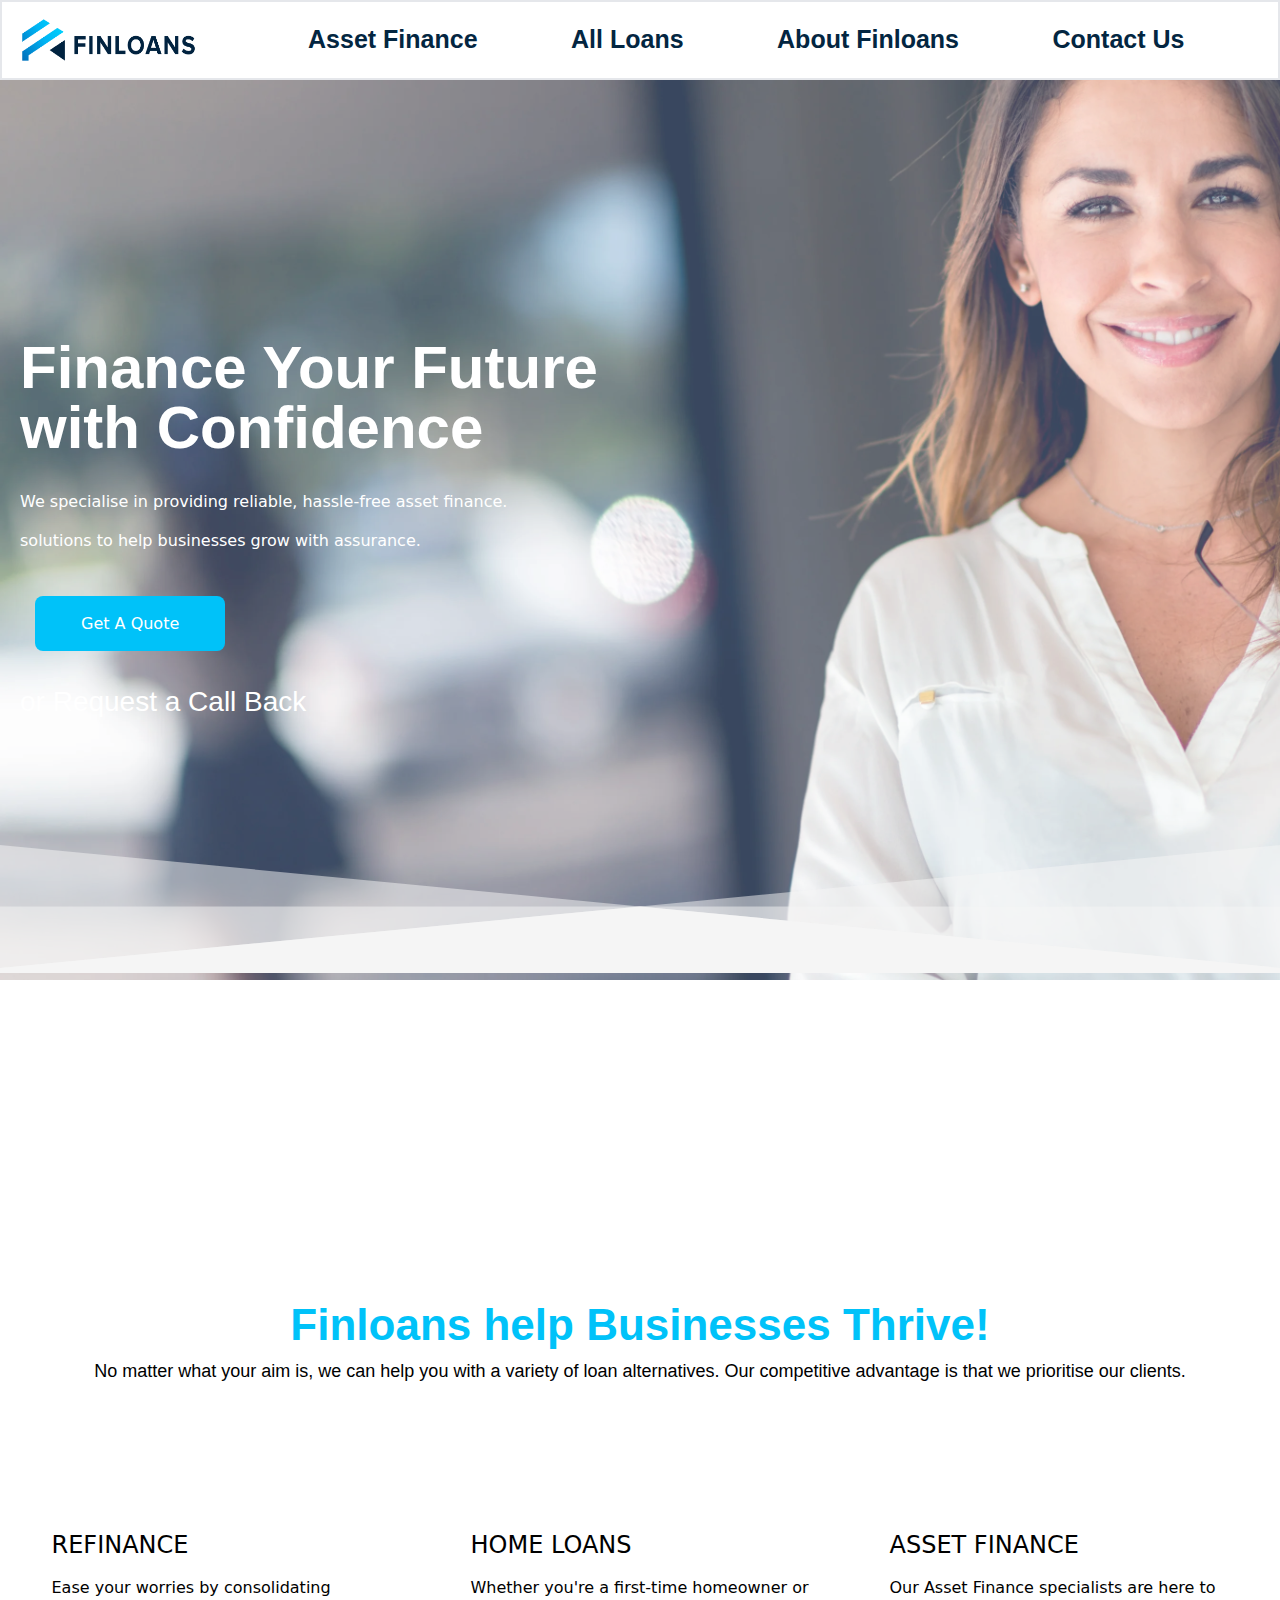
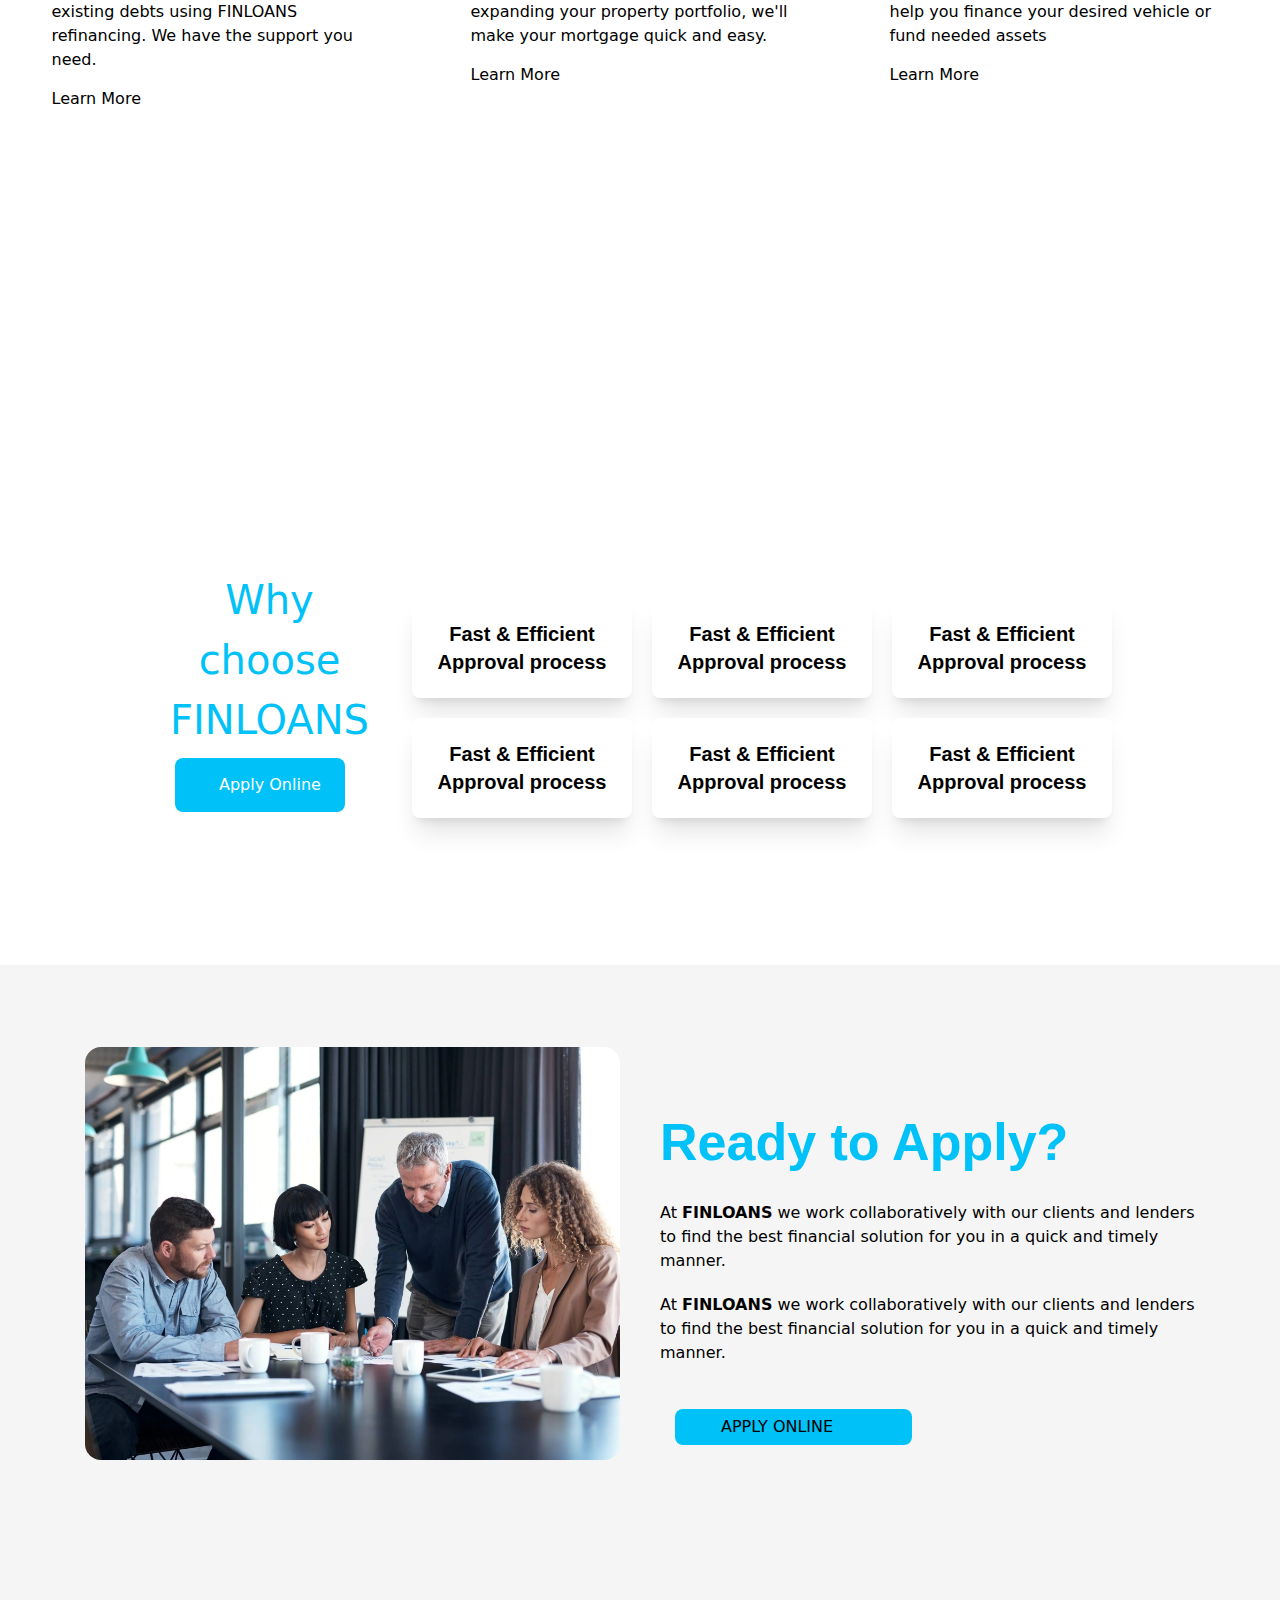
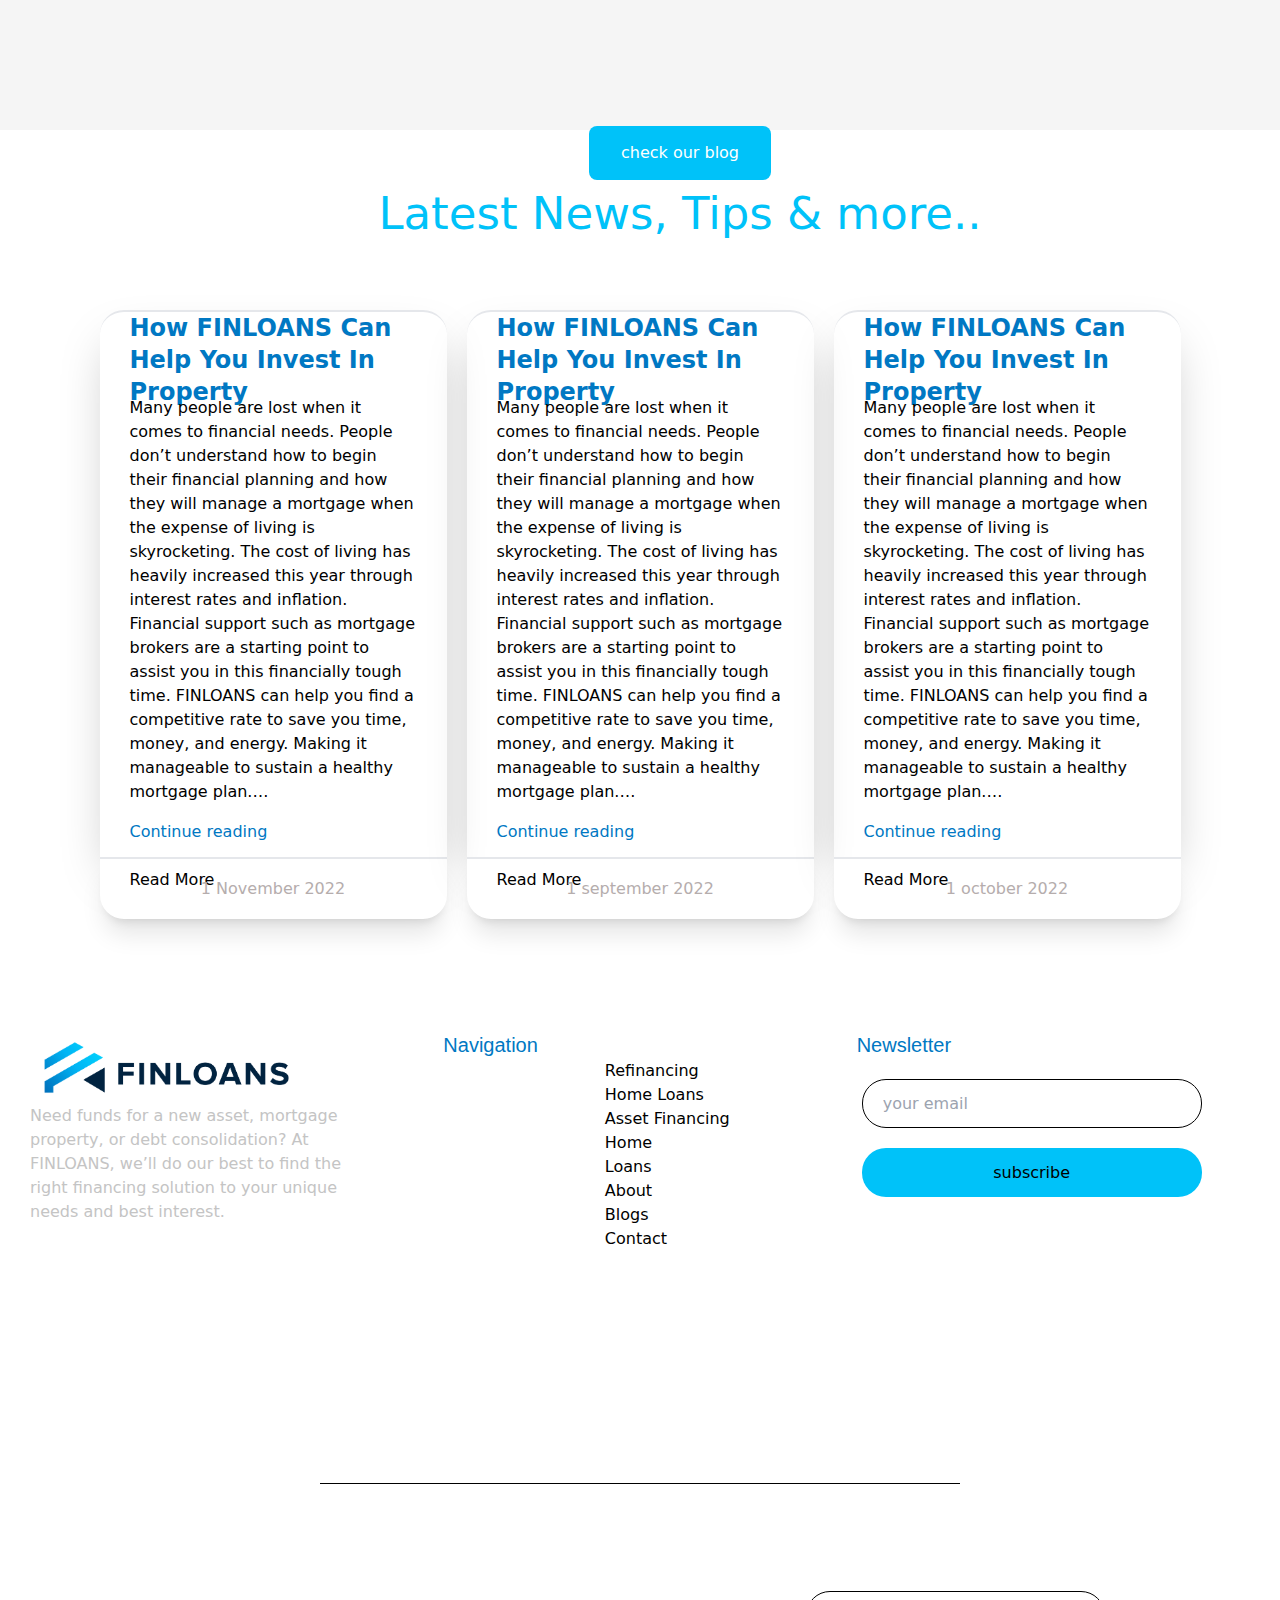
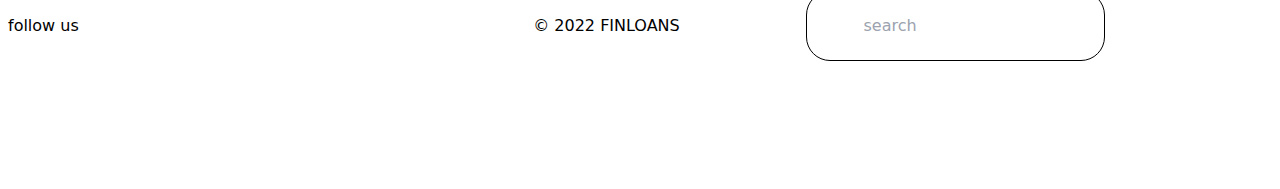
<file: index.html>
<!doctype html>
<html lang="en">
<head>
  <meta charset="UTF-8">
  <meta name="viewport" content="width=device-width, initial-scale=1.0">
  <link href="./style.css" rel="stylesheet">
  <link rel="stylesheet" href="https://cdnjs.cloudflare.com/ajax/libs/font-awesome/6.6.0/css/all.min.css" integrity="sha512-Kc323vGBEqzTmouAECnVceyQqyqdsSiqLQISBL29aUW4U/M7pSPA/gEUZQqv1cwx4OnYxTxve5UMg5GT6L4JJg==" crossorigin="anonymous" referrerpolicy="no-referrer" />
  <title>Finloans</title>
  <style>
    /* General styles */
    .menu-list {
      display: flex;
      flex-direction: row;
      align-items: center;
      height: 100%;
      width: 100%;
    }
    ul li a {
      color: #032641;
      font-size: 25px;
      font-family: 'Lato', sans-serif;
      font-weight: 900;
      padding-top: 12px;
      padding-bottom: 12px;
    }
    li a:hover {
      color: #00C2F9;
      transition: color 0.2s ease-in-out;
    }
    nav svg {
      fill: #032641;
    }
    /* Checkbox hidden by default */
    #side-bar-active {
      display: none;
    }
    /* Open and close buttons hidden on desktop */
    .open-button,
    .close-button {
      display: none;
    }

    /* Mobile styles */
    @media (max-width: 768px) {
      /* Menu list hidden by default */
      .menu-list {
        display: none;
        flex-direction: column;
        align-items: center;
        position: fixed;
        top: 100px;
        background: white;
        width: 100%;
        height: 40%;
        z-index: 10;
      }
      .menu-list li{
        width: 100%;
        border-bottom: .080rem solid black;
        text-align: center;
        height: 25%;
        display: flex;
        align-items: center;
        justify-content: center;
      }

      /* Show open and close buttons on mobile */
      .open-button, .close-button {
        display: block;
        position: absolute;
        top: 20px;
        right: 20px;
        cursor: pointer;
      }

      /* Show menu list when checkbox is checked */
      #side-bar-active:checked ~ .menu-list {
        display: flex;
      }

      /* Hide open button when menu is active */
      #side-bar-active:checked ~ .open-button {
        display: none;
      }

      /* Close button only appears when menu is active */
      #side-bar-active:checked ~ .close-button {
        display: block;
        
      }
    }
  </style>
</head>
<body >
    <!-- Navbar -->
    <header class="bg-white w-full h-20 shadow-lg border-[2px] flex items-center md:justify-between">
      <nav class="container mx-auto w-full h-20 md:flex ">
        <!-- Logo -->
        <div class="h-full w-[255px]">
          <a href="index.html"><img class="h-full w-[219px] p-[10px]" src="img/asset 0.webp" alt="Logo"></a>
        </div>
    
        <!-- Menu List -->
        <input type="checkbox" id="side-bar-active">
        <ul class="menu-list md:w-full md:justify-evenly md:static absolute container mx-auto z-10">
          <li class="inline-block group"><a class="relative" href="asset.html">Asset Finance
            <i class="fa-solid fa-caret-down"></i>
            <ul class="absolute hidden group-hover:block origin-top-right bg-white shadow-lg">
              <li class="block border-black border-b"><a class="font-lato text-base font-normal" href="about.html">industries
                <i class="fa-solid fa-chevron-right"></i>
              </a></li>
              <li class="block "><a class="font-lato text-base font-normal" href="all-loans.html">equipment type
                <i class="fa-solid fa-chevron-right"></i>
              </a></li>
            </ul>
          </a></li>
          <li class="group inline-block"><a class="relative" href="all-loans.html">All Loans
            <i class="fa-solid fa-caret-down"></i>
            <ul class="absolute hidden group-hover:block origin-top-right bg-white shadow-lg">
              <li class="block border-black border-b "><a class="font-lato text-base font-normal" href="about.html">all Loans</a></li>
              <li class="block border-black border-b "><a class="font-lato text-base font-normal" href="all-loans.html">Home Loans</a></li>
              <li class="block border-black border-b "><a class="font-lato text-base font-normal" href="asset.html">Refinancing</a></li>
              <li class="block "><a class="font-lato text-base font-normal" href="asset.html">Investment Loans</a></li>
            </ul>
          </a></li>
          <li><a href="about.html">About Finloans</a></li>
          <li><a href="contact.html">Contact Us</a></li>
        </ul>
    
        <!-- Open Button -->
        <label for="side-bar-active" class="open-button ">
          <svg xmlns="http://www.w3.org/2000/svg" height="40px" viewBox="0 -960 960 960" width="40px">
            <path d="M120-240v-80h720v80H120Zm0-200v-80h720v80H120Zm0-200v-80h720v80H120Z"/>
          </svg>
        </label> 
    
        <!-- Close Button -->
        <label for="side-bar-active" class="close-button">
          <svg class="fill-black " xmlns="http://www.w3.org/2000/svg" height="40px" viewBox="0 -960 960 960" width="40px">
            <path d="m256-200-56-56 224-224-224-224 56-56 224 224 224-224 56 56-224 224 224 224-56 56-224-224-224 224Z"/>
          </svg>
        </label>
      </nav>
    </header>
    <!-- main section -->
<section class="md:h-[100vh] h-[70vh] md:w-full w-auto bg-no-repeat bg-cover relative bg-blend-overlay bg-gray-400" style="background-image: url('img/asset\ 7.webp');">
    <div class="container mx-auto h-full w-full flex items-center justify-center ">
        <div class=" px-5 md:h-full h-auto md:w-full w-auto flex flex-col items-start justify-center text-white md:p-5 md:mr-4 ">
        <h1 class="md:h-[132px] h-auto md:w-fit text-wrap w-auto font-lato font-extrabold md:text-6xl text-3xl mb-5 text-left">
            Finance Your Future <br>
            with Confidence</h1>
        <p class="mb-[15px] md:w-full w-auto">We specialise in providing reliable, hassle-free asset finance.</p>
        <p class="mb-[15px] md:w-full w-auto">solutions to help businesses grow with assurance.</p>
        <div class="md:w-full w-auto md:h-[113px] h-auto pt-[44px] px-[15px] pb-[15px]">
            <a class="capitalize text-white py-[18px] px-[46px] rounded-lg bg-color1 hover:bg-color2 transition-all ease-in duration-200 transform hover:scale-95" href="#">Get a Quote</a>
        </div>
        <div><h2><a class=" font-lato text-[28px] md:w-full w-auto" href="#">or Request a Call Back</a></h2></div>
        </div>
    </div>
    <div class="w-full absolute xl:top-[85vh] lg:top-[89vh] md:top-[92vh] top-[65vh]">
        <svg class=" rotate-180 " xmlns='http://www.w3.org/2000/svg' viewBox='0 0 1000 100' fill='#F5F5F5'><path d='M0 0v100l500-48 500 48V0H0z' opacity='.5'></path><path d='M0 0h1000v52H0z' opacity='.5'></path><path d='M0 0v4l500 48 500-48V0H0z' opacity='.5'></path><path d='M0 0v4l500 48 500-48V0H0z'></path></svg>
    </div>
    </section>
    <!-- section -->
      <!-- what can we do -->
   <section class=" md:my-[95px] md:px[131px] md:h-screen md:w-full h-auto w-auto flex items-center justify-center">
    <div class="container mx-auto md:h-full md:w-full h-auto w-auto flex items-center justify-center">
      <div class="md:h-full md:w-full h-auto w-auto flex items-center justify-center flex-col mx-5 ">
        <h2 class="text-center font-lato text-[44px] text-color1 font-extrabold">Finloans help Businesses Thrive!</h2>
        <h2 class="text-center font-lato text-[18px]">No matter what your aim is, we can help you with a variety of loan alternatives. Our competitive advantage is that we prioritise our clients.</h2>
        <div class=" md:mt[66px] flex md:flex-row flex-col md:mt-16 md:h-[310px] h-auto md:w-full w-auto">
          <div class="md:h-[310px] md:w-[379px] h-auto w-auto mx-5 px-5  flex items-center flex-col">
            <div class="h-20 flex justify-start items-center w-full">
              <i class="h-10 w-10  fa-solid fa-circle-dollar-to-slot"></i>
            </div>
            <div class="mb-[15px]"><h3 class=" text-left w-full mb-[15px] text-2xl">REFINANCE</h3>
              <p>Ease your worries by consolidating existing debts using FINLOANS refinancing. We have the support you need.</p></div>
            <div class="w-full text-left"><span>Learn More</span></div>
          </div>
          <div class="md:h-[310px] md:w-[379px] h-auto w-auto mx-5 px-5 flex items-center flex-col">
            <div class="h-20 flex justify-start items-center w-full">
              <i class="h-10 w-10 fa-solid fa-house-user"></i>
            </div>
            <div class="mb-[15px]"><h3 class=" text-left w-full mb-[15px] text-2xl">HOME LOANS</h3>
              <p>Whether you're a first-time homeowner or expanding your property portfolio, we'll make your mortgage quick and easy.</p></div>
            <div class="w-full text-left"><span>Learn More</span></div>
          </div>
          <div class="md:h-[310px] md:w-[379px] h-auto w-auto mx-5 px-5 flex items-center flex-col">
            <div class="h-20 flex justify-start items-center w-full">
              <i class="h-10 w-10 fa-solid fa-hand-holding-dollar"></i>
            </div>
            <div class="mb-[15px]"><h3 class=" text-left w-full mb-[15px] text-2xl">ASSET FINANCE</h3>
              <p>Our Asset Finance specialists are here to help you finance your desired vehicle or fund needed assets</p></div>
            <div class="w-full text-left"><span>Learn More</span></div>
          </div>
        </div>
      </div>
    </div>
   </section>
   <!-- why choose finloans -->
    <section class="md:h-[495px] h-auto md:w-full w-auto flex content-center items-center md:mt-0 mt-10">
        <div class="container mx-auto md:h-full h-auto md:w-full w-full lg:flex items-center justify-center grid md:grid-cols-2 place-items-center">
            <div class=" md:h-[295px] md:w-[240px] w-full grid-cols-subgrid md:col-span-2 ">
                <div class="md:w-[219px] md:h-[144px] mb-5">
                    <div class="">
                        <h2 class="text-[40px] md:w-[219px] md:h-[144px] text-center text-color1 text-wrap">
                        Why choose FINLOANS
                        </h2>
                    </div>
                        <div class="md:w-full w-auto md:h-[113px] h-auto pt-[44px] px-[15px] pb-[15px] flex">
                            <a class="capitalize text-white py-[15px] pl-[44px] text-left rounded-lg bg-color1 hover:bg-color2 transition-all ease-in duration-200 transform hover:scale-95 flex" href="#">apply online<span class="px-3"><i class="fa-solid fa-arrow-right"></i></span></a>
                        </div>
                </div>
            </div>
            <div class=" md:w-[240px] w-full md:h-[295px] h-[280px] ">
                <div class="md:w-[240px] w-auto md:h-[295px] h-[280px] p-3 flex flex-col justify-center">
                    <div class=" mb-5 md:h-[100px] h-[100px] md:w-[220px] w-full bg-white rounded-lg shadow-xl content-center">
                        <h2 class="text-xl font-bold font-lato text-center">
                            Fast & Efficient Approval process
                        </h2>
                    </div>
                    <div class=" mb-5 md:h-[100px] h-[100px] md:w-[220px] w-full bg-white rounded-lg shadow-xl  content-center">
                        <h2 class="text-xl font-bold font-lato text-center">
                            Fast & Efficient Approval process
                        </h2>
                    </div>
                </div>
            </div>
            <div class=" md:w-[240px] w-full md:h-[295px] h-[280px] ">
                <div class="md:w-[240px] w-auto md:h-[295px] h-[280px] p-3 flex flex-col justify-center">
                    <div class=" mb-5 md:h-[100px] h-[100px] md:w-[220px] w-full bg-white rounded-lg shadow-xl  content-center">
                        <h2 class="text-xl font-bold font-lato text-center">
                            Fast & Efficient Approval process
                        </h2>
                    </div>
                    <div class=" mb-5 md:h-[100px] h-[100px] md:w-[220px] w-full bg-white rounded-lg shadow-xl  content-center">
                        <h2 class="text-xl font-bold font-lato text-center">
                            Fast & Efficient Approval process
                        </h2>
                    </div>
                </div>
            </div>
            <div class=" md:w-[240px] w-full md:h-[295px] h-[280px] ">
                <div class="md:w-[240px] w-auto md:h-[295px] h-[280px] p-3 flex flex-col justify-center">
                    <div class=" mb-5 md:h-[100px] h-[100px] md:w-[220px] w-full bg-white rounded-lg shadow-xl  content-center">
                        <h2 class="text-xl font-bold font-lato text-center ">
                            Fast & Efficient Approval process
                        </h2>
                    </div>
                    <div class=" mb-5 md:h-[100px] h-[100px] md:w-[220px] w-full bg-white rounded-lg shadow-xl  content-center">
                        <h2 class="text-xl font-bold font-lato text-center ">
                            Fast & Efficient Approval process
                        </h2>
                    </div>
                </div>
            </div>
            </div>
        </div>
    </section>
      <!-- finance future -->
  <section class="bg-[#F5F5F5] md:h-[85vh] h-auto w-full md:p-[75px]">
    <div class="container mx-auto md:h-[447px] h-auto w-full">
  <div class="h-full w-full flex md:flex-row flex-col gap-5 items-center justify-center">
    <div class="2nd h-[453px] md:w-[600px] w-full md:p-[10px] px-5 ">
        <div class="h-full w-full flex md:items-start items-end"><img class="rounded-2xl" src="img/asset 8.webp" alt=""></div>
      </div>
    <div class="1st h-[453px] md:w-[600px] w-full md:p-[10px] px-5 flex items-center flex-col justify-center ">
      <div class="md:w-full"><h4 class="font-lato text-[52px] text-color1 font-bold mb-5 text-left ">Ready to Apply?</h4></div>
      <h2 class=" mb-5">At <strong>FINLOANS</strong> we work collaboratively with our clients and lenders to find the best financial solution for you in a quick and timely manner.</h2>
      <h2>At <strong>FINLOANS</strong> we work collaboratively with our clients and lenders to find the best financial solution for you in a quick and timely manner.</h2>
      <div class="h-[54px] w-full px-[15px] pt-11 pb-[15px]">
        <a href="#" class="md:h-full md:w-[237px] w-fit h-fit rounded-lg flex items-center bg-color1 py-[18px] px-[46px]">
          <span>APPLY ONLINE</span>
          <i class="fa-solid fa-arrow-right"></i>
        </a>
      </div>
    </div>
  </div>
    </div>
  </section>
  <!-- Latest News, -->
   <section class="md:w-full md:h-full h-auto bg-white ">
    <div class="container mx-auto md:w-full md:h-full h-auto">
        <div class="md:w-full md:h-full h-auto">
            <div class="md:h-[46px] md:w-full flex md:items-center items-start md:justify-center mx-10 md:mb-5 ">
                <a href="#" class="py-[15px] px-8 bg-color1 hover:bg-color2 text-white rounded-lg">
                    <span>check our blog</span>
                    <span><i class="fa-solid fa-arrow-right"></i></span>
                </a>
            </div>
            <!-- 2nd -->
             <div class="md:h-[54px] h-[88px] md:w-full w-auto md:mb-5 mt-5 mx-10">
                <h3 class="md:text-[45px] text-3xl text-left md:text-center text-color1">Latest News, Tips & more..</h3>
             </div>
             <!-- 3rd -->
              <div class="md:p-5 md:my-[5px] md:h-[681px] md:w-ful md:px-0 px-4">
                <div class="md:h-[614px] w-full flex justify-center gap-5 md:flex-row flex-col">
                    <div class="md:h-full md:w-[347px]">
                        <div class="px-[30px] mt-5 md:h-[547px] w-full rounded-t-3xl shadow-2xl border-t-2 bg-white">
                          <h3 class="md:h-[60px] md:w-full mb-6 "><a class="font-bold text-2xl text-[#0078C3]" href="#">How FINLOANS Can Help You Invest In Property</a></h3>
                          <div class="mb-6">      
                            <p>Many people are lost when it comes to financial needs. People don’t understand how to begin their financial planning and how they will manage a mortgage when the expense of living is skyrocketing. The cost of living has heavily increased this year through interest rates and inflation. Financial support such as mortgage brokers are a starting point to assist you in this financially tough time. FINLOANS can help you find a competitive rate to save you time, money, and energy. Making it manageable to sustain a healthy mortgage plan.…</p>
                            <a href="#" class="mt-4 text-[#0078C3] flex items-center hover:text-black transition-all ease-in duration-200">
                              <span>Continue reading</span>
                            <span class="p-2 content-center "><i class="fa-solid fa-arrow-right"></i></span>
                          </a>
                          </div>
                          <div class=" w-full"><a href="#" class="mb-5 capitalize">read more</a></div>
                        </div>
                        <div class="md:h-[46px] w-full px-[15px] py-[30px] bg-white text-[#B5ADAD] rounded-b-3xl shadow-xl flex items-center justify-center border-t-2">1 November 2022 </div>
                    </div>
                    <!-- 22 -->
                    <div class="md:h-full md:w-[347px]">
                      <div class="px-[30px] mt-5 md:h-[547px] w-full rounded-t-3xl shadow-2xl border-t-2">
                        <h3 class="md:h-[60px] md:w-full mb-6 "><a class="font-bold text-2xl text-[#0078C3]" href="#">How FINLOANS Can Help You Invest In Property</a></h3>
                        <div class="mb-6">      
                          <p>Many people are lost when it comes to financial needs. People don’t understand how to begin their financial planning and how they will manage a mortgage when the expense of living is skyrocketing. The cost of living has heavily increased this year through interest rates and inflation. Financial support such as mortgage brokers are a starting point to assist you in this financially tough time. FINLOANS can help you find a competitive rate to save you time, money, and energy. Making it manageable to sustain a healthy mortgage plan.…</p>
                          <a href="#" class="mt-4 text-[#0078C3] flex items-center hover:text-black transition-all ease-in duration-200">
                            <span>Continue reading</span>
                          <span class="p-2 content-center "><i class="fa-solid fa-arrow-right"></i></span>
                        </a>
                        </div>
                        <div class=" w-full"><a href="#" class="mb-5 capitalize">read more</a></div>
                      </div>
                      <div class="md:h-[46px] w-full px-[15px] py-[30px] text-[#B5ADAD] rounded-b-3xl shadow-xl flex items-center justify-center border-t-2 bg-white">1 september 2022 </div>
                    </div>
                    <!-- 33 -->
                    <div class="md:h-full md:w-[347px]">
                      <div class="px-[30px] mt-5 md:h-[547px] w-full rounded-t-3xl shadow-2xl border-t-2">
                        <h3 class="md:h-[60px] md:w-full mb-6 "><a class="font-bold text-2xl text-[#0078C3]" href="#">How FINLOANS Can Help You Invest In Property</a></h3>
                        <div class="mb-6">      
                          <p>Many people are lost when it comes to financial needs. People don’t understand how to begin their financial planning and how they will manage a mortgage when the expense of living is skyrocketing. The cost of living has heavily increased this year through interest rates and inflation. Financial support such as mortgage brokers are a starting point to assist you in this financially tough time. FINLOANS can help you find a competitive rate to save you time, money, and energy. Making it manageable to sustain a healthy mortgage plan.…</p>
                          <a href="#" class="mt-4 text-[#0078C3] flex items-center hover:text-black transition-all ease-in duration-200">
                            <span>Continue reading</span>
                          <span class="p-2 content-center "><i class="fa-solid fa-arrow-right"></i></span>
                        </a>
                        </div>
                        <div class=" w-full"><a href="#" class="mb-5 capitalize">read more</a></div>
                      </div>
                      <div class="md:h-[46px] w-full px-[15px] py-[30px] text-[#B5ADAD] rounded-b-3xl shadow-xl flex items-center justify-center border-t-2 bg-white">1 october 2022 </div>
                    </div>
                </div>
              </div>
        </div>
    </div>
   </section>
<!-- footer -->
<section class=" md:h-[600px] h-auto md:w-full w-auto mt-5 ">
  <div class=" md:pt-[50px] md:pb-[5px] py-[30px] px-5 md:h-[485px] h-auto md:w-full w-auto">
    <div class="container mx-auto md:h-full h-auto md:w-full w-auto md:grid md:grid-cols-3 grid-rows-3">
      <div class=" md:h-[370px] h-auto md:w-[415px] w-full"> 
        <div class="md:mr-[83.17px] p-[10px]">
          <div class="w-full h-[73px]"><img class="h-full w-[273px]" src="img/asset 0.webp" alt=""></div>
          <p class="mb-[15px] text-[#C4C4C4]">Need funds for a new asset, mortgage property, or debt consolidation? At FINLOANS, we’ll do our best to find the right financing solution to your unique needs and best interest.</p>

        </div>
      </div>
      <div class=" md:h-[370px] h-auto md:w-[343px] w-full p-[10px]">
        <h4 class="capitalize font-lato text-xl text-[#0078C3]">navigation</h4>
        <div class="grid grid-cols-2">
          <div></div>
          <div>
            
            <ul>
              <li><i class=" text-[#C4C4C4] fa-solid fa-caret-right"></i><span>Refinancing</span></li>
              <li><i class=" text-[#C4C4C4] fa-solid fa-caret-right"></i><span>Home Loans</span></li>
              <li><i class=" text-[#C4C4C4] fa-solid fa-caret-right"></i><span>Asset Financing</span></li>
              <li><i class=" text-[#C4C4C4] fa-solid fa-caret-right"></i><span>Home</span></li>
              <li><i class=" text-[#C4C4C4] fa-solid fa-caret-right"></i><span>Loans</span></li>
              <li><i class=" text-[#C4C4C4] fa-solid fa-caret-right"></i><span>About</span></li>
              <li><i class=" text-[#C4C4C4] fa-solid fa-caret-right"></i><span>Blogs</span></li>
              <li><i class=" text-[#C4C4C4] fa-solid fa-caret-right"></i><span>Contact</span></li>
              <li></li>
            </ul>
          </div>
        </div>
      </div>
      <div class=" md:h-[379px] h-auto md:w-[370px] w-full p-[10px]">
        <h4 class="capitalize font-lato text-xl text-[#0078C3] mb-5">newsletter</h4>
        <div class="h-[49px] w-full mb-[10px] px-[5px]">
          <input class="border-black border-[1px] rounded-3xl py-[15px] px-5 h-full w-full" type="text" placeholder="your email">
        </div>
        <div class="mb-[10px] px-[5px]">
          <button class="mt-[10px] px-6 bg-color1 h-[49px] w-full rounded-3xl"> subscribe</button>
        </div>
      </div>
    </div>
  </div>
  <!-- line divider -->
  <div class="h-[60px] py-[27px]  flex justify-center">
    <hr class="border-black border[6px] w-[50vw]">
  </div>
              </div>
            </div>
          </section>
        </div>
      </div>
    </div>
  </div>
 </section>
 <!-- !-- lower -->
  <div class=" md:h[151px] h-auto md:w-full w-auto mb-[31.78px] md:mt-0 mt-28">
    <div class="container mx-auto md:h-full md:w-full h-auto w-auto">
      <div>
        <div>
          <section class="flex justify-center md:h-full md:w-full h-auto w-auto">
            <div class="flex items-center md:flex-row flex-col mt-5 px-2 pb-24 h-auto w-full">
              <div class="md:h-[70px] md:w-[399px] w-full flex items-center md:flex-row flex-col">
                <h2 class="text-center mr-5">follow us</h2>
                <div><span><i class=" h-[30px] w-[30px] hover:text-color1 transition-all ease-in fa-brands fa-facebook"></i></span>
                  <span><i class=" h-[30px] w-[30px] hover:text-color1 transition-all ease-in fa-brands fa-instagram"></i></span>
                  <span><i class=" h-[30px] w-[30px] hover:text-color1 transition-all ease-in fa-brands fa-linkedin"></i></span></div>
              </div>
              <div class="h-[70px] md:w-[399px] w-full flex items-center justify-center md:flex-row">
                <h2>© 2022 FINLOANS</h2>
              </div>
              <div class="h-[70px] md:w-[399px] w-full">
                <div class="">
                  <div class="h-[70px] md:w-[299px] w-auto bg-white flex items-center justify-center md:flex-row border-black border-[1px] rounded-3xl py-[15px] px-5 gap-4 ">
                    <i class=" text-[#8D7C81] fa-solid fa-magnifying-glass"></i>
                    <input class="bg-white" type="text" placeholder="search">
                  </div>
                </div>
</body>
</html>
</file>
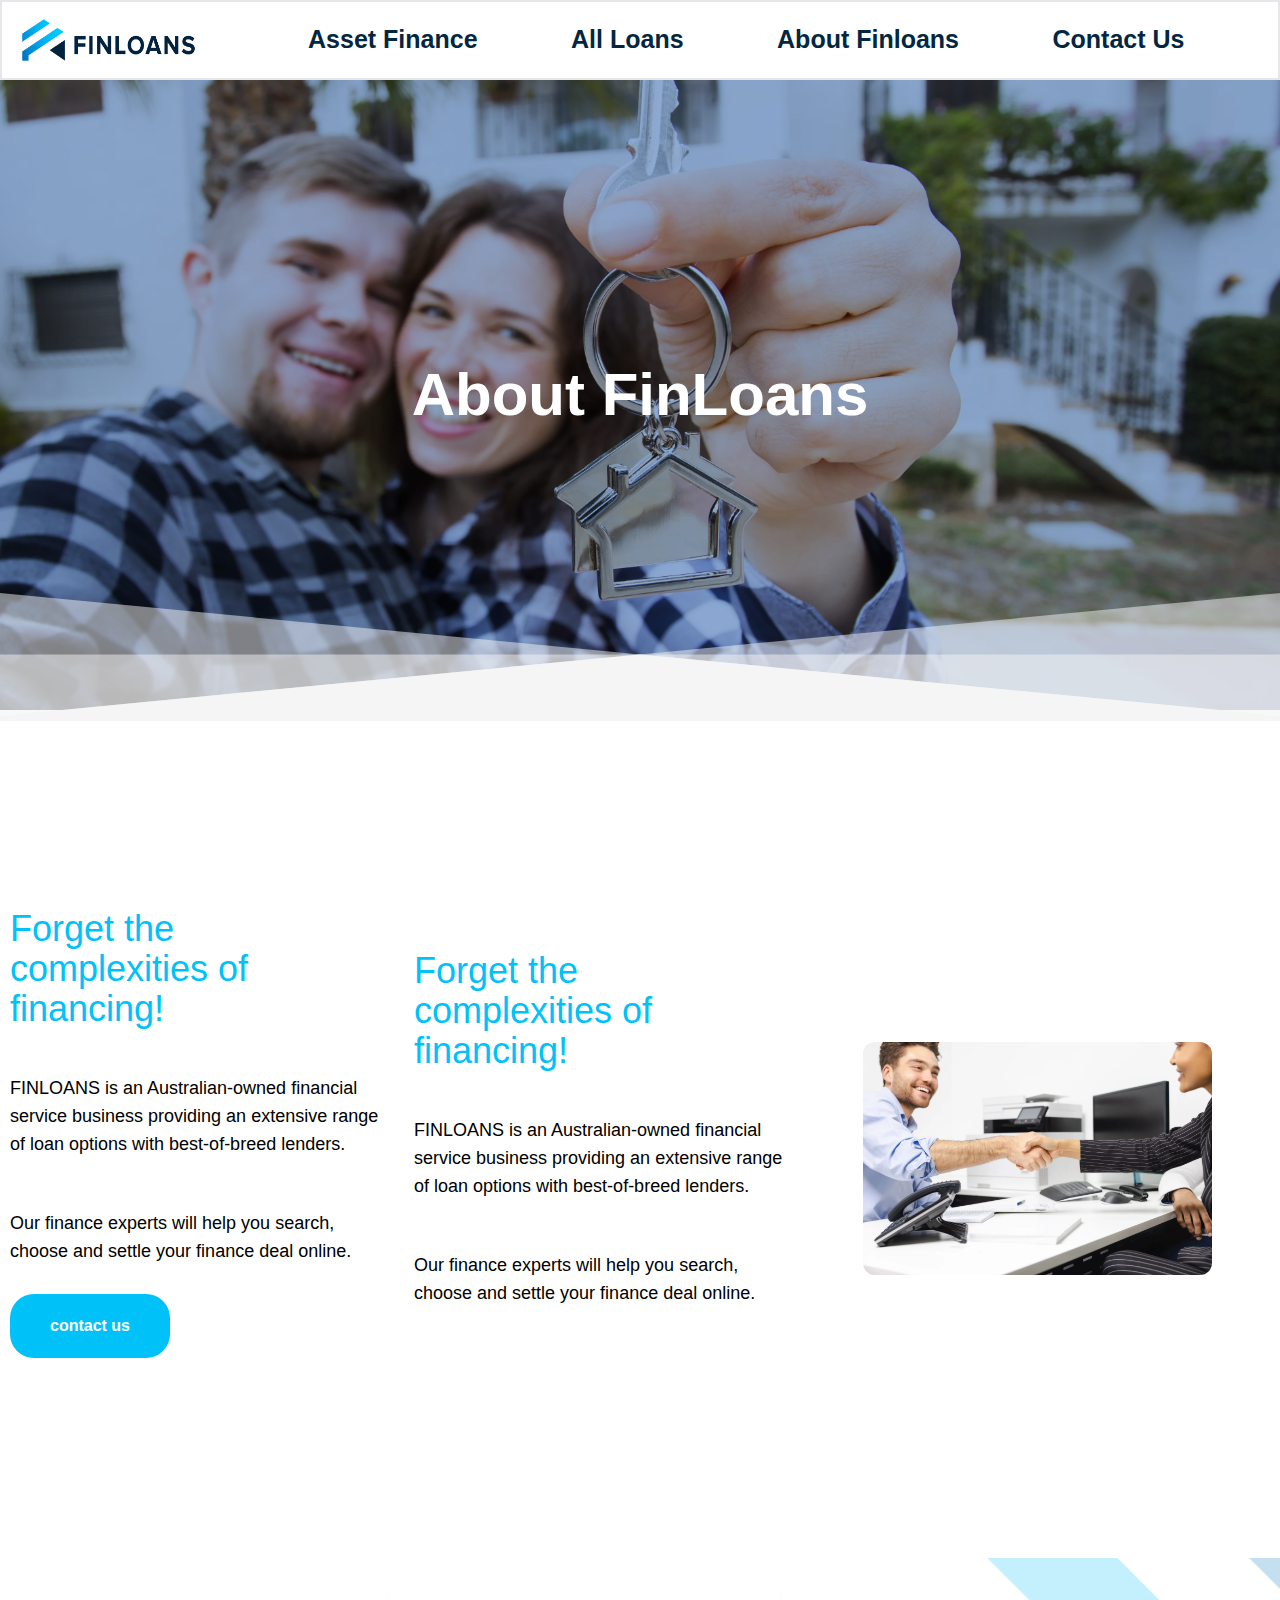
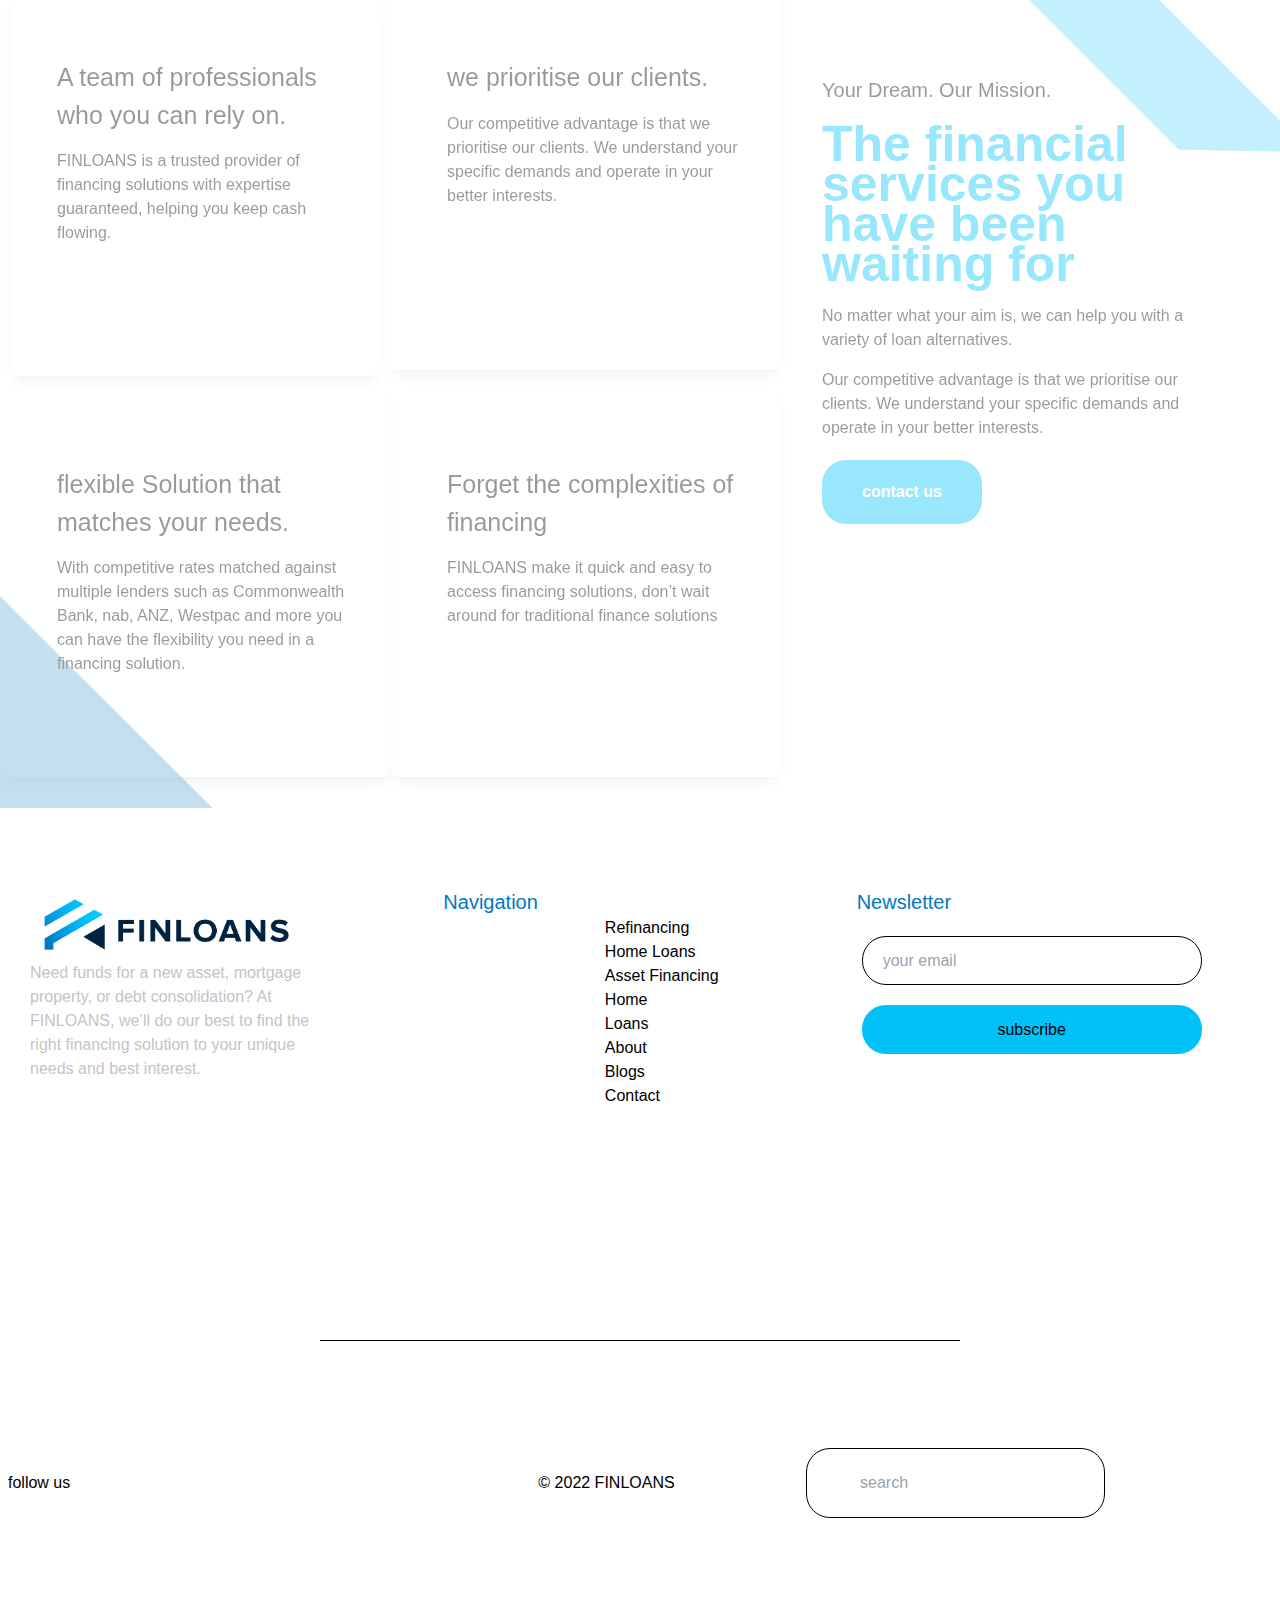
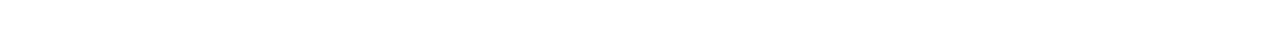
<file: about.html>
<!doctype html>
<html lang="en">
<head>
  <meta charset="UTF-8">
  <meta name="viewport" content="width=device-width, initial-scale=1.0">
  <link href="style.css" rel="stylesheet">
  <link rel="stylesheet" href="https://cdnjs.cloudflare.com/ajax/libs/font-awesome/6.6.0/css/all.min.css" integrity="sha512-Kc323vGBEqzTmouAECnVceyQqyqdsSiqLQISBL29aUW4U/M7pSPA/gEUZQqv1cwx4OnYxTxve5UMg5GT6L4JJg==" crossorigin="anonymous" referrerpolicy="no-referrer" />
  <title>Finloans</title>
  <style>
    /* General styles */
    .menu-list {
      display: flex;
      flex-direction: row;
      align-items: center;
      height: 100%;
      width: 100%;
    }
    ul li a {
      color: #032641;
      font-size: 25px;
      font-family: 'Lato', sans-serif;
      font-weight: 900;
      padding-top: 12px;
      padding-bottom: 12px;
    }
    li a:hover {
      color: #00C2F9;
      transition: color 0.2s ease-in-out;
    }
    nav svg {
      fill: #032641;
    }
    /* Checkbox hidden by default */
    #side-bar-active {
      display: none;
    }
    /* Open and close buttons hidden on desktop */
    .open-button,
    .close-button {
      display: none;
    }

    /* Mobile styles */
    @media (max-width: 768px) {
      /* Menu list hidden by default */
      .menu-list {
        display: none;
        flex-direction: column;
        align-items: center;
        position: fixed;
        top: 100px;
        background: white;
        width: 100%;
        height: 40%;
        z-index: 10;
      }
      .menu-list li{
        width: 100%;
        border-bottom: .080rem solid black;
        text-align: center;
        height: 25%;
        display: flex;
        align-items: center;
        justify-content: center;
      }

      /* Show open and close buttons on mobile */
      .open-button, .close-button {
        display: block;
        position: absolute;
        top: 20px;
        right: 20px;
        cursor: pointer;
      }

      /* Show menu list when checkbox is checked */
      #side-bar-active:checked ~ .menu-list {
        display: flex;
      }

      /* Hide open button when menu is active */
      #side-bar-active:checked ~ .open-button {
        display: none;
      }

      /* Close button only appears when menu is active */
      #side-bar-active:checked ~ .close-button {
        display: block;
        
      }
    }
  </style>
</head>
<body class="font-lato">
    <!-- Navbar -->
    <header class="bg-white w-full h-20 shadow-lg border-[2px] flex items-center md:justify-between">
      <nav class="container mx-auto w-full h-20 md:flex ">
        <!-- Logo -->
        <div class="h-full w-[255px]">
          <a href="index.html"><img class="h-full w-[219px] p-[10px]" src="img/asset 0.webp" alt="Logo"></a>
        </div>
    
        <!-- Menu List -->
        <input type="checkbox" id="side-bar-active">
        <ul class="menu-list md:w-full md:justify-evenly md:static absolute container mx-auto z-10">
          <li class="inline-block group"><a class="relative" href="asset.html">Asset Finance
            <i class="fa-solid fa-caret-down"></i>
            <ul class="absolute hidden group-hover:block origin-top-right bg-white shadow-lg">
              <li class="block border-black border-b"><a class="font-lato text-base font-normal" href="about.html">industries
                <i class="fa-solid fa-chevron-right"></i>
              </a></li>
              <li class="block "><a class="font-lato text-base font-normal" href="all-loans.html">equipment type
                <i class="fa-solid fa-chevron-right"></i>
              </a></li>
            </ul>
          </a></li>
          <li class="group inline-block"><a class="relative" href="all-loans.html">All Loans
            <i class="fa-solid fa-caret-down"></i>
            <ul class="absolute hidden group-hover:block origin-top-right bg-white shadow-lg">
              <li class="block border-black border-b "><a class="font-lato text-base font-normal" href="about.html">all Loans</a></li>
              <li class="block border-black border-b "><a class="font-lato text-base font-normal" href="all-loans.html">Home Loans</a></li>
              <li class="block border-black border-b "><a class="font-lato text-base font-normal" href="asset.html">Refinancing</a></li>
              <li class="block "><a class="font-lato text-base font-normal" href="asset.html">Investment Loans</a></li>
            </ul>
          </a></li>
          <li><a href="about.html">About Finloans</a></li>
          <li><a href="contact.html">Contact Us</a></li>
        </ul>
    
        <!-- Open Button -->
        <label for="side-bar-active" class="open-button ">
          <svg xmlns="http://www.w3.org/2000/svg" height="40px" viewBox="0 -960 960 960" width="40px">
            <path d="M120-240v-80h720v80H120Zm0-200v-80h720v80H120Zm0-200v-80h720v80H120Z"/>
          </svg>
        </label> 
    
        <!-- Close Button -->
        <label for="side-bar-active" class="close-button">
          <svg class="fill-black " xmlns="http://www.w3.org/2000/svg" height="40px" viewBox="0 -960 960 960" width="40px">
            <path d="m256-200-56-56 224-224-224-224 56-56 224 224 224-224 56 56-224 224 224 224-56 56-224-224-224 224Z"/>
          </svg>
        </label>
      </nav>
    </header>
<!-- main section -->
<section class="md:h-[70vh] h-[50vh] md:w-full w-auto bg-no-repeat bg-cover relative bg-blend-overlay bg-slate-600" style="background-image: url('img/asset\ 2.webp');">
<div class="container mx-auto h-full w-full flex items-center justify-center">
  <div class="md:p-3 p-9 flex items-center justify-center md:w-full md:h-fit min-h-full min-w-full">
    <h1 class=" md:text-6xl text-2xl font-lato font-extrabold capitalize text-white text-center text-shadow-lg">About FinLoans</h1>
  </div>
</div>
<div class="w-full absolute xl:lg:top-[57vh] lg:top-[57vh] md:top-[59vh] top-[45vh]">
  <svg class=" rotate-180 " xmlns='http://www.w3.org/2000/svg' viewBox='0 0 1000 100' fill='#F5F5F5'><path d='M0 0v100l500-48 500 48V0H0z' opacity='.5'></path><path d='M0 0h1000v52H0z' opacity='.5'></path><path d='M0 0v4l500 48 500-48V0H0z' opacity='.5'></path><path d='M0 0v4l500 48 500-48V0H0z'></path></svg>
</div>
</section>
<!-- Quick Easy Loans -->
<section class="md:h-[800px] h-auto md:w-full w-auto mt-12 ">
    <div class="container mx-auto md:h-full h-auto md:w-full w-auto flex md:flex-row flex-col items-center justify-center gap-3">
        <div class=" md:h-[518px] h-auto md:w-[399px] w-full">
            <div class="md:h-full h-auto md:w-[379px] w-auto p-[10px]">
                <div class="w-full h-[145px] mb-5">
                    <h2 class="font-lato text-4xl text-color1">Forget the complexities of financing!</h2>
                </div>
                <div class="md:w-[379px]  w-auto md:h-[115px] h-auto mb-5">
                    <p class="mb-[15px]">
                        <span class="text-lg">FINLOANS is an Australian-owned financial service business providing an extensive range of loan options with best-of-breed lenders.</span></p></div>
                <div class="md:w-[379px] w-auto  md:h-[65px] h-auto mb-5">
                    <p class="mb-[15px]">
                        <span class="text-lg">Our finance experts will help you search, choose and settle your finance deal online.</span></p>
                    </div>
                    <div><button class="py-5 px-10 bg-color1 hover:bg-color2 transition-all duration-200 ease-in transform hover:scale-95 rounded-3xl text-white font-lato font-bold"><a href="#">contact us<span><i class="fa-solid fa-arrow-right"></i></span></a></button></div>
            </div>
        </div>
        <!-- above 1st div -->
        <div class=" md:h-[435px] h-auto md:w-[399px] w-full">
            <div class="md:h-full h-auto md:w-[379px] w-auto p-[10px]">
                <div class="w-full h-[145px] mb-5">
                    <h2 class="font-lato text-4xl text-color1">Forget the complexities of financing!</h2>
                </div>
                <div class="md:w-[379px]  w-auto md:h-[115px] h-auto mb-5">
                    <p class="mb-[15px]">
                        <span class="text-lg">FINLOANS is an Australian-owned financial service business providing an extensive range of loan options with best-of-breed lenders.</span></p></div>
                <div class="md:w-[379px] w-auto  md:h-[65px] h-auto mb-5">
                    <p class="mb-[15px]">
                        <span class="text-lg">Our finance experts will help you search, choose and settle your finance deal online.</span></p>
                    </div>
            </div>
        </div>
        <div class=" md:h-[253px] h-auto md:w-[399px] w-full md:mx-10" >
            <div class=" md:h-full h-auto md:w-[379px] w-auto p-[10px] flex justify-center">
                <img class="rounded-xl" src="img/asset 4.webp" alt="">
            </div>
        </div>
    </div>
</section>
<!-- financial services -->
 <section class="md:h-[850px] h-auto md:w-[100vw] w-auto bg-blend-overlay bg-cover bg-no-repeat opacity-40" style="background-image: url('img/asset\ 6.webp');">
<div class="container mx-auto md:h-full h-auto md:w-full w-auto  flex md:flex-row flex-col items-center">
    <div class=" md:h-[814px] md:w-[780px] flex flex-wrap  ">
        <div class="md:w-[390px] w-full md:h-[389px] flex md:flex-row">
            <div class="md:h-full md:w-full m-[11px] py-[72px] px-[46px] rounded-lg shadow-lg">
                <div class="mb-[15px] w-full">
                    <h4 class="font-lato text-[25px]">A team of professionals who you can rely on. </h4>
                </div>
                <p class="mb-[15px] w-full">
                    <span>FINLOANS is a trusted provider of financing solutions with expertise guaranteed, helping you keep cash flowing.</span>
                </p>
            </div>

        </div>
        <div class="md:w-[390px] w-full md:h-[394px] h-auto rounded-lg shadow-lg">
            <div class="md:h-full md:w-full m-[11px] py-[72px] px-[46px]">
                <div class="mb-[15px] w-full">
                    <h4 class="font-lato text-[25px]">we prioritise our clients.</h4>
                </div>
                <p class="mb-[15px] w-full">
                    <span>Our competitive advantage is that we prioritise our clients. We understand your specific demands and operate in your better interests.</span>
                </p>
            </div>

        </div>
        <div class="md:w-[390px] w-full md:h-[394px] h-auto rounded-lg shadow-lg">
            <div class="md:h-full md:w-full m-[11px] py-[72px] px-[46px]">
                <div class="mb-[15px] w-full">
                    <h4 class="font-lato text-[25px]">flexible Solution that matches your needs. </h4>
                </div>
                <p class="mb-[15px] w-full">
                    <span>With competitive rates matched against multiple lenders such as Commonwealth Bank, nab, ANZ, Westpac and more you can have the flexibility you need in a financing solution.</span>
                </p>
            </div>

        </div>
        <div class="md:w-[390px] w-full md:h-[394px] h-auto rounded-lg shadow-lg">
            <div class="md:h-full md:w-full m-[11px] py-[72px] px-[46px]">
                <div class="mb-[15px] w-full">
                    <h4 class="font-lato text-[25px]">Forget the complexities of financing </h4>
                </div>
                <p class="mb-[15px] w-full">
                    <span>FINLOANS make it quick and easy to access financing solutions, don’t wait around for traditional finance solutions</span>
                </p>
            </div>

        </div>
    </div>
    <div class=" md:h-[614px] h-auto md:w-[420px] w-auto">
        <div class="md:h-full h-auto md:w-full w-auto pl-[42px]">
            <div class=" md:w-full w-auto h-auto mb-5"><h3 class="font-lato text-xl">Your Dream. Our Mission.</h3></div>
            <div class="w-full mb-5"><h2 class=" font-lato font-bold md:text-[50px] text-3xl text-color1 leading-10">The financial services you have been waiting for</h2></div>
            <div class="w-full mb-5">
                <p class="mb-4">No matter what your aim is, we can help you with a variety of loan alternatives.</p>
                <p class="mb-4">Our competitive advantage is that we prioritise our clients. We understand your specific demands and operate in your better interests.</p>
            </div>
            <div><button class="py-5 px-10 bg-color1 hover:bg-color2 transition-all duration-200 ease-in transform hover:scale-95 rounded-3xl text-white font-lato font-bold"><a href="#">contact us<span><i class="fa-solid fa-arrow-right"></i></span></a></button></div>

        </div>
    </div>
</div>
 </section>
<!-- footer -->
<section class=" md:h-[600px] h-auto md:w-full w-auto mt-5 ">
    <div class=" md:pt-[50px] md:pb-[5px] py-[30px] px-5 md:h-[485px] h-auto md:w-full w-auto">
      <div class="container mx-auto md:h-full h-auto md:w-full w-auto md:grid md:grid-cols-3 grid-rows-3">
        <div class=" md:h-[370px] h-auto md:w-[415px] w-full"> 
          <div class="md:mr-[83.17px] p-[10px]">
            <div class="w-full h-[73px]"><img class="h-full w-[273px]" src="img/asset 0.webp" alt=""></div>
            <p class="mb-[15px] text-[#C4C4C4]">Need funds for a new asset, mortgage property, or debt consolidation? At FINLOANS, we’ll do our best to find the right financing solution to your unique needs and best interest.</p>
  
          </div>
        </div>
        <div class=" md:h-[370px] h-auto md:w-[343px] w-full p-[10px]">
          <h4 class="capitalize font-lato text-xl text-[#0078C3]">navigation</h4>
          <div class="grid grid-cols-2">
            <div></div>
            <div>
              
              <ul>
                <li><i class=" text-[#C4C4C4] fa-solid fa-caret-right"></i><span>Refinancing</span></li>
                <li><i class=" text-[#C4C4C4] fa-solid fa-caret-right"></i><span>Home Loans</span></li>
                <li><i class=" text-[#C4C4C4] fa-solid fa-caret-right"></i><span>Asset Financing</span></li>
                <li><i class=" text-[#C4C4C4] fa-solid fa-caret-right"></i><span>Home</span></li>
                <li><i class=" text-[#C4C4C4] fa-solid fa-caret-right"></i><span>Loans</span></li>
                <li><i class=" text-[#C4C4C4] fa-solid fa-caret-right"></i><span>About</span></li>
                <li><i class=" text-[#C4C4C4] fa-solid fa-caret-right"></i><span>Blogs</span></li>
                <li><i class=" text-[#C4C4C4] fa-solid fa-caret-right"></i><span>Contact</span></li>
                <li></li>
              </ul>
            </div>
          </div>
        </div>
        <div class=" md:h-[379px] h-auto md:w-[370px] w-full p-[10px]">
          <h4 class="capitalize font-lato text-xl text-[#0078C3] mb-5">newsletter</h4>
          <div class="h-[49px] w-full mb-[10px] px-[5px]">
            <input class="border-black border-[1px] rounded-3xl py-[15px] px-5 h-full w-full" type="text" placeholder="your email">
          </div>
          <div class="mb-[10px] px-[5px]">
            <button class="mt-[10px] px-6 bg-color1 h-[49px] w-full rounded-3xl"> subscribe</button>
          </div>
        </div>
      </div>
    </div>
    <!-- line divider -->
    <div class="h-[60px] py-[27px]  flex justify-center">
      <hr class="border-black border[6px] w-[50vw]">
    </div>
                </div>
              </div>
            </section>
          </div>
        </div>
      </div>
    </div>
   </section>
   <!-- !-- lower -->
    <div class=" md:h[151px] h-auto md:w-full w-auto mb-[31.78px] md:mt-0 mt-28">
      <div class="container mx-auto md:h-full md:w-full h-auto w-auto">
        <div>
          <div>
            <section class="flex justify-center md:h-full md:w-full h-auto w-auto">
              <div class="flex items-center md:flex-row flex-col mt-5 px-2 pb-24 h-auto w-full">
                <div class="md:h-[70px] md:w-[399px] w-full flex items-center md:flex-row flex-col">
                  <h2 class="text-center mr-5">follow us</h2>
                  <div><span><i class=" h-[30px] w-[30px] hover:text-color1 transition-all ease-in fa-brands fa-facebook"></i></span>
                    <span><i class=" h-[30px] w-[30px] hover:text-color1 transition-all ease-in fa-brands fa-instagram"></i></span>
                    <span><i class=" h-[30px] w-[30px] hover:text-color1 transition-all ease-in fa-brands fa-linkedin"></i></span></div>
                </div>
                <div class="h-[70px] md:w-[399px] w-full flex items-center justify-center md:flex-row">
                  <h2>© 2022 FINLOANS</h2>
                </div>
                <div class="h-[70px] md:w-[399px] w-full">
                  <div class="">
                    <div class="h-[70px] md:w-[299px] w-auto bg-white flex items-center justify-center md:flex-row border-black border-[1px] rounded-3xl py-[15px] px-5 gap-4 ">
                      <i class=" text-[#8D7C81] fa-solid fa-magnifying-glass"></i>
                      <input class="bg-white" type="text" placeholder="search">
                    </div>
                  </div>
</body>
</html>
</file>
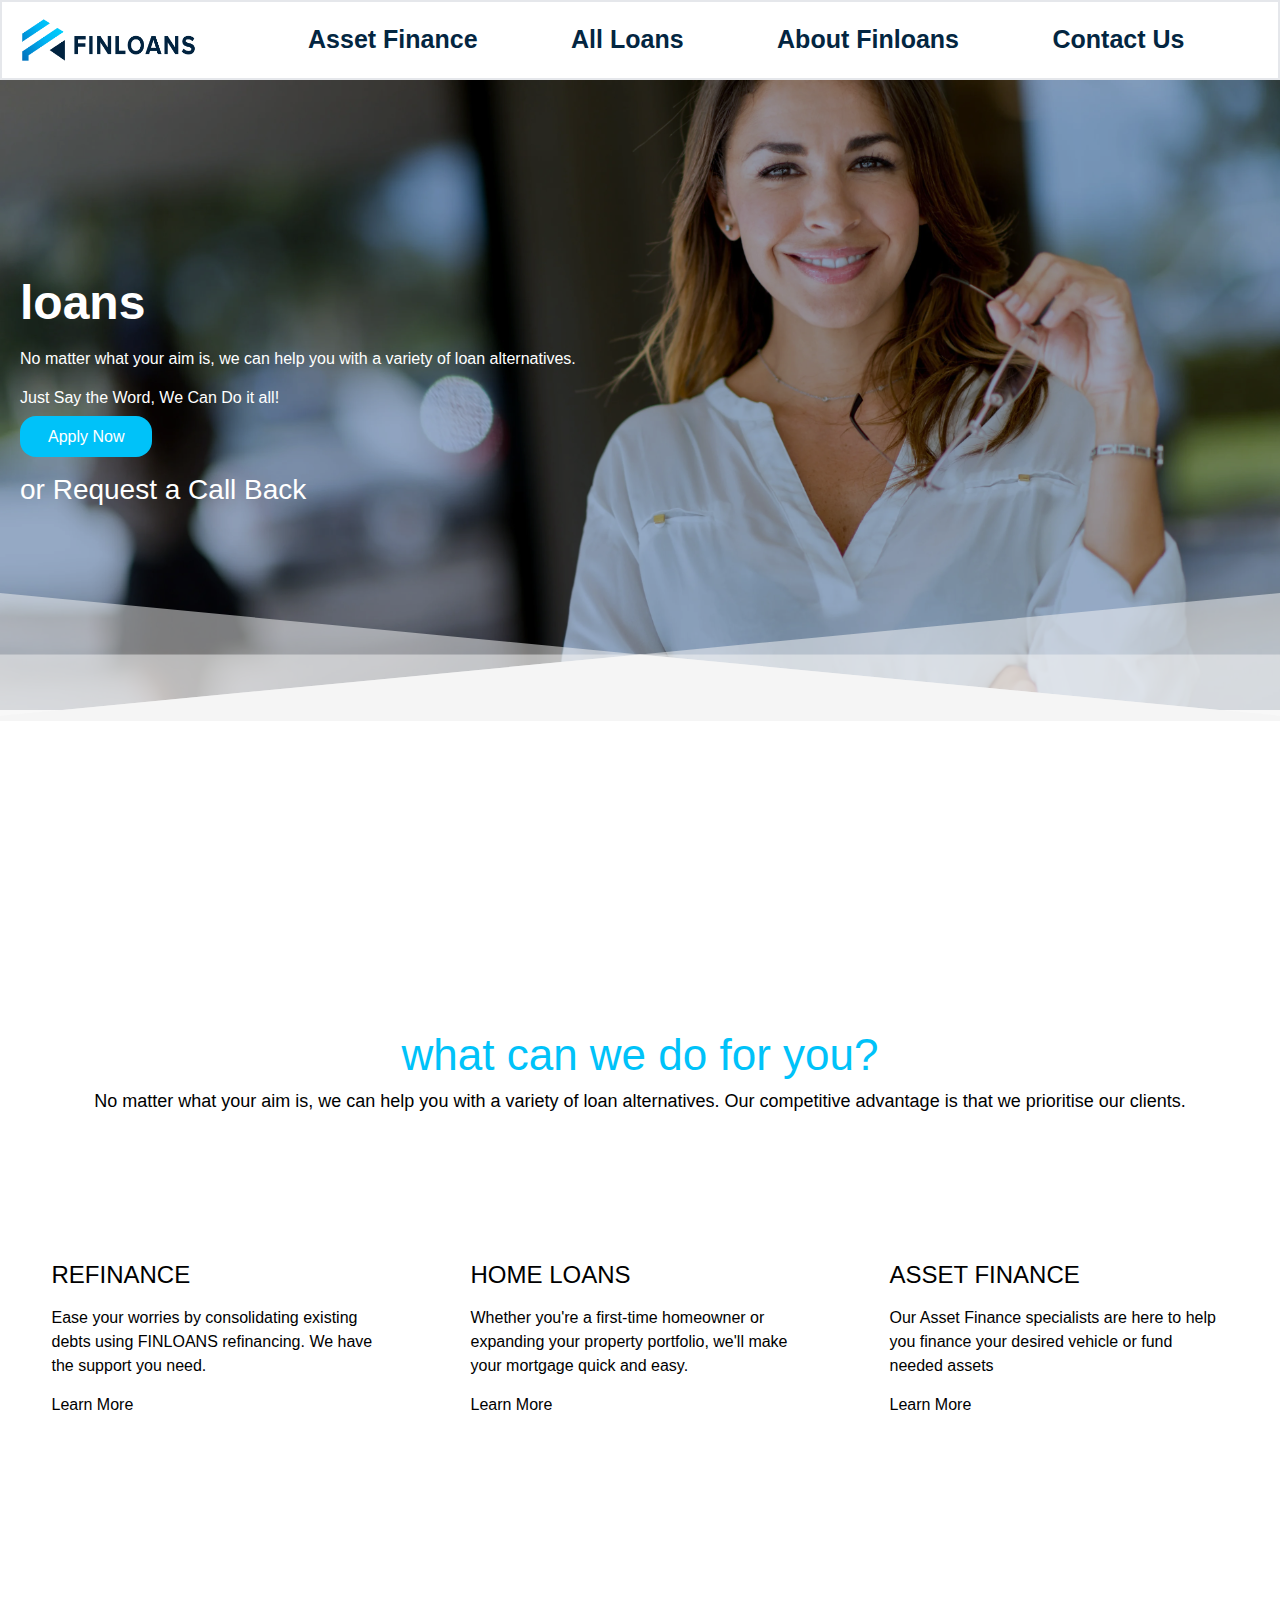
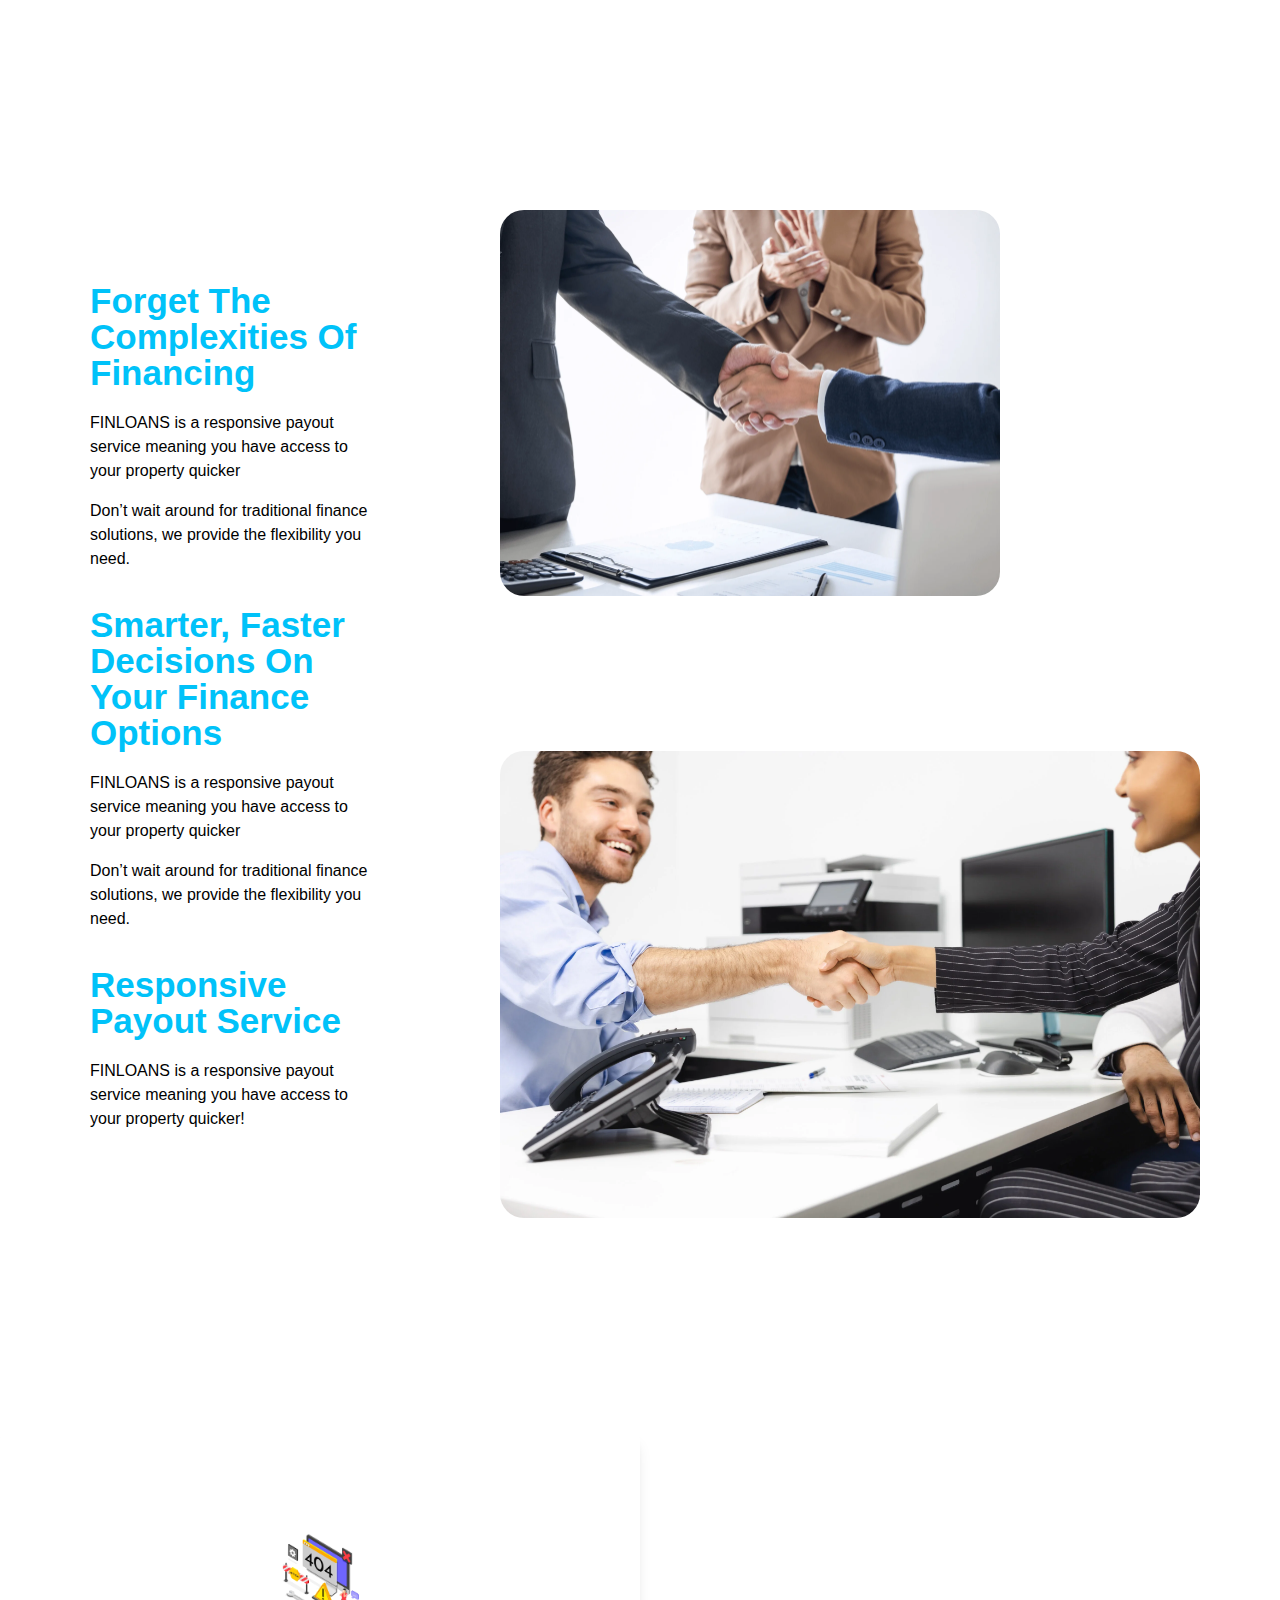
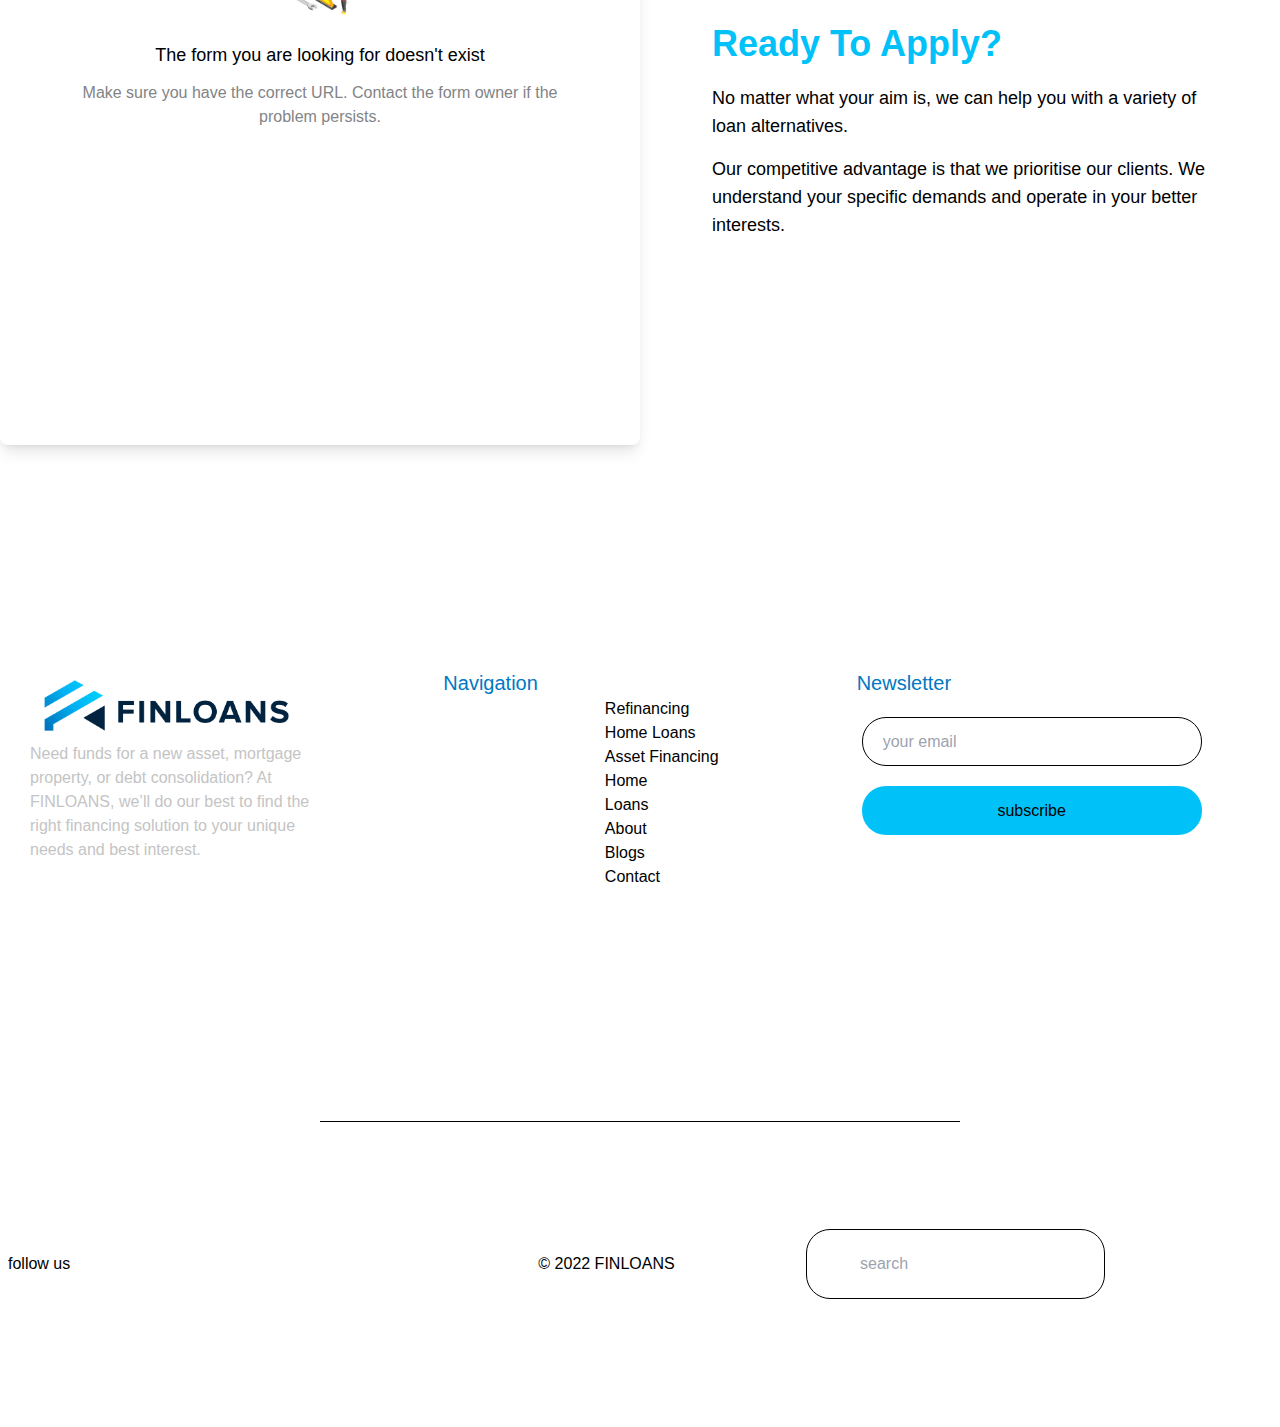
<file: all-loans.html>
<!doctype html>
<html lang="en">
<head>
  <meta charset="UTF-8">
  <meta name="viewport" content="width=device-width, initial-scale=1.0">
  <link href="style.css" rel="stylesheet">
  <link rel="stylesheet" href="https://cdnjs.cloudflare.com/ajax/libs/font-awesome/6.6.0/css/all.min.css" integrity="sha512-Kc323vGBEqzTmouAECnVceyQqyqdsSiqLQISBL29aUW4U/M7pSPA/gEUZQqv1cwx4OnYxTxve5UMg5GT6L4JJg==" crossorigin="anonymous" referrerpolicy="no-referrer" />
  <title>Finloans</title>
  <style>
    /* General styles */
    .menu-list {
      display: flex;
      flex-direction: row;
      align-items: center;
      height: 100%;
      width: 100%;
    }
    ul li a {
      color: #032641;
      font-size: 25px;
      font-family: 'Lato', sans-serif;
      font-weight: 900;
      padding-top: 12px;
      padding-bottom: 12px;
    }
    li a:hover {
      color: #00C2F9;
      transition: color 0.2s ease-in-out;
    }
    nav svg {
      fill: #032641;
    }
    /* Checkbox hidden by default */
    #side-bar-active {
      display: none;
    }
    /* Open and close buttons hidden on desktop */
    .open-button,
    .close-button {
      display: none;
    }

    /* Mobile styles */
    @media (max-width: 768px) {
      /* Menu list hidden by default */
      .menu-list {
        display: none;
        flex-direction: column;
        align-items: center;
        position: fixed;
        top: 100px;
        background: white;
        width: 100%;
        height: 40%;
        z-index: 10;
      }
      .menu-list li{
        width: 100%;
        border-bottom: .080rem solid black;
        text-align: center;
        height: 25%;
        display: flex;
        align-items: center;
        justify-content: center;
      }

      /* Show open and close buttons on mobile */
      .open-button, .close-button {
        display: block;
        position: absolute;
        top: 20px;
        right: 20px;
        cursor: pointer;
      }

      /* Show menu list when checkbox is checked */
      #side-bar-active:checked ~ .menu-list {
        display: flex;
      }

      /* Hide open button when menu is active */
      #side-bar-active:checked ~ .open-button {
        display: none;
      }

      /* Close button only appears when menu is active */
      #side-bar-active:checked ~ .close-button {
        display: block;
        
      }
    }
  </style>
</head>
<body class="font-lato">
  <!-- Navbar -->
   <header class="bg-white w-full h-20 shadow-lg border-[2px] flex items-center md:justify-between">
  <nav class="container mx-auto w-full h-20 md:flex ">
    <!-- Logo -->
    <div class="h-full w-[255px]">
      <a href="index.html"><img class="h-full w-[219px] p-[10px]" src="img/asset 0.webp" alt="Logo"></a>
    </div>

    <!-- Menu List -->
    <input type="checkbox" id="side-bar-active">
    <ul class="menu-list md:w-full md:justify-evenly md:static absolute container mx-auto z-10">
      <li class="inline-block group"><a class="relative" href="asset.html">Asset Finance
        <i class="fa-solid fa-caret-down"></i>
        <ul class="absolute hidden group-hover:block origin-top-right bg-white shadow-lg">
          <li class="block border-black border-b"><a class="font-lato text-base font-normal" href="about.html">industries
            <i class="fa-solid fa-chevron-right"></i>
          </a></li>
          <li class="block "><a class="font-lato text-base font-normal" href="all-loans.html">equipment type
            <i class="fa-solid fa-chevron-right"></i>
          </a></li>
        </ul>
      </a></li>
      <li class="group inline-block"><a class="relative" href="all-loans.html">All Loans
        <i class="fa-solid fa-caret-down"></i>
        <ul class="absolute hidden group-hover:block origin-top-right bg-white shadow-lg">
          <li class="block border-black border-b "><a class="font-lato text-base font-normal" href="about.html">all Loans</a></li>
          <li class="block border-black border-b "><a class="font-lato text-base font-normal" href="all-loans.html">Home Loans</a></li>
          <li class="block border-black border-b "><a class="font-lato text-base font-normal" href="asset.html">Refinancing</a></li>
          <li class="block "><a class="font-lato text-base font-normal" href="contact.html">Investment Loans</a></li>
        </ul>
      </a></li>
      <li><a href="about.html">About Finloans</a></li>
      <li><a href="contact.html">Contact Us</a></li>
    </ul>

    <!-- Open Button -->
    <label for="side-bar-active" class="open-button ">
      <svg xmlns="http://www.w3.org/2000/svg" height="40px" viewBox="0 -960 960 960" width="40px">
        <path d="M120-240v-80h720v80H120Zm0-200v-80h720v80H120Zm0-200v-80h720v80H120Z"/>
      </svg>
    </label> 

    <!-- Close Button -->
    <label for="side-bar-active" class="close-button">
      <svg class="fill-black " xmlns="http://www.w3.org/2000/svg" height="40px" viewBox="0 -960 960 960" width="40px">
        <path d="m256-200-56-56 224-224-224-224 56-56 224 224 224-224 56 56-224 224 224 224-56 56-224-224-224 224Z"/>
      </svg>
    </label>
  </nav>
</header>
<!-- main section -->
<section class="md:h-[70vh] h-[50vh] md:w-full w-auto bg-no-repeat bg-cover relative bg-blend-overlay bg-gray-600" style="background-image: url('img/asset\ 7.webp');">
  <div class="container mx-auto h-full w-full flex items-center justify-center ">
    <div class=" px-5 md:h-full h-auto md:w-full w-auto flex flex-col items-start justify-center text-white md:p-5 md:mr-4 ">
      <h1 class="font-lato font-extrabold md:text-5xl text-3xl mb-5 md:w-full w-auto">loans</h1>
    <p class="mb-[15px] md:w-full w-auto">No matter what your aim is, we can help you with a variety of loan alternatives.</p>
    <p class="mb-[15px] md:w-full w-auto">Just Say the Word, We Can Do it all!</p>
    <div class="mb-5  md:w-full w-auto"><a class="capitalize text-white py-3 px-7 rounded-2xl bg-color1 hover:bg-[#F4F317] transition-all ease-in duration-200 transform hover:scale-95 " href="#">apply now</a></div>
    <div><h2><a class=" font-lato text-[28px] md:w-full w-auto" href="#">or Request a Call Back</a></h2></div>
    </div>
  </div>
  <div class="w-full absolute xl:top-[57vh] lg:top-[59vh] md:top-[62vh] top-[45vh]">
    <svg class=" rotate-180 " xmlns='http://www.w3.org/2000/svg' viewBox='0 0 1000 100' fill='#F5F5F5'><path d='M0 0v100l500-48 500 48V0H0z' opacity='.5'></path><path d='M0 0h1000v52H0z' opacity='.5'></path><path d='M0 0v4l500 48 500-48V0H0z' opacity='.5'></path><path d='M0 0v4l500 48 500-48V0H0z'></path></svg>
  </div>
  </section>
  <!-- what can we do -->
   <section class=" md:my-[95px] md:px[131px] md:h-screen md:w-full h-auto w-auto flex items-center justify-center">
    <div class="container mx-auto md:h-full md:w-full h-auto w-auto flex items-center justify-center">
      <div class="md:h-full md:w-full h-auto w-auto flex items-center justify-center flex-col mx-5 ">
        <h2 class="text-center font-lato text-[44px] text-color1">what can we do for you?</h2>
        <h2 class="text-center font-lato text-[18px]">No matter what your aim is, we can help you with a variety of loan alternatives. Our competitive advantage is that we prioritise our clients.</h2>
        <div class=" md:mt[66px] flex md:flex-row flex-col md:mt-16 md:h-[310px] h-auto md:w-full w-auto">
          <div class="md:h-[310px] md:w-[379px] h-auto w-auto mx-5 px-5  flex items-center flex-col">
            <div class="h-20 flex justify-start items-center w-full">
              <i class="h-10 w-10  fa-solid fa-circle-dollar-to-slot"></i>
            </div>
            <div class="mb-[15px]"><h3 class=" text-left w-full mb-[15px] text-2xl">REFINANCE</h3>
              <p>Ease your worries by consolidating existing debts using FINLOANS refinancing. We have the support you need.</p></div>
            <div class="w-full text-left"><span>Learn More</span></div>
          </div>
          <div class="md:h-[310px] md:w-[379px] h-auto w-auto mx-5 px-5 flex items-center flex-col">
            <div class="h-20 flex justify-start items-center w-full">
              <i class="h-10 w-10 fa-solid fa-house-user"></i>
            </div>
            <div class="mb-[15px]"><h3 class=" text-left w-full mb-[15px] text-2xl">HOME LOANS</h3>
              <p>Whether you're a first-time homeowner or expanding your property portfolio, we'll make your mortgage quick and easy.</p></div>
            <div class="w-full text-left"><span>Learn More</span></div>
          </div>
          <div class="md:h-[310px] md:w-[379px] h-auto w-auto mx-5 px-5 flex items-center flex-col">
            <div class="h-20 flex justify-start items-center w-full">
              <i class="h-10 w-10 fa-solid fa-hand-holding-dollar"></i>
            </div>
            <div class="mb-[15px]"><h3 class=" text-left w-full mb-[15px] text-2xl">ASSET FINANCE</h3>
              <p>Our Asset Finance specialists are here to help you finance your desired vehicle or fund needed assets</p></div>
            <div class="w-full text-left"><span>Learn More</span></div>
          </div>
        </div>
      </div>
    </div>
   </section>
   <!-- Forget the complexities -->
    <section class="md:h-[1049px] h-auto md:w-full w-auto py-[150px]">
      <div class="container mx-auto md:h-full md:w-full w-auto flex md:flex-row flex-col items-center justify-center md:mt-0 mt-10 ">
        <!-- left col -->
        <div class="md:w-[420px] w-auto md:h-[1049px] h-auto flex md:flex-col flex-row">
          <div class="md:h-full h-auto md:w-full w-auto md:pr-[120px] flex justify-center flex-col px-5">
            <!-- 1st heading -->
            <div class="mb-5 md:h-fit md:w-full w-auto h-auto ">
              <h2 class="font-lato font-semibold text-color1 md:text-[35px] text-3xl capitalize">
                Forget the complexities of financing</h2>
            </div>
            <div class="mb-5 md:h-fit md:w-full w-auto h-auto ">
              <p class="mb-4 md:h-fit md:w-full w-auto h-auto"> <span>FINLOANS is a responsive payout service meaning you have access to your property quicker</span></p>
              <p class="mb-4 md:h-fit md:w-full w-auto h-auto"> <span>Don’t wait around for traditional finance solutions, we provide the flexibility you need.</span></p>
            </div>
            <!-- 2nd heading -->
            <div class="mb-5 md:h-fit md:w-full w-auto h-auto ">
              <h2 class="font-lato font-semibold text-color1 md:text-[35px] text-3xl capitalize">
                smarter, faster decisions on your finance options</h2>
            </div>
            <div class="mb-5 md:h-fit md:w-full w-auto h-auto ">
              <p class="mb-4 md:h-fit md:w-full w-auto h-auto"> <span>FINLOANS is a responsive payout service meaning you have access to your property quicker</span></p>
              <p class="mb-4 md:h-fit md:w-full w-auto h-auto"> <span>Don’t wait around for traditional finance solutions, we provide the flexibility you need.</span></p>
            </div>
            <!-- 3rd -->
            <div class="mb-5 md:h-fit md:w-full w-auto h-auto ">
              <h2 class="font-lato font-semibold text-color1 md:text-[35px] text-3xl capitalize">
                responsive payout service</h2>
            </div>
            <div class="mb-5 md:h-fit md:w-full w-auto h-auto ">
              <p class="mb-4 md:h-fit md:w-full w-auto h-auto"><span>FINLOANS is a responsive payout service meaning you have access to your property quicker!</span></p>
            </div>
          </div>
        </div>
        <!-- right col -->
        <div class="md:w-[720px] w-auto md:h-[1049px] h-auto flex md:flex-col flex-row ">
          <div class="md:h-full h-auto md:w-full w-auto p-[10px] flex flex-col justify-between">
            <div class="md:h-[188px] h-auto md:w-[500px] w-auto relative">
              <img class="rounded-3xl absolute hover:translate-x-[190px] transition-all ease-in-out" src="img/asset 1.webp" alt="">
            </div>
            <div class="md:h-[488px] h-auto md:w-[700px] w-auto md:mt-20">
              <img class="rounded-3xl" src="img/asset 4.webp" alt="">
            </div>
          </div>
        </div>
      </div>
    </section>
    <!-- smart decision -->
   <section class=" md:h-screen h-auto md:w-full w-auto md:mt-10 md:py-36 py-14 mx-auto">
    <div class="container mx-auto md:h-full w-full flex md:flex-row flex-col gap-y-4 ">
      <div class="left-side bg-white shadow-lg rounded-lg md:h-full md:w-1/2 w-full p-[72px] text-center">
        <div class="flex justify-center pt-5"><img class="h-24 w-24" src="img/asset 12.webp" alt=""></div>
        <h1 class="text-lg font-lato mt-5">The form you are looking for doesn't exist</h1>
        <p class="text-[#828486] mt-3">Make sure you have the correct URL. Contact the form owner if the problem persists.</p>
      </div>
      <div class="rightt-side md:h-full md:w-1/2 w-full md:px-[72px] p-3 flex justify-center flex-col ">
        <h1 class="md:text-2xl lg:text-4xl font-lato text-left font-bold text-[#00C2F9] capitalize mb-5 ">Ready To Apply?</h1>
        <p class="mb-[15px] text-left text-lg max-h-full"><span>No matter what your aim is, we can help you with a variety of loan alternatives.</span></p>
        <p class="mb-[15px] text-left text-lg max-h-full"><span>Our competitive advantage is that we prioritise our clients. We understand your specific demands and operate in your better interests.</span></p>
      </div>
    </div>
   </section>
   <!-- footer -->
   <section class=" md:h-[600px] h-auto md:w-full w-auto mt-5 ">
    <div class=" md:pt-[50px] md:pb-[5px] py-[30px] px-5 md:h-[485px] h-auto md:w-full w-auto">
      <div class="container mx-auto md:h-full h-auto md:w-full w-auto md:grid md:grid-cols-3 grid-rows-3">
        <div class=" md:h-[370px] h-auto md:w-[415px] w-full"> 
          <div class="md:mr-[83.17px] p-[10px]">
            <div class="w-full h-[73px]"><img class="h-full w-[273px]" src="img/asset 0.webp" alt=""></div>
            <p class="mb-[15px] text-[#C4C4C4]">Need funds for a new asset, mortgage property, or debt consolidation? At FINLOANS, we’ll do our best to find the right financing solution to your unique needs and best interest.</p>
  
          </div>
        </div>
        <div class=" md:h-[370px] h-auto md:w-[343px] w-full p-[10px]">
          <h4 class="capitalize font-lato text-xl text-[#0078C3]">navigation</h4>
          <div class="grid grid-cols-2">
            <div></div>
            <div>
              
              <ul>
                <li><i class=" text-[#C4C4C4] fa-solid fa-caret-right"></i><span>Refinancing</span></li>
                <li><i class=" text-[#C4C4C4] fa-solid fa-caret-right"></i><span>Home Loans</span></li>
                <li><i class=" text-[#C4C4C4] fa-solid fa-caret-right"></i><span>Asset Financing</span></li>
                <li><i class=" text-[#C4C4C4] fa-solid fa-caret-right"></i><span>Home</span></li>
                <li><i class=" text-[#C4C4C4] fa-solid fa-caret-right"></i><span>Loans</span></li>
                <li><i class=" text-[#C4C4C4] fa-solid fa-caret-right"></i><span>About</span></li>
                <li><i class=" text-[#C4C4C4] fa-solid fa-caret-right"></i><span>Blogs</span></li>
                <li><i class=" text-[#C4C4C4] fa-solid fa-caret-right"></i><span>Contact</span></li>
                <li></li>
              </ul>
            </div>
          </div>
        </div>
        <div class=" md:h-[379px] h-auto md:w-[370px] w-full p-[10px]">
          <h4 class="capitalize font-lato text-xl text-[#0078C3] mb-5">newsletter</h4>
          <div class="h-[49px] w-full mb-[10px] px-[5px]">
            <input class="border-black border-[1px] rounded-3xl py-[15px] px-5 h-full w-full" type="text" placeholder="your email">
          </div>
          <div class="mb-[10px] px-[5px]">
            <button class="mt-[10px] px-6 bg-color1 h-[49px] w-full rounded-3xl"> subscribe</button>
          </div>
        </div>
      </div>
    </div>
    <!-- line divider -->
    <div class="h-[60px] py-[27px]  flex justify-center">
      <hr class="border-black border[6px] w-[50vw]">
    </div>
                </div>
              </div>
            </section>
          </div>
        </div>
      </div>
    </div>
   </section>
   <!-- !-- lower -->
    <div class=" md:h[151px] h-auto md:w-full w-auto mb-[31.78px] md:mt-0 mt-28">
      <div class="container mx-auto md:h-full md:w-full h-auto w-auto">
        <div>
          <div>
            <section class="flex justify-center md:h-full md:w-full h-auto w-auto">
              <div class="flex items-center md:flex-row flex-col mt-5 px-2 pb-24 h-auto w-full">
                <div class="md:h-[70px] md:w-[399px] w-full flex items-center md:flex-row flex-col">
                  <h2 class="text-center mr-5">follow us</h2>
                  <div><span><i class=" h-[30px] w-[30px] hover:text-color1 transition-all ease-in fa-brands fa-facebook"></i></span>
                    <span><i class=" h-[30px] w-[30px] hover:text-color1 transition-all ease-in fa-brands fa-instagram"></i></span>
                    <span><i class=" h-[30px] w-[30px] hover:text-color1 transition-all ease-in fa-brands fa-linkedin"></i></span></div>
                </div>
                <div class="h-[70px] md:w-[399px] w-full flex items-center justify-center md:flex-row">
                  <h2>© 2022 FINLOANS</h2>
                </div>
                <div class="h-[70px] md:w-[399px] w-full">
                  <div class="">
                    <div class="h-[70px] md:w-[299px] w-auto bg-white flex items-center justify-center md:flex-row border-black border-[1px] rounded-3xl py-[15px] px-5 gap-4 ">
                      <i class=" text-[#8D7C81] fa-solid fa-magnifying-glass"></i>
                      <input class="bg-white" type="text" placeholder="search">
                    </div>
                  </div>
</body>
</html>
</file>
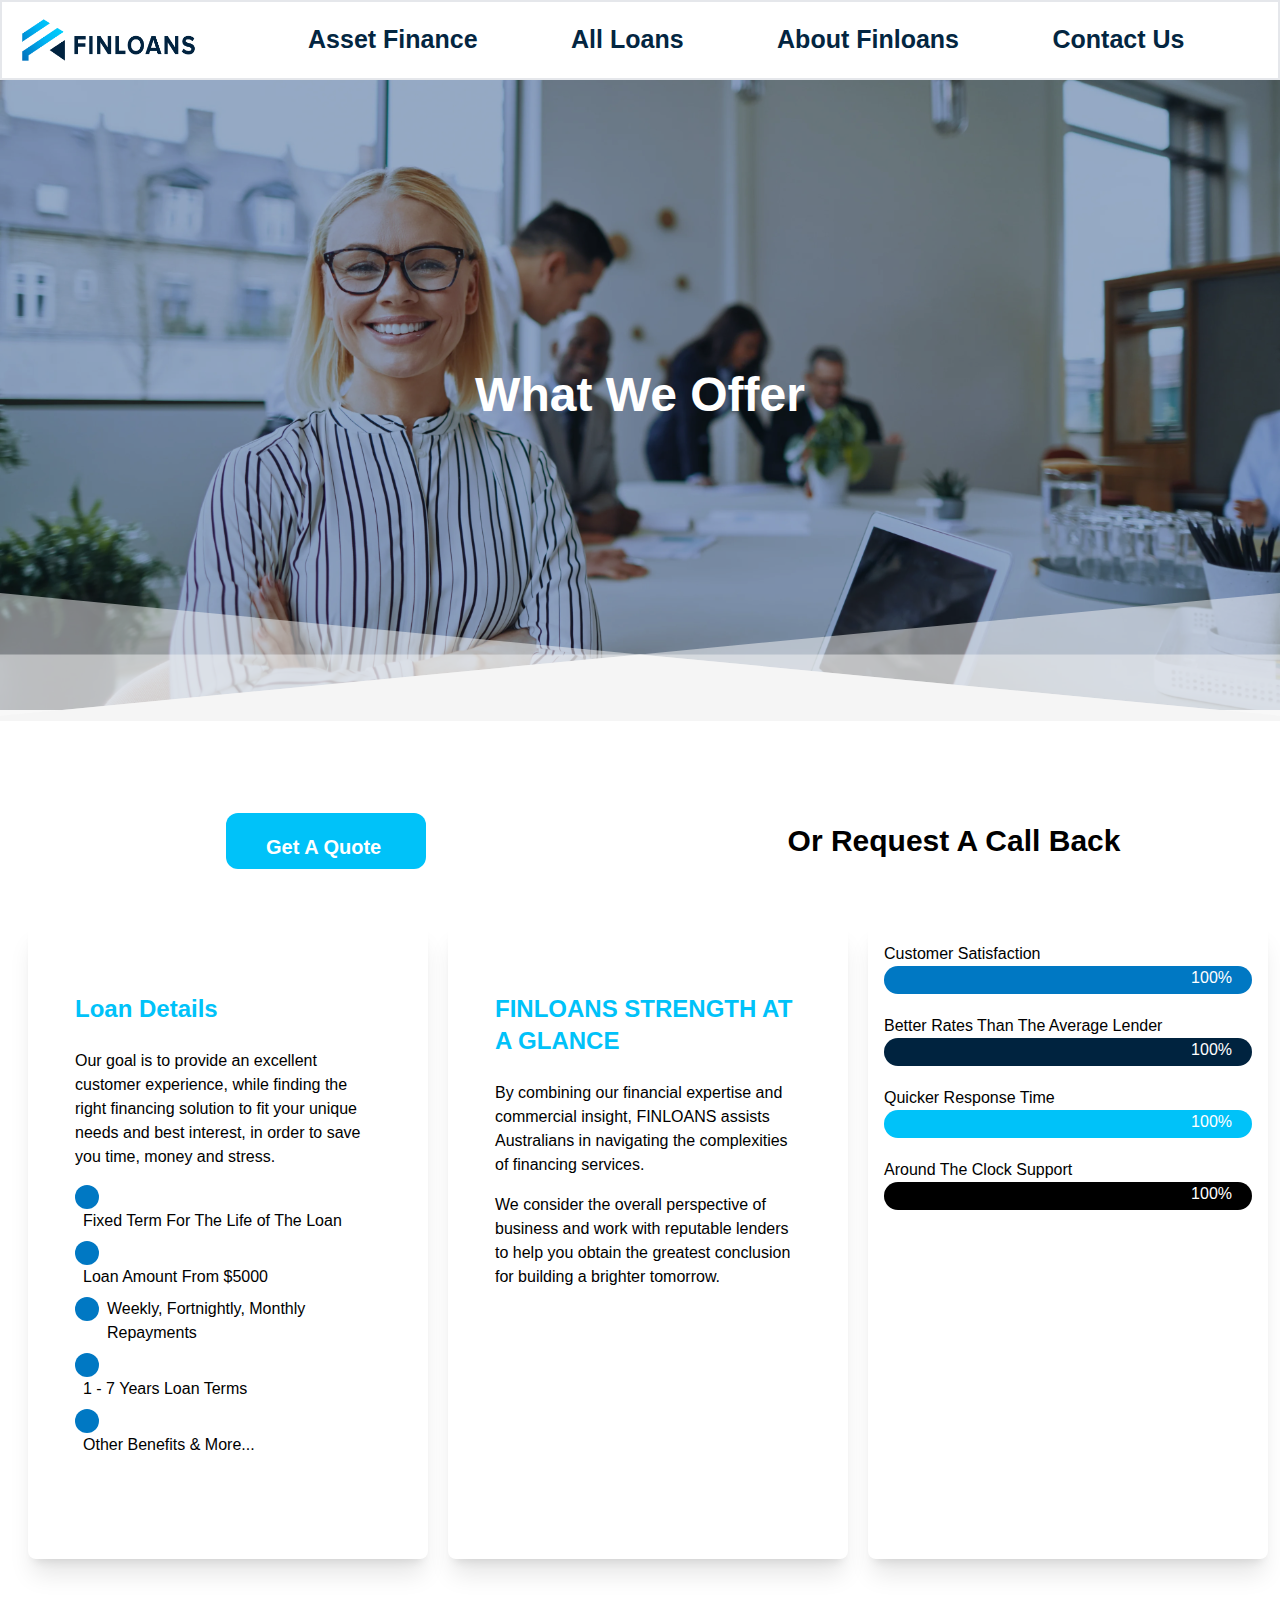
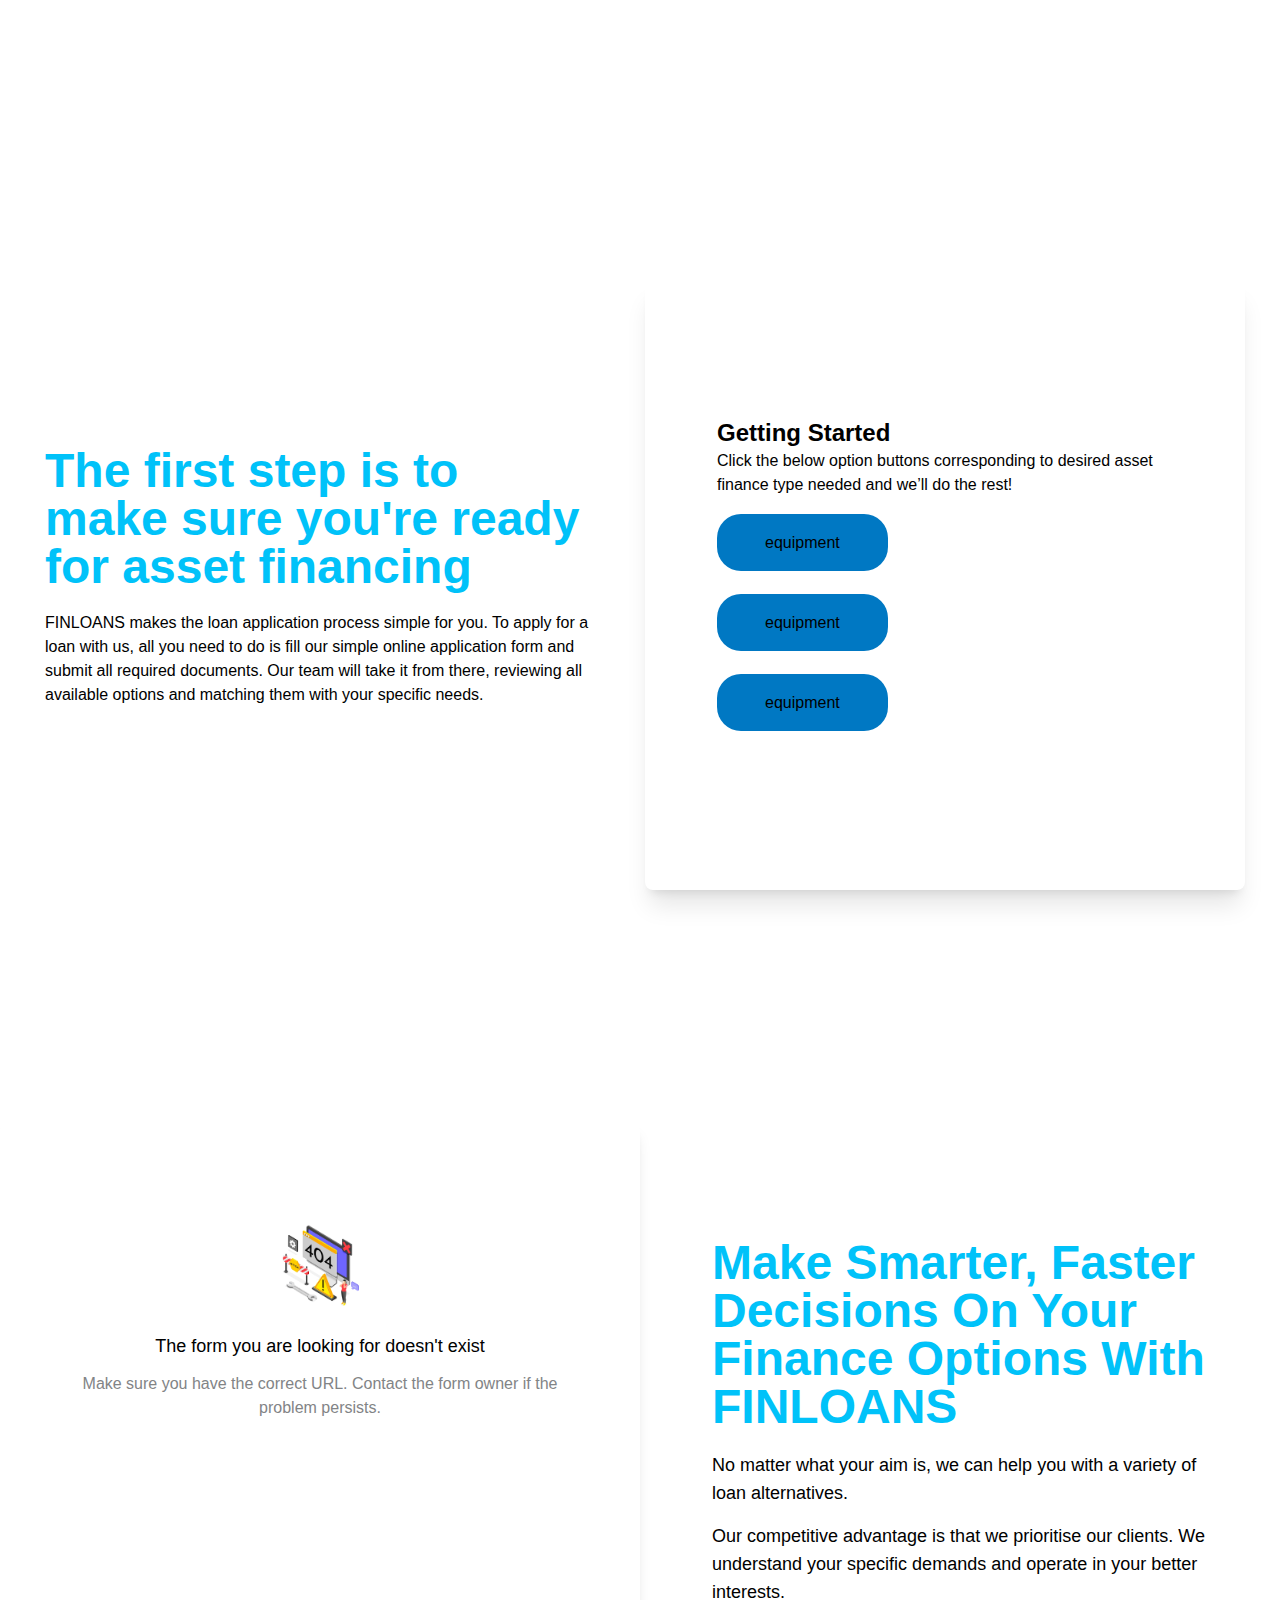
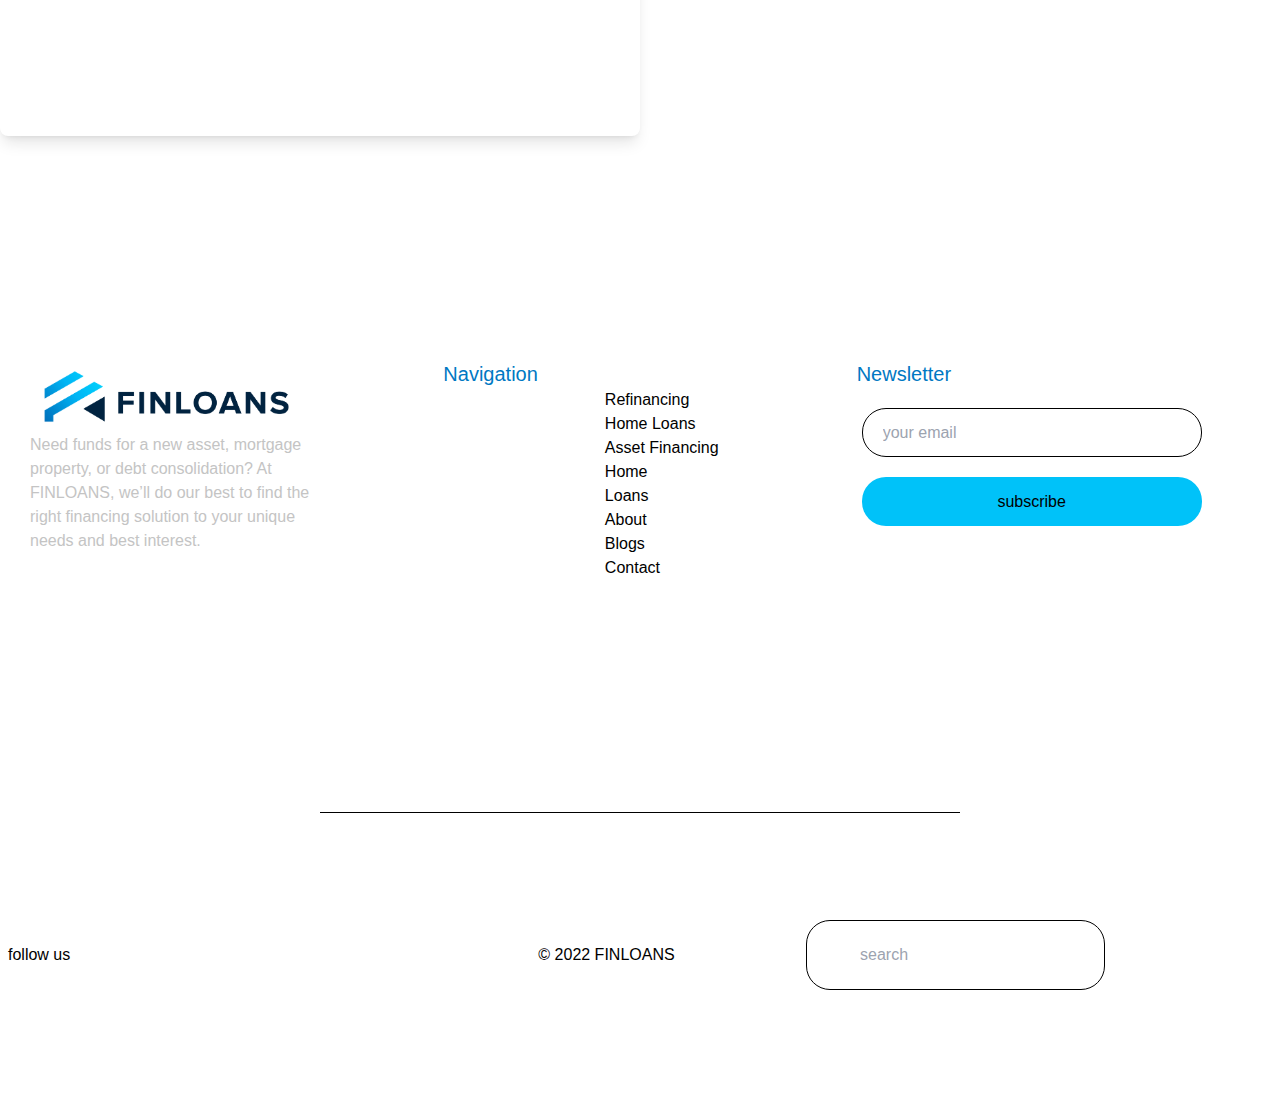
<file: asset.html>
<!doctype html>
<html lang="en">
<head>
  <meta charset="UTF-8">
  <meta name="viewport" content="width=device-width, initial-scale=1.0">
  <link href="style.css" rel="stylesheet">
  <link rel="stylesheet" href="https://cdnjs.cloudflare.com/ajax/libs/font-awesome/6.6.0/css/all.min.css" integrity="sha512-Kc323vGBEqzTmouAECnVceyQqyqdsSiqLQISBL29aUW4U/M7pSPA/gEUZQqv1cwx4OnYxTxve5UMg5GT6L4JJg==" crossorigin="anonymous" referrerpolicy="no-referrer" />
  <title>Finloans</title>
  <style>
    /* General styles */
    .menu-list {
      display: flex;
      flex-direction: row;
      align-items: center;
      height: 100%;
      width: 100%;
    }
    ul li a {
      color: #032641;
      font-size: 25px;
      font-family: 'Lato', sans-serif;
      font-weight: 900;
      padding-top: 12px;
      padding-bottom: 12px;
    }
    li a:hover {
      color: #00C2F9;
      transition: color 0.2s ease-in-out;
    }
    nav svg {
      fill: #032641;
    }
    /* Checkbox hidden by default */
    #side-bar-active {
      display: none;
    }
    /* Open and close buttons hidden on desktop */
    .open-button,
    .close-button {
      display: none;
    }

    /* Mobile styles */
    @media (max-width: 768px) {
      /* Menu list hidden by default */
      .menu-list {
        display: none;
        flex-direction: column;
        align-items: center;
        position: fixed;
        top: 100px;
        background: white;
        width: 100%;
        height: 40%;
        z-index: 10;
      }
      .menu-list li{
        width: 100%;
        border-bottom: .080rem solid black;
        text-align: center;
        height: 25%;
        display: flex;
        align-items: center;
        justify-content: center;
      }

      /* Show open and close buttons on mobile */
      .open-button, .close-button {
        display: block;
        position: absolute;
        top: 20px;
        right: 20px;
        cursor: pointer;
      }

      /* Show menu list when checkbox is checked */
      #side-bar-active:checked ~ .menu-list {
        display: flex;
      }

      /* Hide open button when menu is active */
      #side-bar-active:checked ~ .open-button {
        display: none;
      }

      /* Close button only appears when menu is active */
      #side-bar-active:checked ~ .close-button {
        display: block;
        
      }
    }
  </style>
</head>
<body class="font-lato">
   <!-- Navbar -->
   <header class="bg-white w-full h-20 shadow-lg border-[2px] flex items-center md:justify-between">
    <nav class="container mx-auto w-full h-20 md:flex ">
      <!-- Logo -->
      <div class="h-full w-[255px]">
        <a href="index.html"><img class="h-full w-[219px] p-[10px]" src="img/asset 0.webp" alt="Logo"></a>
      </div>
  
      <!-- Menu List -->
      <input type="checkbox" id="side-bar-active">
      <ul class="menu-list md:w-full md:justify-evenly md:static absolute container mx-auto z-10">
        <li class="inline-block group"><a class="relative" href="asset.html">Asset Finance
          <i class="fa-solid fa-caret-down"></i>
          <ul class="absolute hidden group-hover:block origin-top-right bg-white shadow-lg">
            <li class="block border-black border-b"><a class="font-lato text-base font-normal" href="about.html">industries
              <i class="fa-solid fa-chevron-right"></i>
            </a></li>
            <li class="block "><a class="font-lato text-base font-normal" href="asset.html">equipment type
              <i class="fa-solid fa-chevron-right"></i>
            </a></li>
          </ul>
        </a></li>
        <li class="group inline-block"><a class="relative" href="all-loans.html">All Loans
          <i class="fa-solid fa-caret-down"></i>
          <ul class="absolute hidden group-hover:block origin-top-right bg-white shadow-lg">
            <li class="block border-black border-b "><a class="font-lato text-base font-normal" href="about.html">all Loans</a></li>
            <li class="block border-black border-b "><a class="font-lato text-base font-normal" href="contact.html">Home Loans</a></li>
            <li class="block border-black border-b "><a class="font-lato text-base font-normal" href="asset.html">Refinancing</a></li>
            <li class="block "><a class="font-lato text-base font-normal" href="all-loans.html">Investment Loans</a></li>
          </ul>
        </a></li>
        <li><a href="about.html">About Finloans</a></li>
        <li><a href="contact.html">Contact Us</a></li>
      </ul>
  
      <!-- Open Button -->
      <label for="side-bar-active" class="open-button ">
        <svg xmlns="http://www.w3.org/2000/svg" height="40px" viewBox="0 -960 960 960" width="40px">
          <path d="M120-240v-80h720v80H120Zm0-200v-80h720v80H120Zm0-200v-80h720v80H120Z"/>
        </svg>
      </label> 
  
      <!-- Close Button -->
      <label for="side-bar-active" class="close-button">
        <svg class="fill-black " xmlns="http://www.w3.org/2000/svg" height="40px" viewBox="0 -960 960 960" width="40px">
          <path d="m256-200-56-56 224-224-224-224 56-56 224 224 224-224 56 56-224 224 224 224-56 56-224-224-224 224Z"/>
        </svg>
      </label>
    </nav>
  </header>
<!-- main section -->
<section class="md:h-[70vh] h-[50vh] md:w-full min-w-max bg-no-repeat bg-cover relative  bg-blend-overlay bg-gray-600" style="background-image: url('img/asset\ 5.webp');">
  <div class="container mx-auto h-full w-full flex items-center justify-center">
    <div class="md:p-3 p-9 flex items-center justify-center md:w-full md:h-fit min-h-full min-w-full">
      <h1 class="text-5xl font-lato font-semibold capitalize text-white text-center text-shadow-lg ">what we offer</h1>
    </div>
  </div>
  <div class="w-full absolute xl:top-[57vh] lg:top-[59vh] md:top-[62vh] top-[47vh]">
    <svg class=" rotate-180 " xmlns='http://www.w3.org/2000/svg' viewBox='0 0 1000 100' fill='#F5F5F5'><path d='M0 0v100l500-48 500 48V0H0z' opacity='.5'></path><path d='M0 0h1000v52H0z' opacity='.5'></path><path d='M0 0v4l500 48 500-48V0H0z' opacity='.5'></path><path d='M0 0v4l500 48 500-48V0H0z'></path></svg>
  </div>
  </section>
  <!-- Request A Call Back -->
   <section class="h-20 w-full"></section>
<section class="md:h-[100px] h-auto md:w-full w-auto md:mt[34px] ">
    <div class="container mx-auto md:h-full md:w-full h-auto w-auto ">
        <div class="md:h-full md:w-full h-auto p-3 grid md:grid-cols-2 grid-rows-2 ">
            <div class="md:w-560px md:h-[78px] p-[10px] flex justify-center items-center">
                <a href="#" class="py-5 px-10 bg-color1 rounded-xl w-[200px] h-14 text-white text-xl font-lato font-bold "><span class="text-center">Get A Quote </span></a>
            </div>
            <div class="md:w-560px md:h-[78px] p-[10px] flex justify-center items-center">
                <h2><a href="#" class="text-3xl font-lato font-semibold">Or Request A Call Back</a></h2>
            </div>
        </div>
    </div>
</section>
<!-- Loan Details -->
 <section class="py-3 md:h-screen h-auto md:w-full w-auto ">
    <div class="container mx-auto md:h-full h-auto md:w-full w-auto flex md:flex-row flex-col justify-center gap-5 ">
        <div class="md:w-[400px] w-auto md:h-[637px] h-auto ">
            <div class="md:h-full h-auto md:w-full w-auto my-5 mx-2 py-[71px] px-[47px] bg-white shadow-xl rounded-lg">
                <div class="mb-6">
                    <h4 class="text-2xl font-lato font-bold text-color1">Loan Details</h4>
                </div>
                <p class="mb-4">Our goal is to provide an excellent customer experience, while finding the right financing solution to fit your unique needs and best interest, in order to save you time, money and stress.</p>
                <ul>
                    <li class="pb-2"><span><i class="bg-[#0078C3] rounded-full h-6 w-6 text-center flex content-center fa-solid fa-check"></i></span> 
                        <span class="pl-2">
                        Fixed Term For The Life of The Loan
                        </span>
                    </li>
                    <li class="pb-2"><span><i class="bg-[#0078C3] rounded-full h-6 w-6 text-center flex content-center fa-solid fa-check"></i></span> 
                        <span class="pl-2">
                            Loan Amount From $5000
                        </span>
                    </li>
                    <li class="pb-2 flex"><span><i class="bg-[#0078C3] rounded-full h-6 w-6 text-center flex content-center fa-solid fa-check"></i></span> 
                        <span class="pl-2">
                            Weekly, Fortnightly, Monthly Repayments
                        </span>
                    </li>
                    <li class="pb-2"><span><i class="bg-[#0078C3] rounded-full h-6 w-6 text-center flex content-center fa-solid fa-check"></i></span> 
                        <span class="pl-2">
                            1 - 7 Years Loan Terms
                        </span>
                    </li>
                    <li class="pb-2"><span><i class="bg-[#0078C3] rounded-full h-6 w-6 text-center flex content-center fa-solid fa-check"></i></span> 
                        <span class="pl-2">
                            Other Benefits & More...
                        </span>
                    </li>
                </ul>
            </div>
        </div>
        <div class="md:w-[400px] w-auto md:h-[637px] h-auto ">
            <div class="md:h-full h-auto md:w-full w-auto my-5 mx-2 py-[71px] px-[47px] bg-white shadow-xl rounded-lg">
                <div class="mb-6">
                    <h4 class="text-2xl font-lato font-bold text-color1">FINLOANS STRENGTH AT A GLANCE</h4>
                </div>
                <p class="mb-4">By combining our financial expertise and commercial insight, FINLOANS assists Australians in navigating the complexities of financing services.</p>
                <p class="mb-4">We consider the overall perspective of business and work with reputable lenders to help you obtain the greatest conclusion for building a brighter tomorrow.</p>
                </div>
        </div>
        <div class="md:w-[400px] w-auto md:h-[637px] h-auto ">
            <div class="md:w-[400px] w-auto md:h-full h-auto py-5 mt-5 mx-2 px-4 shadow-xl rounded-lg bg-white">
                <div class="mb-4 h-14 md:w-full w-auto">
                    <span >Customer Satisfaction</span>
                    <div class=" h-7 bg-[#0078C3] w-full flex justify-end rounded-2xl pr-5 text-white" ><span class="text-right"> 100% </span></div>
                </div>
                <div class="mb-4 h-14 md:w-full w-auto">
                    <span >Better Rates Than The Average Lender</span>
                    <div class=" h-7 bg-[#00233F] w-full flex justify-end rounded-2xl pr-5 text-white" ><span class="text-right"> 100% </span></div>
                </div>
                <div class="mb-4 h-14 md:w-full w-auto">
                    <span >Quicker Response Time</span>
                    <div class=" h-7 bg-[#00C2F9] w-full flex justify-end rounded-2xl pr-5 text-white" ><span class="text-right"> 100% </span></div>
                </div>
                <div class="mb-4 h-14 md:w-full w-auto">
                    <span >Around The Clock Support</span>
                    <div class=" h-7 bg-[#000000] w-full flex justify-end rounded-2xl pr-5 text-white" ><span class="text-right"> 100% </span></div>
                </div>
            </div>
        </div>
    </div>
 </section>
 <!-- Getting Started -->
  <section class="md:h-[710px] h-auto md:w-full w-auto mt-10">
    <div class="container mx-auto md:h-full h-auto md:w-full w-auto">
        <div class="md:h-full h-auto md:w-full w-auto flex md:flex-row flex-col items-center justify-center">
            <div class="md:w-[600px] md:h-[610px] w-auto h-auto py-[10px] pr-[45px] pl-[10px] flex items-center flex-col justify-center">
                <h2 class="font-bold font-lato text-5xl text-color1 mb-5">The first step is to make sure you're ready for asset financing</h2>
                <p class="mb-4">FINLOANS makes the loan application process simple for you. To apply for a loan with us, all you need to do is fill our simple online application form and submit all required documents. Our team will take it from there, reviewing all available options and matching them with your specific needs.</p>
            </div>
            <div class="md:w-[600px] md:h-[610px] w-auto h-auto bg-white shadow-xl rounded-lg my-4 mr-0 ml-[10px] py-[108px] px-[72px] flex flex-col justify-center ">
                <h4 class="font-bold text-2xl">Getting Started</h4>
                <p class="mb-4">Click the below option buttons corresponding to desired asset finance type needed and we’ll do the rest!</p>
                <div class="flex flex-col mb-5 h-[60px] w-full items-start justify-center">
                    <a href="#" ><span class="py-5 px-12 bg-[#0078C3] rounded-3xl">equipment</span></a>
                </div>
                <div class="flex flex-col mb-5 h-[60px] w-full items-start justify-center">
                    <a href="#" ><span class="py-5 px-12 bg-[#0078C3] rounded-3xl">equipment</span></a>
                </div>
                <div class="flex flex-col mb-5 h-[60px] w-full items-start justify-center">
                    <a href="#" ><span class="py-5 px-12 bg-[#0078C3] rounded-3xl">equipment</span></a>
                </div>
                
            </div>
        </div>
    </div>
  </section>
  <!-- smart decision -->
  <section class=" md:h-screen h-auto md:w-full w-auto md:mt-10 md:py-36 py-14 mx-auto">
    <div class="container mx-auto md:h-full w-full flex md:flex-row flex-col gap-y-4 ">
      <div class="left-side bg-white shadow-lg rounded-lg md:h-full md:w-1/2 w-full p-[72px] text-center">
        <div class="flex justify-center pt-5"><img class="h-24 w-24" src="img/asset 12.webp" alt=""></div>
        <h1 class="text-lg font-lato mt-5">The form you are looking for doesn't exist</h1>
        <p class="text-[#828486] mt-3">Make sure you have the correct URL. Contact the form owner if the problem persists.</p>
      </div>
      <div class="rightt-side md:h-full md:w-1/2 w-full md:px-[72px] p-3 flex justify-center flex-col ">
        <h1 class="md:text-4xl lg:text-5xl text-3xl font-lato text-left font-bold text-[#00C2F9] capitalize mb-5 ">Make smarter, faster decisions on your finance options with FINLOANS</h1>
        <p class="mb-[15px] text-left text-lg max-h-full"><span>No matter what your aim is, we can help you with a variety of loan alternatives.</span></p>
        <p class="mb-[15px] text-left text-lg max-h-full"><span>Our competitive advantage is that we prioritise our clients. We understand your specific demands and operate in your better interests.</span></p>
      </div>
    </div>
   </section>
   <!-- footer -->
   <section class=" md:h-[600px] h-auto md:w-full w-auto mt-5 ">
    <div class=" md:pt-[50px] md:pb-[5px] py-[30px] px-5 md:h-[485px] h-auto md:w-full w-auto">
      <div class="container mx-auto md:h-full h-auto md:w-full w-auto md:grid md:grid-cols-3 grid-rows-3">
        <div class=" md:h-[370px] h-auto md:w-[415px] w-full"> 
          <div class="md:mr-[83.17px] p-[10px]">
            <div class="w-full h-[73px]"><img class="h-full w-[273px]" src="img/asset 0.webp" alt=""></div>
            <p class="mb-[15px] text-[#C4C4C4]">Need funds for a new asset, mortgage property, or debt consolidation? At FINLOANS, we’ll do our best to find the right financing solution to your unique needs and best interest.</p>
  
          </div>
        </div>
        <div class=" md:h-[370px] h-auto md:w-[343px] w-full p-[10px]">
          <h4 class="capitalize font-lato text-xl text-[#0078C3]">navigation</h4>
          <div class="grid grid-cols-2">
            <div></div>
            <div>
              
              <ul>
                <li><i class=" text-[#C4C4C4] fa-solid fa-caret-right"></i><span>Refinancing</span></li>
                <li><i class=" text-[#C4C4C4] fa-solid fa-caret-right"></i><span>Home Loans</span></li>
                <li><i class=" text-[#C4C4C4] fa-solid fa-caret-right"></i><span>Asset Financing</span></li>
                <li><i class=" text-[#C4C4C4] fa-solid fa-caret-right"></i><span>Home</span></li>
                <li><i class=" text-[#C4C4C4] fa-solid fa-caret-right"></i><span>Loans</span></li>
                <li><i class=" text-[#C4C4C4] fa-solid fa-caret-right"></i><span>About</span></li>
                <li><i class=" text-[#C4C4C4] fa-solid fa-caret-right"></i><span>Blogs</span></li>
                <li><i class=" text-[#C4C4C4] fa-solid fa-caret-right"></i><span>Contact</span></li>
                <li></li>
              </ul>
            </div>
          </div>
        </div>
        <div class=" md:h-[379px] h-auto md:w-[370px] w-full p-[10px]">
          <h4 class="capitalize font-lato text-xl text-[#0078C3] mb-5">newsletter</h4>
          <div class="h-[49px] w-full mb-[10px] px-[5px]">
            <input class="border-black border-[1px] rounded-3xl py-[15px] px-5 h-full w-full" type="text" placeholder="your email">
          </div>
          <div class="mb-[10px] px-[5px]">
            <button class="mt-[10px] px-6 bg-color1 h-[49px] w-full rounded-3xl"> subscribe</button>
          </div>
        </div>
      </div>
    </div>
    <!-- line divider -->
    <div class="h-[60px] py-[27px]  flex justify-center">
      <hr class="border-black border[6px] w-[50vw]">
    </div>
                </div>
              </div>
            </section>
          </div>
        </div>
      </div>
    </div>
   </section>
   <!-- !-- lower -->
    <div class=" md:h[151px] h-auto md:w-full w-auto mb-[31.78px] md:mt-0 mt-28">
      <div class="container mx-auto md:h-full md:w-full h-auto w-auto">
        <div>
          <div>
            <section class="flex justify-center md:h-full md:w-full h-auto w-auto">
              <div class="flex items-center md:flex-row flex-col mt-5 px-2 pb-24 h-auto w-full">
                <div class="md:h-[70px] md:w-[399px] w-full flex items-center md:flex-row flex-col">
                  <h2 class="text-center mr-5">follow us</h2>
                  <div><span><i class=" h-[30px] w-[30px] hover:text-color1 transition-all ease-in fa-brands fa-facebook"></i></span>
                    <span><i class=" h-[30px] w-[30px] hover:text-color1 transition-all ease-in fa-brands fa-instagram"></i></span>
                    <span><i class=" h-[30px] w-[30px] hover:text-color1 transition-all ease-in fa-brands fa-linkedin"></i></span></div>
                </div>
                <div class="h-[70px] md:w-[399px] w-full flex items-center justify-center md:flex-row">
                  <h2>© 2022 FINLOANS</h2>
                </div>
                <div class="h-[70px] md:w-[399px] w-full">
                  <div class="">
                    <div class="h-[70px] md:w-[299px] w-auto bg-white flex items-center justify-center md:flex-row border-black border-[1px] rounded-3xl py-[15px] px-5 gap-4 ">
                      <i class=" text-[#8D7C81] fa-solid fa-magnifying-glass"></i>
                      <input class="bg-white" type="text" placeholder="search">
                    </div>
                  </div>
</body>
</html>
</file>
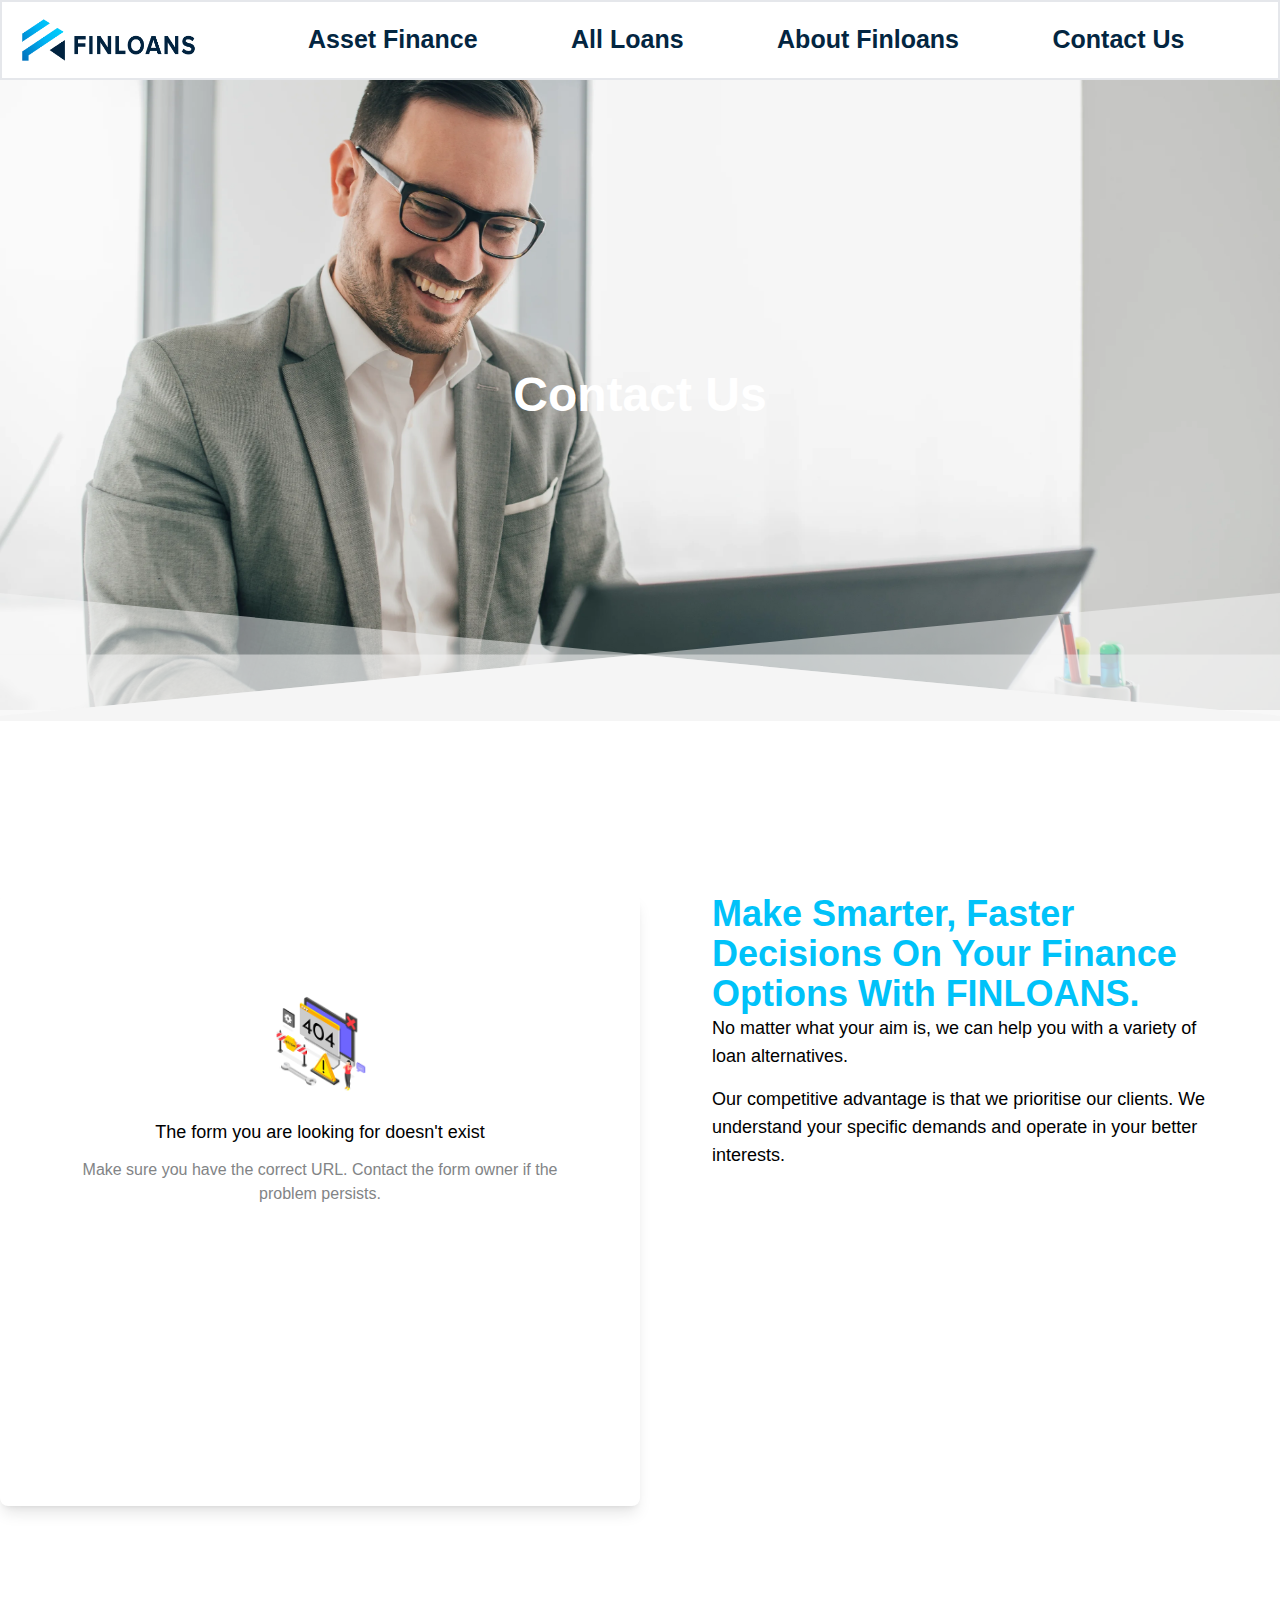
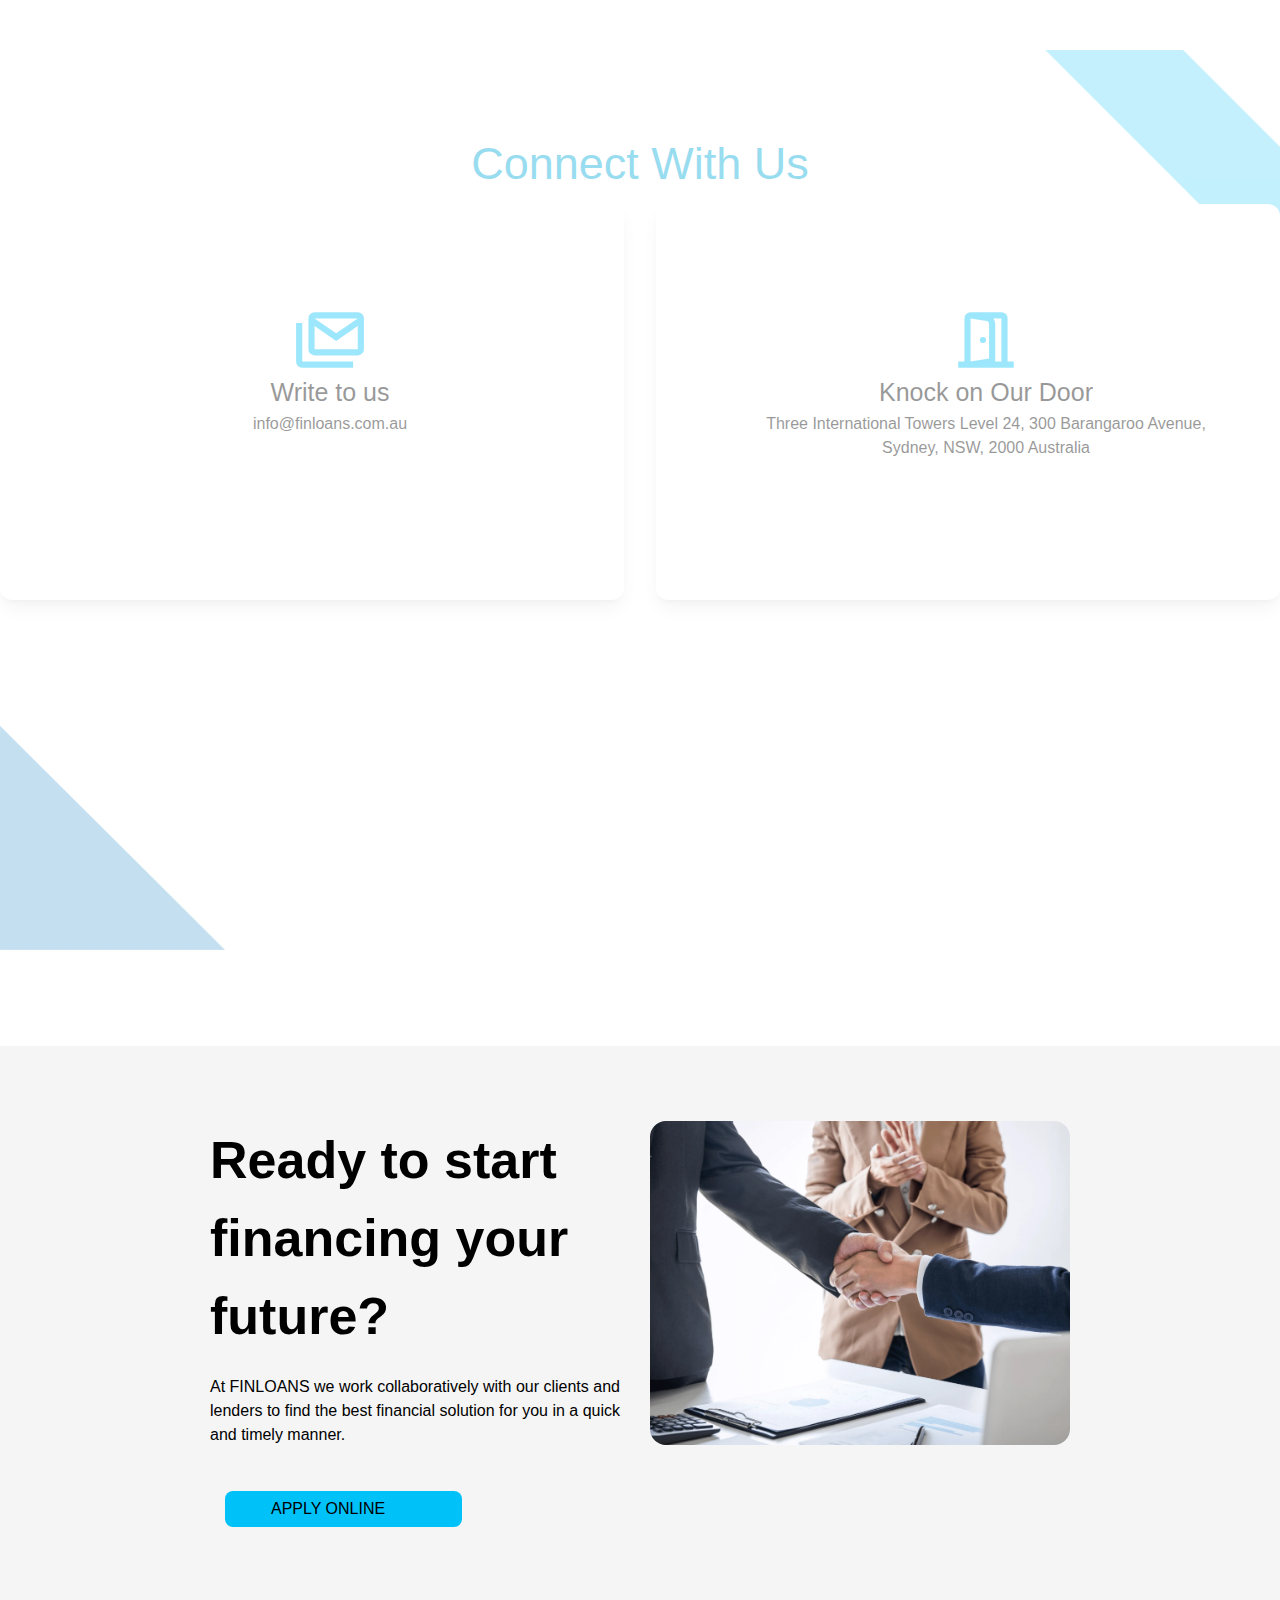
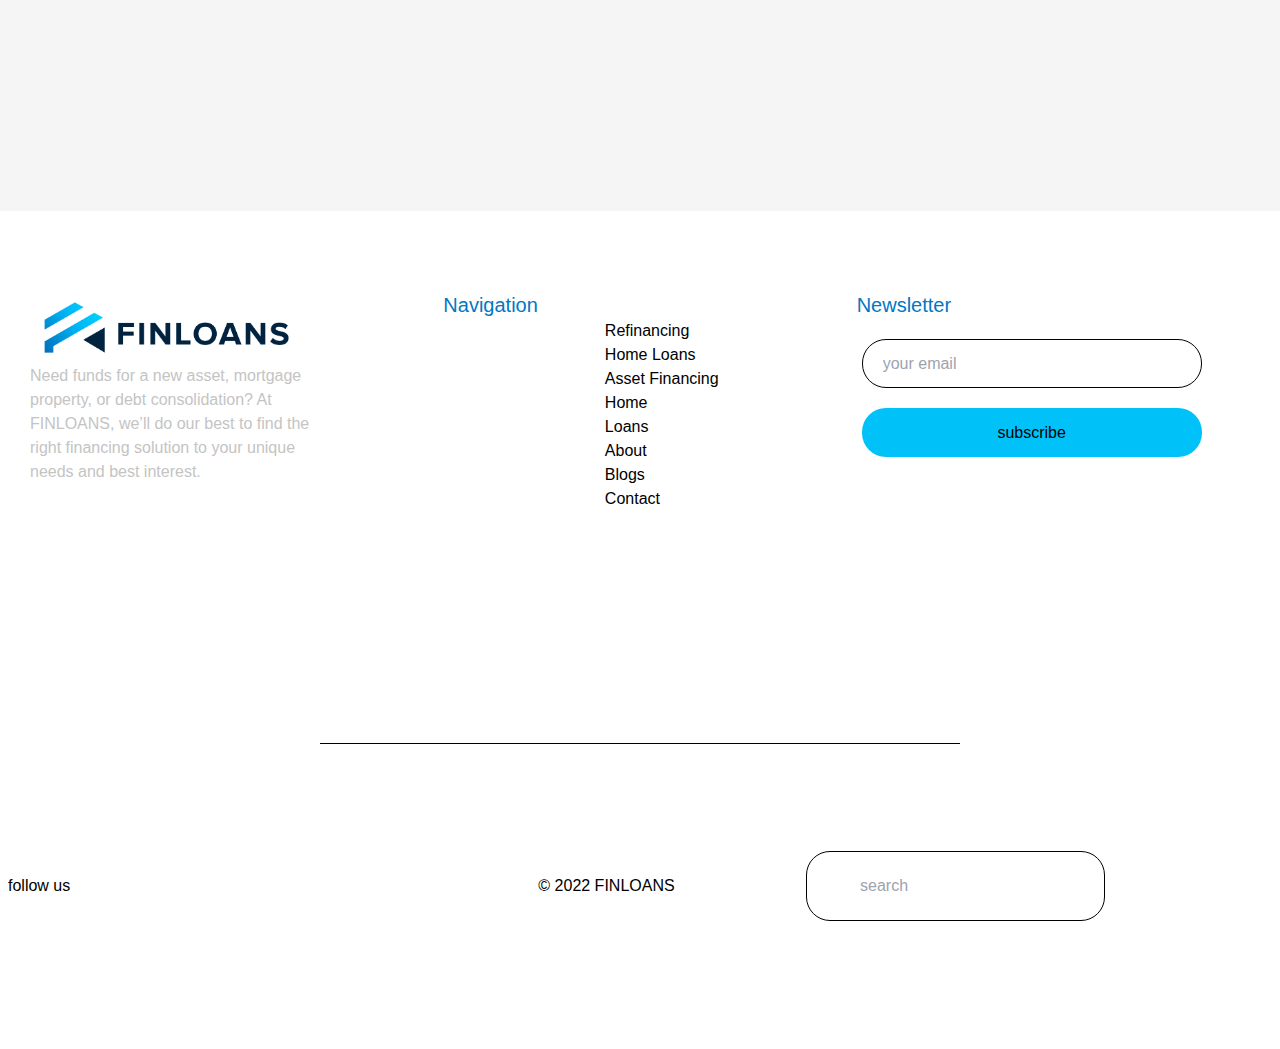
<file: contact.html>
<!doctype html>
<html lang="en">
<head>
  <meta charset="UTF-8">
  <meta name="viewport" content="width=device-width, initial-scale=1.0">
  <link href="style.css" rel="stylesheet">
  <link rel="stylesheet" href="https://cdnjs.cloudflare.com/ajax/libs/font-awesome/6.6.0/css/all.min.css" integrity="sha512-Kc323vGBEqzTmouAECnVceyQqyqdsSiqLQISBL29aUW4U/M7pSPA/gEUZQqv1cwx4OnYxTxve5UMg5GT6L4JJg==" crossorigin="anonymous" referrerpolicy="no-referrer" />
  <title>Finloans</title>
  <style>
    /* General styles */
    .menu-list {
      display: flex;
      flex-direction: row;
      align-items: center;
      height: 100%;
      width: 100%;
    }
    ul li a {
      color: #032641;
      font-size: 25px;
      font-family: 'Lato', sans-serif;
      font-weight: 900;
      padding-top: 12px;
      padding-bottom: 12px;
    }
    li a:hover {
      color: #00C2F9;
      transition: color 0.2s ease-in-out;
    }
    nav svg {
      fill: #032641;
    }
    /* Checkbox hidden by default */
    #side-bar-active {
      display: none;
    }
    /* Open and close buttons hidden on desktop */
    .open-button,
    .close-button {
      display: none;
    }

    /* Mobile styles */
    @media (max-width: 768px) {
      /* Menu list hidden by default */
      .menu-list {
        display: none;
        flex-direction: column;
        align-items: center;
        position: fixed;
        top: 100px;
        background: white;
        width: 100%;
        height: 40%;
        z-index: 10;
      }
      .menu-list li{
        width: 100%;
        border-bottom: .080rem solid black;
        text-align: center;
        height: 25%;
        display: flex;
        align-items: center;
        justify-content: center;
      }

      /* Show open and close buttons on mobile */
      .open-button, .close-button {
        display: block;
        position: absolute;
        top: 20px;
        right: 20px;
        cursor: pointer;
      }

      /* Show menu list when checkbox is checked */
      #side-bar-active:checked ~ .menu-list {
        display: flex;
      }

      /* Hide open button when menu is active */
      #side-bar-active:checked ~ .open-button {
        display: none;
      }

      /* Close button only appears when menu is active */
      #side-bar-active:checked ~ .close-button {
        display: block;
        
      }
    }
  </style>
</head>
<body class="font-lato">
   <!-- Navbar -->
   <header class="bg-white w-full h-20 shadow-lg border-[2px] flex items-center md:justify-between">
    <nav class="container mx-auto w-full h-20 md:flex ">
      <!-- Logo -->
      <div class="h-full w-[255px]">
        <a href="index.html"><img class="h-full w-[219px] p-[10px]" src="img/asset 0.webp" alt="Logo"></a>
      </div>
  
      <!-- Menu List -->
      <input type="checkbox" id="side-bar-active">
      <ul class="menu-list md:w-full md:justify-evenly md:static absolute container mx-auto z-10">
        <li class="inline-block group"><a class="relative" href="asset.html">Asset Finance
          <i class="fa-solid fa-caret-down"></i>
          <ul class="absolute hidden group-hover:block origin-top-right bg-white shadow-lg">
            <li class="block border-black border-b"><a class="font-lato text-base font-normal" href="about.html">industries
              <i class="fa-solid fa-chevron-right"></i>
            </a></li>
            <li class="block "><a class="font-lato text-base font-normal" href="all-loans.html">equipment type
              <i class="fa-solid fa-chevron-right"></i>
            </a></li>
          </ul>
        </a></li>
        <li class="group inline-block"><a class="relative" href="all-loans.html">All Loans
          <i class="fa-solid fa-caret-down"></i>
          <ul class="absolute hidden group-hover:block origin-top-right bg-white shadow-lg">
            <li class="block border-black border-b "><a class="font-lato text-base font-normal" href="contact.html">all Loans</a></li>
            <li class="block border-black border-b "><a class="font-lato text-base font-normal" href="about.html">Home Loans</a></li>
            <li class="block border-black border-b "><a class="font-lato text-base font-normal" href="all-loans.html">Refinancing</a></li>
            <li class="block "><a class="font-lato text-base font-normal" href="asset.html">Investment Loans</a></li>
          </ul>
        </a></li>
        <li><a href="about.html">About Finloans</a></li>
        <li><a href="contact.html">Contact Us</a></li>
      </ul>
  
      <!-- Open Button -->
      <label for="side-bar-active" class="open-button ">
        <svg xmlns="http://www.w3.org/2000/svg" height="40px" viewBox="0 -960 960 960" width="40px">
          <path d="M120-240v-80h720v80H120Zm0-200v-80h720v80H120Zm0-200v-80h720v80H120Z"/>
        </svg>
      </label> 
  
      <!-- Close Button -->
      <label for="side-bar-active" class="close-button">
        <svg class="fill-black " xmlns="http://www.w3.org/2000/svg" height="40px" viewBox="0 -960 960 960" width="40px">
          <path d="m256-200-56-56 224-224-224-224 56-56 224 224 224-224 56 56-224 224 224 224-56 56-224-224-224 224Z"/>
        </svg>
      </label>
    </nav>
  </header>
<!-- main section -->
<section class="md:h-[70vh] h-[50vh] md:w-full min-w-max bg-no-repeat bg-cover relative " style="background-image: url('img/asset\ 3.webp');">
  <div class="container mx-auto h-full w-full flex items-center justify-center">
    <div class="md:p-3 p-9 flex items-center justify-center md:w-full md:h-fit min-h-full min-w-full">
      <h1 class="text-5xl font-lato font-semibold capitalize text-white text-center text-shadow-lg">contact us</h1>
    </div>
  </div>
  <div class="w-full absolute xl:lg:top-[57vh] lg:top-[57vh] md:top-[59vh] top-[45vh]">
    <svg class=" rotate-180 " xmlns='http://www.w3.org/2000/svg' viewBox='0 0 1000 100' fill='#F5F5F5'><path d='M0 0v100l500-48 500 48V0H0z' opacity='.5'></path><path d='M0 0h1000v52H0z' opacity='.5'></path><path d='M0 0v4l500 48 500-48V0H0z' opacity='.5'></path><path d='M0 0v4l500 48 500-48V0H0z'></path></svg>
  </div>
  </section>
  <!-- smart decision -->
   <section class=" md:h-screen h-auto md:w-full w-auto md:mt-10 md:py-36 py-14 mx-auto">
    <div class="container mx-auto md:h-full w-full flex md:flex-row flex-col gap-y-4 ">
      <div class="left-side bg-white shadow-lg rounded-lg md:h-full md:w-1/2 w-full p-[72px] text-center">
        <div class="flex justify-center pt-5 "><img class="h-28 w-28" src="img/asset 12.webp" alt=""></div>
        <h1 class="text-lg font-lato mt-5">The form you are looking for doesn't exist</h1>
        <p class="text-[#828486] mt-3">Make sure you have the correct URL. Contact the form owner if the problem persists.</p>
      </div>
      <div class="rightt-side md:h-full md:w-1/2 w-full px-[72px] ">
        
        <h1 class="md:text-2xl lg:text-4xl font-lato text-left font-bold text-[#00C2F9] capitalize ">Make smarter, faster decisions on your finance options with FINLOANS.</h1>
        <p class="mb-[15px] text-left text-lg max-h-full"><span>No matter what your aim is, we can help you with a variety of loan alternatives.</span></p>
        <p class="mb-[15px] text-left text-lg max-h-full"><span>Our competitive advantage is that we prioritise our clients. We understand your specific demands and operate in your better interests.</span></p>
      </div>
      
    </div>
  
   </section>
   <!-- section3 -->
    <section class="md:h-[100vh] h-auto md:w-full w-auto py-20 mb-24 pb-24 pt-14bg-blend-overlay bg-cover bg-no-repeat opacity-40" style="background-image: url('img/asset\ 6.webp');">
      <div class="container mx-auto md:h-auto h-full md:w-auto w-full">
        <div class="md:h-full md:w-full flex flex-col">
          <h4 class="font-lato text-[45px] text-[#00AADA] text-center bg  w-full h-[54px] mb-5">Connect With Us</h4>
          <div class="flex md:flex-row flex-col md:h-auto md:w-auto h-full w-full gap-8 ">
            <div class="left md:h-[396px] md:w-1/2 w-full bg-white shadow-lg rounded-xl ">
              <div class="m-[18px] p-[84px] h-full w-full ">
                <div class="flex justify-center h-[68px] items-center"><svg xmlns="http://www.w3.org/2000/svg" height="74px" viewBox="0 -960 960 960" width="74px" fill="#0DC5F9"><path d="M280-280q-33 0-56.5-23.5T200-360v-400q0-33 23.5-56.5T280-840h560q33 0 56.5 23.5T920-760v400q0 33-23.5 56.5T840-280H280Zm280-188L280-663v303h560v-303L560-468Zm0-98 280-194H280l280 194ZM120-120q-33 0-56.5-23.5T40-200v-500h80v500h660v80H120Zm720-546v-94H280v94-94h560v94Z"/></svg></div>
                <h3 class="flex justify-center"><a class="text-[25px] text-center font-lato" href="#">Write to us</a></h3>
                <p class="text-center">info@finloans.com.au</p>
              </div>
            </div>
            <div class="right md:h-[396px] md:w-1/2 w-full bg-white shadow-lg rounded-xl ">
              <div class="m-[18px] p-[84px] h-full w-full ">
                <div class="flex justify-center h-[68px] items-center"><svg xmlns="http://www.w3.org/2000/svg" height="74px" viewBox="0 -960 960 960" width="74px" fill="#0DC5F9"><path d="M440-440q17 0 28.5-11.5T480-480q0-17-11.5-28.5T440-520q-17 0-28.5 11.5T400-480q0 17 11.5 28.5T440-440ZM280-120v-80l240-40v-445q0-15-9-27t-23-14l-208-34v-80l220 36q44 8 72 41t28 77v512l-320 54Zm-160 0v-80h80v-560q0-34 23.5-57t56.5-23h400q34 0 57 23t23 57v560h80v80H120Zm160-80h400v-560H280v560Z"/></svg></div>
                <h3 class="flex justify-center"><a class="text-[25px] text-center font-lato" href="#">Knock on Our Door</a></h3>
                <p class="text-center">Three International Towers Level 24, 300 Barangaroo Avenue, Sydney, NSW, 2000 Australia</p>
              </div>
            </div>
          </div>
        </div>
      </div>
    </section>
    <!-- finance future -->
  <section class="bg-[#F5F5F5] md:h-[85vh] h-auto w-full md:p-[75px]">
    <div class="container mx-auto md:h-[447px] h-auto w-full">
  <div class="h-full w-full flex md:flex-row flex-col gap-5 items-center justify-center">
    <div class="1st h-[447px] md:w-[420px] w-full md:p-0 px-5">
      <h4 class="font-lato text-[52px]  font-bold mb-5 ">Ready to start financing your future?</h4>
      <h2>At FINLOANS we work collaboratively with our clients and lenders to find the best financial solution for you in a quick and timely manner.</h2>
      <div class="h-[54px] w-full px-[15px] pt-11 pb-[15px]">
        <a href="#" class="md:h-full md:w-[237px] w-fit h-fit rounded-lg flex items-center bg-color1 py-[18px] px-[46px]">
          <span>APPLY ONLINE</span>
          <i class="fa-solid fa-arrow-right"></i>
        </a>
      </div>
    </div>
    <div class="2nd h-[447px] md:w-[420px] w-full md:p-0 px-5 ">
      <div class="h-full w-full flex md:items-start items-end"><img class="rounded-2xl" src="img/asset 1.webp" alt=""></div>
    </div>
  </div>
    </div>
  </section>
  <!-- footer -->
   <section class=" md:h-[600px] h-auto md:w-full w-auto mt-5 ">
    <div class=" md:pt-[50px] md:pb-[5px] py-[30px] px-5 md:h-[485px] h-auto md:w-full w-auto">
      <div class="container mx-auto md:h-full h-auto md:w-full w-auto md:grid md:grid-cols-3 grid-rows-3">
        <div class=" md:h-[370px] h-auto md:w-[415px] w-full"> 
          <div class="md:mr-[83.17px] p-[10px]">
            <div class="w-full h-[73px]"><img class="h-full w-[273px]" src="img/asset 0.webp" alt=""></div>
            <p class="mb-[15px] text-[#C4C4C4]">Need funds for a new asset, mortgage property, or debt consolidation? At FINLOANS, we’ll do our best to find the right financing solution to your unique needs and best interest.</p>
  
          </div>
        </div>
        <div class=" md:h-[370px] h-auto md:w-[343px] w-full p-[10px]">
          <h4 class="capitalize font-lato text-xl text-[#0078C3]">navigation</h4>
          <div class="grid grid-cols-2">
            <div></div>
            <div>
              
              <ul>
                <li><i class=" text-[#C4C4C4] fa-solid fa-caret-right"></i><span>Refinancing</span></li>
                <li><i class=" text-[#C4C4C4] fa-solid fa-caret-right"></i><span>Home Loans</span></li>
                <li><i class=" text-[#C4C4C4] fa-solid fa-caret-right"></i><span>Asset Financing</span></li>
                <li><i class=" text-[#C4C4C4] fa-solid fa-caret-right"></i><span>Home</span></li>
                <li><i class=" text-[#C4C4C4] fa-solid fa-caret-right"></i><span>Loans</span></li>
                <li><i class=" text-[#C4C4C4] fa-solid fa-caret-right"></i><span>About</span></li>
                <li><i class=" text-[#C4C4C4] fa-solid fa-caret-right"></i><span>Blogs</span></li>
                <li><i class=" text-[#C4C4C4] fa-solid fa-caret-right"></i><span>Contact</span></li>
                <li></li>
              </ul>
            </div>
          </div>
        </div>
        <div class=" md:h-[379px] h-auto md:w-[370px] w-full p-[10px]">
          <h4 class="capitalize font-lato text-xl text-[#0078C3] mb-5">newsletter</h4>
          <div class="h-[49px] w-full mb-[10px] px-[5px]">
            <input class="border-black border-[1px] rounded-3xl py-[15px] px-5 h-full w-full" type="text" placeholder="your email">
          </div>
          <div class="mb-[10px] px-[5px]">
            <button class="mt-[10px] px-6 bg-color1 h-[49px] w-full rounded-3xl"> subscribe</button>
          </div>
        </div>
      </div>
    </div>
    <!-- line divider -->
    <div class="h-[60px] py-[27px]  flex justify-center">
      <hr class="border-black border[6px] w-[50vw]">
    </div>
                </div>
              </div>
            </section>
          </div>
        </div>
      </div>
    </div>
   </section>
   <!-- !-- lower -->
    <div class=" md:h[151px] h-auto md:w-full w-auto mb-[31.78px] md:mt-0 mt-28">
      <div class="container mx-auto md:h-full md:w-full h-auto w-auto">
        <div>
          <div>
            <section class="flex justify-center md:h-full md:w-full h-auto w-auto">
              <div class="flex items-center md:flex-row flex-col mt-5 px-2 pb-24 h-auto w-full">
                <div class="md:h-[70px] md:w-[399px] w-full flex items-center md:flex-row flex-col">
                  <h2 class="text-center mr-5">follow us</h2>
                  <div><span><i class=" h-[30px] w-[30px] hover:text-color1 transition-all ease-in fa-brands fa-facebook"></i></span>
                    <span><i class=" h-[30px] w-[30px] hover:text-color1 transition-all ease-in fa-brands fa-instagram"></i></span>
                    <span><i class=" h-[30px] w-[30px] hover:text-color1 transition-all ease-in fa-brands fa-linkedin"></i></span></div>
                </div>
                <div class="h-[70px] md:w-[399px] w-full flex items-center justify-center md:flex-row">
                  <h2>© 2022 FINLOANS</h2>
                </div>
                <div class="h-[70px] md:w-[399px] w-full">
                  <div class="">
                    <div class="h-[70px] md:w-[299px] w-auto bg-white flex items-center justify-center md:flex-row border-black border-[1px] rounded-3xl py-[15px] px-5 gap-4 ">
                      <i class=" text-[#8D7C81] fa-solid fa-magnifying-glass"></i>
                      <input class="bg-white" type="text" placeholder="search">
                    </div>
                  </div>
</body>
</html>
</file>
<file: style.css>
*, ::before, ::after {
  --tw-border-spacing-x: 0;
  --tw-border-spacing-y: 0;
  --tw-translate-x: 0;
  --tw-translate-y: 0;
  --tw-rotate: 0;
  --tw-skew-x: 0;
  --tw-skew-y: 0;
  --tw-scale-x: 1;
  --tw-scale-y: 1;
  --tw-pan-x:  ;
  --tw-pan-y:  ;
  --tw-pinch-zoom:  ;
  --tw-scroll-snap-strictness: proximity;
  --tw-gradient-from-position:  ;
  --tw-gradient-via-position:  ;
  --tw-gradient-to-position:  ;
  --tw-ordinal:  ;
  --tw-slashed-zero:  ;
  --tw-numeric-figure:  ;
  --tw-numeric-spacing:  ;
  --tw-numeric-fraction:  ;
  --tw-ring-inset:  ;
  --tw-ring-offset-width: 0px;
  --tw-ring-offset-color: #fff;
  --tw-ring-color: rgb(59 130 246 / 0.5);
  --tw-ring-offset-shadow: 0 0 #0000;
  --tw-ring-shadow: 0 0 #0000;
  --tw-shadow: 0 0 #0000;
  --tw-shadow-colored: 0 0 #0000;
  --tw-blur:  ;
  --tw-brightness:  ;
  --tw-contrast:  ;
  --tw-grayscale:  ;
  --tw-hue-rotate:  ;
  --tw-invert:  ;
  --tw-saturate:  ;
  --tw-sepia:  ;
  --tw-drop-shadow:  ;
  --tw-backdrop-blur:  ;
  --tw-backdrop-brightness:  ;
  --tw-backdrop-contrast:  ;
  --tw-backdrop-grayscale:  ;
  --tw-backdrop-hue-rotate:  ;
  --tw-backdrop-invert:  ;
  --tw-backdrop-opacity:  ;
  --tw-backdrop-saturate:  ;
  --tw-backdrop-sepia:  ;
  --tw-contain-size:  ;
  --tw-contain-layout:  ;
  --tw-contain-paint:  ;
  --tw-contain-style:  ;
}

::backdrop {
  --tw-border-spacing-x: 0;
  --tw-border-spacing-y: 0;
  --tw-translate-x: 0;
  --tw-translate-y: 0;
  --tw-rotate: 0;
  --tw-skew-x: 0;
  --tw-skew-y: 0;
  --tw-scale-x: 1;
  --tw-scale-y: 1;
  --tw-pan-x:  ;
  --tw-pan-y:  ;
  --tw-pinch-zoom:  ;
  --tw-scroll-snap-strictness: proximity;
  --tw-gradient-from-position:  ;
  --tw-gradient-via-position:  ;
  --tw-gradient-to-position:  ;
  --tw-ordinal:  ;
  --tw-slashed-zero:  ;
  --tw-numeric-figure:  ;
  --tw-numeric-spacing:  ;
  --tw-numeric-fraction:  ;
  --tw-ring-inset:  ;
  --tw-ring-offset-width: 0px;
  --tw-ring-offset-color: #fff;
  --tw-ring-color: rgb(59 130 246 / 0.5);
  --tw-ring-offset-shadow: 0 0 #0000;
  --tw-ring-shadow: 0 0 #0000;
  --tw-shadow: 0 0 #0000;
  --tw-shadow-colored: 0 0 #0000;
  --tw-blur:  ;
  --tw-brightness:  ;
  --tw-contrast:  ;
  --tw-grayscale:  ;
  --tw-hue-rotate:  ;
  --tw-invert:  ;
  --tw-saturate:  ;
  --tw-sepia:  ;
  --tw-drop-shadow:  ;
  --tw-backdrop-blur:  ;
  --tw-backdrop-brightness:  ;
  --tw-backdrop-contrast:  ;
  --tw-backdrop-grayscale:  ;
  --tw-backdrop-hue-rotate:  ;
  --tw-backdrop-invert:  ;
  --tw-backdrop-opacity:  ;
  --tw-backdrop-saturate:  ;
  --tw-backdrop-sepia:  ;
  --tw-contain-size:  ;
  --tw-contain-layout:  ;
  --tw-contain-paint:  ;
  --tw-contain-style:  ;
}

/*
! tailwindcss v3.4.14 | MIT License | https://tailwindcss.com
*/

/*
1. Prevent padding and border from affecting element width. (https://github.com/mozdevs/cssremedy/issues/4)
2. Allow adding a border to an element by just adding a border-width. (https://github.com/tailwindcss/tailwindcss/pull/116)
*/

*,
::before,
::after {
  box-sizing: border-box;
  /* 1 */
  border-width: 0;
  /* 2 */
  border-style: solid;
  /* 2 */
  border-color: #e5e7eb;
  /* 2 */
}

::before,
::after {
  --tw-content: '';
}

/*
1. Use a consistent sensible line-height in all browsers.
2. Prevent adjustments of font size after orientation changes in iOS.
3. Use a more readable tab size.
4. Use the user's configured `sans` font-family by default.
5. Use the user's configured `sans` font-feature-settings by default.
6. Use the user's configured `sans` font-variation-settings by default.
7. Disable tap highlights on iOS
*/

html,
:host {
  line-height: 1.5;
  /* 1 */
  -webkit-text-size-adjust: 100%;
  /* 2 */
  -moz-tab-size: 4;
  /* 3 */
  -o-tab-size: 4;
     tab-size: 4;
  /* 3 */
  font-family: ui-sans-serif, system-ui, sans-serif, "Apple Color Emoji", "Segoe UI Emoji", "Segoe UI Symbol", "Noto Color Emoji";
  /* 4 */
  font-feature-settings: normal;
  /* 5 */
  font-variation-settings: normal;
  /* 6 */
  -webkit-tap-highlight-color: transparent;
  /* 7 */
}

/*
1. Remove the margin in all browsers.
2. Inherit line-height from `html` so users can set them as a class directly on the `html` element.
*/

body {
  margin: 0;
  /* 1 */
  line-height: inherit;
  /* 2 */
}

/*
1. Add the correct height in Firefox.
2. Correct the inheritance of border color in Firefox. (https://bugzilla.mozilla.org/show_bug.cgi?id=190655)
3. Ensure horizontal rules are visible by default.
*/

hr {
  height: 0;
  /* 1 */
  color: inherit;
  /* 2 */
  border-top-width: 1px;
  /* 3 */
}

/*
Add the correct text decoration in Chrome, Edge, and Safari.
*/

abbr:where([title]) {
  -webkit-text-decoration: underline dotted;
          text-decoration: underline dotted;
}

/*
Remove the default font size and weight for headings.
*/

h1,
h2,
h3,
h4,
h5,
h6 {
  font-size: inherit;
  font-weight: inherit;
}

/*
Reset links to optimize for opt-in styling instead of opt-out.
*/

a {
  color: inherit;
  text-decoration: inherit;
}

/*
Add the correct font weight in Edge and Safari.
*/

b,
strong {
  font-weight: bolder;
}

/*
1. Use the user's configured `mono` font-family by default.
2. Use the user's configured `mono` font-feature-settings by default.
3. Use the user's configured `mono` font-variation-settings by default.
4. Correct the odd `em` font sizing in all browsers.
*/

code,
kbd,
samp,
pre {
  font-family: ui-monospace, SFMono-Regular, Menlo, Monaco, Consolas, "Liberation Mono", "Courier New", monospace;
  /* 1 */
  font-feature-settings: normal;
  /* 2 */
  font-variation-settings: normal;
  /* 3 */
  font-size: 1em;
  /* 4 */
}

/*
Add the correct font size in all browsers.
*/

small {
  font-size: 80%;
}

/*
Prevent `sub` and `sup` elements from affecting the line height in all browsers.
*/

sub,
sup {
  font-size: 75%;
  line-height: 0;
  position: relative;
  vertical-align: baseline;
}

sub {
  bottom: -0.25em;
}

sup {
  top: -0.5em;
}

/*
1. Remove text indentation from table contents in Chrome and Safari. (https://bugs.chromium.org/p/chromium/issues/detail?id=999088, https://bugs.webkit.org/show_bug.cgi?id=201297)
2. Correct table border color inheritance in all Chrome and Safari. (https://bugs.chromium.org/p/chromium/issues/detail?id=935729, https://bugs.webkit.org/show_bug.cgi?id=195016)
3. Remove gaps between table borders by default.
*/

table {
  text-indent: 0;
  /* 1 */
  border-color: inherit;
  /* 2 */
  border-collapse: collapse;
  /* 3 */
}

/*
1. Change the font styles in all browsers.
2. Remove the margin in Firefox and Safari.
3. Remove default padding in all browsers.
*/

button,
input,
optgroup,
select,
textarea {
  font-family: inherit;
  /* 1 */
  font-feature-settings: inherit;
  /* 1 */
  font-variation-settings: inherit;
  /* 1 */
  font-size: 100%;
  /* 1 */
  font-weight: inherit;
  /* 1 */
  line-height: inherit;
  /* 1 */
  letter-spacing: inherit;
  /* 1 */
  color: inherit;
  /* 1 */
  margin: 0;
  /* 2 */
  padding: 0;
  /* 3 */
}

/*
Remove the inheritance of text transform in Edge and Firefox.
*/

button,
select {
  text-transform: none;
}

/*
1. Correct the inability to style clickable types in iOS and Safari.
2. Remove default button styles.
*/

button,
input:where([type='button']),
input:where([type='reset']),
input:where([type='submit']) {
  -webkit-appearance: button;
  /* 1 */
  background-color: transparent;
  /* 2 */
  background-image: none;
  /* 2 */
}

/*
Use the modern Firefox focus style for all focusable elements.
*/

:-moz-focusring {
  outline: auto;
}

/*
Remove the additional `:invalid` styles in Firefox. (https://github.com/mozilla/gecko-dev/blob/2f9eacd9d3d995c937b4251a5557d95d494c9be1/layout/style/res/forms.css#L728-L737)
*/

:-moz-ui-invalid {
  box-shadow: none;
}

/*
Add the correct vertical alignment in Chrome and Firefox.
*/

progress {
  vertical-align: baseline;
}

/*
Correct the cursor style of increment and decrement buttons in Safari.
*/

::-webkit-inner-spin-button,
::-webkit-outer-spin-button {
  height: auto;
}

/*
1. Correct the odd appearance in Chrome and Safari.
2. Correct the outline style in Safari.
*/

[type='search'] {
  -webkit-appearance: textfield;
  /* 1 */
  outline-offset: -2px;
  /* 2 */
}

/*
Remove the inner padding in Chrome and Safari on macOS.
*/

::-webkit-search-decoration {
  -webkit-appearance: none;
}

/*
1. Correct the inability to style clickable types in iOS and Safari.
2. Change font properties to `inherit` in Safari.
*/

::-webkit-file-upload-button {
  -webkit-appearance: button;
  /* 1 */
  font: inherit;
  /* 2 */
}

/*
Add the correct display in Chrome and Safari.
*/

summary {
  display: list-item;
}

/*
Removes the default spacing and border for appropriate elements.
*/

blockquote,
dl,
dd,
h1,
h2,
h3,
h4,
h5,
h6,
hr,
figure,
p,
pre {
  margin: 0;
}

fieldset {
  margin: 0;
  padding: 0;
}

legend {
  padding: 0;
}

ol,
ul,
menu {
  list-style: none;
  margin: 0;
  padding: 0;
}

/*
Reset default styling for dialogs.
*/

dialog {
  padding: 0;
}

/*
Prevent resizing textareas horizontally by default.
*/

textarea {
  resize: vertical;
}

/*
1. Reset the default placeholder opacity in Firefox. (https://github.com/tailwindlabs/tailwindcss/issues/3300)
2. Set the default placeholder color to the user's configured gray 400 color.
*/

input::-moz-placeholder, textarea::-moz-placeholder {
  opacity: 1;
  /* 1 */
  color: #9ca3af;
  /* 2 */
}

input::placeholder,
textarea::placeholder {
  opacity: 1;
  /* 1 */
  color: #9ca3af;
  /* 2 */
}

/*
Set the default cursor for buttons.
*/

button,
[role="button"] {
  cursor: pointer;
}

/*
Make sure disabled buttons don't get the pointer cursor.
*/

:disabled {
  cursor: default;
}

/*
1. Make replaced elements `display: block` by default. (https://github.com/mozdevs/cssremedy/issues/14)
2. Add `vertical-align: middle` to align replaced elements more sensibly by default. (https://github.com/jensimmons/cssremedy/issues/14#issuecomment-634934210)
   This can trigger a poorly considered lint error in some tools but is included by design.
*/

img,
svg,
video,
canvas,
audio,
iframe,
embed,
object {
  display: block;
  /* 1 */
  vertical-align: middle;
  /* 2 */
}

/*
Constrain images and videos to the parent width and preserve their intrinsic aspect ratio. (https://github.com/mozdevs/cssremedy/issues/14)
*/

img,
video {
  max-width: 100%;
  height: auto;
}

/* Make elements with the HTML hidden attribute stay hidden by default */

[hidden]:where(:not([hidden="until-found"])) {
  display: none;
}

.container {
  width: 100%;
}

@media (min-width: 640px) {
  .container {
    max-width: 640px;
  }
}

@media (min-width: 768px) {
  .container {
    max-width: 768px;
  }
}

@media (min-width: 1024px) {
  .container {
    max-width: 1024px;
  }
}

@media (min-width: 1280px) {
  .container {
    max-width: 1280px;
  }
}

@media (min-width: 1536px) {
  .container {
    max-width: 1536px;
  }
}

.sr-only {
  position: absolute;
  width: 1px;
  height: 1px;
  padding: 0;
  margin: -1px;
  overflow: hidden;
  clip: rect(0, 0, 0, 0);
  white-space: nowrap;
  border-width: 0;
}

.not-sr-only {
  position: static;
  width: auto;
  height: auto;
  padding: 0;
  margin: 0;
  overflow: visible;
  clip: auto;
  white-space: normal;
}

.pointer-events-none {
  pointer-events: none;
}

.pointer-events-auto {
  pointer-events: auto;
}

.\!visible {
  visibility: visible !important;
}

.visible {
  visibility: visible;
}

.invisible {
  visibility: hidden;
}

.collapse {
  visibility: collapse;
}

.static {
  position: static;
}

.fixed {
  position: fixed;
}

.absolute {
  position: absolute;
}

.relative {
  position: relative;
}

.sticky {
  position: sticky;
}

.-inset-1 {
  inset: -0.25rem;
}

.end-1 {
  inset-inline-end: 0.25rem;
}

.top-\[65vh\] {
  top: 65vh;
}

.top-\[45vh\] {
  top: 45vh;
}

.top-\[47vh\] {
  top: 47vh;
}

.isolate {
  isolation: isolate;
}

.isolation-auto {
  isolation: auto;
}

.z-10 {
  z-index: 10;
}

.float-start {
  float: inline-start;
}

.float-end {
  float: inline-end;
}

.float-right {
  float: right;
}

.float-left {
  float: left;
}

.float-none {
  float: none;
}

.clear-start {
  clear: inline-start;
}

.clear-end {
  clear: inline-end;
}

.clear-left {
  clear: left;
}

.clear-right {
  clear: right;
}

.clear-both {
  clear: both;
}

.clear-none {
  clear: none;
}

.m-\[18px\] {
  margin: 18px;
}

.m-\[11px\] {
  margin: 11px;
}

.mx-10 {
  margin-left: 2.5rem;
  margin-right: 2.5rem;
}

.mx-5 {
  margin-left: 1.25rem;
  margin-right: 1.25rem;
}

.mx-auto {
  margin-left: auto;
  margin-right: auto;
}

.mx-2 {
  margin-left: 0.5rem;
  margin-right: 0.5rem;
}

.my-4 {
  margin-top: 1rem;
  margin-bottom: 1rem;
}

.my-5 {
  margin-top: 1.25rem;
  margin-bottom: 1.25rem;
}

.mb-5 {
  margin-bottom: 1.25rem;
}

.mb-6 {
  margin-bottom: 1.5rem;
}

.mb-\[10px\] {
  margin-bottom: 10px;
}

.mb-\[15px\] {
  margin-bottom: 15px;
}

.mb-\[31\.78px\] {
  margin-bottom: 31.78px;
}

.mr-5 {
  margin-right: 1.25rem;
}

.mt-10 {
  margin-top: 2.5rem;
}

.mt-2 {
  margin-top: 0.5rem;
}

.mt-28 {
  margin-top: 7rem;
}

.mt-4 {
  margin-top: 1rem;
}

.mt-5 {
  margin-top: 1.25rem;
}

.mt-\[10px\] {
  margin-top: 10px;
}

.mb-24 {
  margin-bottom: 6rem;
}

.mt-3 {
  margin-top: 0.75rem;
}

.mb-4 {
  margin-bottom: 1rem;
}

.mt-12 {
  margin-top: 3rem;
}

.ml-\[10px\] {
  margin-left: 10px;
}

.mr-0 {
  margin-right: 0px;
}

.box-border {
  box-sizing: border-box;
}

.box-content {
  box-sizing: content-box;
}

.line-clamp-none {
  overflow: visible;
  display: block;
  -webkit-box-orient: horizontal;
  -webkit-line-clamp: none;
}

.block {
  display: block;
}

.inline-block {
  display: inline-block;
}

.inline {
  display: inline;
}

.flex {
  display: flex;
}

.inline-flex {
  display: inline-flex;
}

.table {
  display: table;
}

.inline-table {
  display: inline-table;
}

.table-caption {
  display: table-caption;
}

.table-cell {
  display: table-cell;
}

.table-column {
  display: table-column;
}

.table-column-group {
  display: table-column-group;
}

.table-footer-group {
  display: table-footer-group;
}

.table-header-group {
  display: table-header-group;
}

.table-row-group {
  display: table-row-group;
}

.table-row {
  display: table-row;
}

.flow-root {
  display: flow-root;
}

.grid {
  display: grid;
}

.inline-grid {
  display: inline-grid;
}

.contents {
  display: contents;
}

.list-item {
  display: list-item;
}

.hidden {
  display: none;
}

.h-10 {
  height: 2.5rem;
}

.h-20 {
  height: 5rem;
}

.h-\[100px\] {
  height: 100px;
}

.h-\[280px\] {
  height: 280px;
}

.h-\[30px\] {
  height: 30px;
}

.h-\[453px\] {
  height: 453px;
}

.h-\[49px\] {
  height: 49px;
}

.h-\[54px\] {
  height: 54px;
}

.h-\[60px\] {
  height: 60px;
}

.h-\[70px\] {
  height: 70px;
}

.h-\[70vh\] {
  height: 70vh;
}

.h-\[73px\] {
  height: 73px;
}

.h-\[88px\] {
  height: 88px;
}

.h-auto {
  height: auto;
}

.h-fit {
  height: -moz-fit-content;
  height: fit-content;
}

.h-full {
  height: 100%;
}

.h-24 {
  height: 6rem;
}

.h-\[447px\] {
  height: 447px;
}

.h-\[50vh\] {
  height: 50vh;
}

.h-\[68px\] {
  height: 68px;
}

.h-28 {
  height: 7rem;
}

.h-\[145px\] {
  height: 145px;
}

.h-14 {
  height: 3.5rem;
}

.h-6 {
  height: 1.5rem;
}

.h-7 {
  height: 1.75rem;
}

.max-h-full {
  max-height: 100%;
}

.min-h-full {
  min-height: 100%;
}

.w-10 {
  width: 2.5rem;
}

.w-\[219px\] {
  width: 219px;
}

.w-\[255px\] {
  width: 255px;
}

.w-\[273px\] {
  width: 273px;
}

.w-\[30px\] {
  width: 30px;
}

.w-\[50vw\] {
  width: 50vw;
}

.w-\[this-is\\\\\] {
  width: this-is\\;
}

.w-\[this-is\] {
  width: this-is;
}

.w-\[weird-and-invalid\] {
  width: weird-and-invalid;
}

.w-auto {
  width: auto;
}

.w-fit {
  width: -moz-fit-content;
  width: fit-content;
}

.w-full {
  width: 100%;
}

.w-24 {
  width: 6rem;
}

.w-28 {
  width: 7rem;
}

.w-6 {
  width: 1.5rem;
}

.w-\[200px\] {
  width: 200px;
}

.min-w-full {
  min-width: 100%;
}

.min-w-max {
  min-width: -moz-max-content;
  min-width: max-content;
}

.flex-shrink {
  flex-shrink: 1;
}

.shrink {
  flex-shrink: 1;
}

.flex-grow {
  flex-grow: 1;
}

.grow {
  flex-grow: 1;
}

.table-auto {
  table-layout: auto;
}

.table-fixed {
  table-layout: fixed;
}

.caption-top {
  caption-side: top;
}

.caption-bottom {
  caption-side: bottom;
}

.border-collapse {
  border-collapse: collapse;
}

.border-separate {
  border-collapse: separate;
}

.origin-top-right {
  transform-origin: top right;
}

.rotate-180 {
  --tw-rotate: 180deg;
  transform: translate(var(--tw-translate-x), var(--tw-translate-y)) rotate(var(--tw-rotate)) skewX(var(--tw-skew-x)) skewY(var(--tw-skew-y)) scaleX(var(--tw-scale-x)) scaleY(var(--tw-scale-y));
}

.\!transform {
  transform: translate(var(--tw-translate-x), var(--tw-translate-y)) rotate(var(--tw-rotate)) skewX(var(--tw-skew-x)) skewY(var(--tw-skew-y)) scaleX(var(--tw-scale-x)) scaleY(var(--tw-scale-y)) !important;
}

.transform {
  transform: translate(var(--tw-translate-x), var(--tw-translate-y)) rotate(var(--tw-rotate)) skewX(var(--tw-skew-x)) skewY(var(--tw-skew-y)) scaleX(var(--tw-scale-x)) scaleY(var(--tw-scale-y));
}

.transform-cpu {
  transform: translate(var(--tw-translate-x), var(--tw-translate-y)) rotate(var(--tw-rotate)) skewX(var(--tw-skew-x)) skewY(var(--tw-skew-y)) scaleX(var(--tw-scale-x)) scaleY(var(--tw-scale-y));
}

.transform-gpu {
  transform: translate3d(var(--tw-translate-x), var(--tw-translate-y), 0) rotate(var(--tw-rotate)) skewX(var(--tw-skew-x)) skewY(var(--tw-skew-y)) scaleX(var(--tw-scale-x)) scaleY(var(--tw-scale-y));
}

.transform-none {
  transform: none;
}

.touch-auto {
  touch-action: auto;
}

.touch-none {
  touch-action: none;
}

.touch-pan-x {
  --tw-pan-x: pan-x;
  touch-action: var(--tw-pan-x) var(--tw-pan-y) var(--tw-pinch-zoom);
}

.touch-pan-left {
  --tw-pan-x: pan-left;
  touch-action: var(--tw-pan-x) var(--tw-pan-y) var(--tw-pinch-zoom);
}

.touch-pan-right {
  --tw-pan-x: pan-right;
  touch-action: var(--tw-pan-x) var(--tw-pan-y) var(--tw-pinch-zoom);
}

.touch-pan-y {
  --tw-pan-y: pan-y;
  touch-action: var(--tw-pan-x) var(--tw-pan-y) var(--tw-pinch-zoom);
}

.touch-pan-up {
  --tw-pan-y: pan-up;
  touch-action: var(--tw-pan-x) var(--tw-pan-y) var(--tw-pinch-zoom);
}

.touch-pan-down {
  --tw-pan-y: pan-down;
  touch-action: var(--tw-pan-x) var(--tw-pan-y) var(--tw-pinch-zoom);
}

.touch-pinch-zoom {
  --tw-pinch-zoom: pinch-zoom;
  touch-action: var(--tw-pan-x) var(--tw-pan-y) var(--tw-pinch-zoom);
}

.touch-manipulation {
  touch-action: manipulation;
}

.select-none {
  -webkit-user-select: none;
     -moz-user-select: none;
          user-select: none;
}

.select-text {
  -webkit-user-select: text;
     -moz-user-select: text;
          user-select: text;
}

.select-all {
  -webkit-user-select: all;
     -moz-user-select: all;
          user-select: all;
}

.select-auto {
  -webkit-user-select: auto;
     -moz-user-select: auto;
          user-select: auto;
}

.resize-none {
  resize: none;
}

.resize-y {
  resize: vertical;
}

.resize-x {
  resize: horizontal;
}

.resize {
  resize: both;
}

.snap-none {
  scroll-snap-type: none;
}

.snap-x {
  scroll-snap-type: x var(--tw-scroll-snap-strictness);
}

.snap-y {
  scroll-snap-type: y var(--tw-scroll-snap-strictness);
}

.snap-both {
  scroll-snap-type: both var(--tw-scroll-snap-strictness);
}

.snap-mandatory {
  --tw-scroll-snap-strictness: mandatory;
}

.snap-proximity {
  --tw-scroll-snap-strictness: proximity;
}

.snap-start {
  scroll-snap-align: start;
}

.snap-end {
  scroll-snap-align: end;
}

.snap-center {
  scroll-snap-align: center;
}

.snap-align-none {
  scroll-snap-align: none;
}

.snap-normal {
  scroll-snap-stop: normal;
}

.snap-always {
  scroll-snap-stop: always;
}

.list-inside {
  list-style-position: inside;
}

.list-outside {
  list-style-position: outside;
}

.appearance-none {
  -webkit-appearance: none;
     -moz-appearance: none;
          appearance: none;
}

.appearance-auto {
  -webkit-appearance: auto;
     -moz-appearance: auto;
          appearance: auto;
}

.break-before-auto {
  -moz-column-break-before: auto;
       break-before: auto;
}

.break-before-avoid {
  -moz-column-break-before: avoid;
       break-before: avoid;
}

.break-before-all {
  -moz-column-break-before: all;
       break-before: all;
}

.break-before-avoid-page {
  -moz-column-break-before: avoid;
       break-before: avoid-page;
}

.break-before-page {
  -moz-column-break-before: page;
       break-before: page;
}

.break-before-left {
  -moz-column-break-before: left;
       break-before: left;
}

.break-before-right {
  -moz-column-break-before: right;
       break-before: right;
}

.break-before-column {
  -moz-column-break-before: column;
       break-before: column;
}

.break-inside-auto {
  -moz-column-break-inside: auto;
       break-inside: auto;
}

.break-inside-avoid {
  -moz-column-break-inside: avoid;
       break-inside: avoid;
}

.break-inside-avoid-page {
  break-inside: avoid-page;
}

.break-inside-avoid-column {
  -moz-column-break-inside: avoid;
       break-inside: avoid-column;
}

.break-after-auto {
  -moz-column-break-after: auto;
       break-after: auto;
}

.break-after-avoid {
  -moz-column-break-after: avoid;
       break-after: avoid;
}

.break-after-all {
  -moz-column-break-after: all;
       break-after: all;
}

.break-after-avoid-page {
  -moz-column-break-after: avoid;
       break-after: avoid-page;
}

.break-after-page {
  -moz-column-break-after: page;
       break-after: page;
}

.break-after-left {
  -moz-column-break-after: left;
       break-after: left;
}

.break-after-right {
  -moz-column-break-after: right;
       break-after: right;
}

.break-after-column {
  -moz-column-break-after: column;
       break-after: column;
}

.grid-flow-row {
  grid-auto-flow: row;
}

.grid-flow-col {
  grid-auto-flow: column;
}

.grid-flow-dense {
  grid-auto-flow: dense;
}

.grid-flow-row-dense {
  grid-auto-flow: row dense;
}

.grid-flow-col-dense {
  grid-auto-flow: column dense;
}

.grid-cols-2 {
  grid-template-columns: repeat(2, minmax(0, 1fr));
}

.grid-cols-subgrid {
  grid-template-columns: subgrid;
}

.grid-rows-3 {
  grid-template-rows: repeat(3, minmax(0, 1fr));
}

.grid-rows-2 {
  grid-template-rows: repeat(2, minmax(0, 1fr));
}

.flex-row {
  flex-direction: row;
}

.flex-row-reverse {
  flex-direction: row-reverse;
}

.flex-col {
  flex-direction: column;
}

.flex-col-reverse {
  flex-direction: column-reverse;
}

.flex-wrap {
  flex-wrap: wrap;
}

.flex-wrap-reverse {
  flex-wrap: wrap-reverse;
}

.flex-nowrap {
  flex-wrap: nowrap;
}

.place-content-center {
  place-content: center;
}

.place-content-start {
  place-content: start;
}

.place-content-end {
  place-content: end;
}

.place-content-between {
  place-content: space-between;
}

.place-content-around {
  place-content: space-around;
}

.place-content-evenly {
  place-content: space-evenly;
}

.place-content-baseline {
  place-content: baseline;
}

.place-content-stretch {
  place-content: stretch;
}

.place-items-start {
  place-items: start;
}

.place-items-end {
  place-items: end;
}

.place-items-center {
  place-items: center;
}

.place-items-baseline {
  place-items: baseline;
}

.place-items-stretch {
  place-items: stretch;
}

.content-normal {
  align-content: normal;
}

.content-center {
  align-content: center;
}

.content-start {
  align-content: flex-start;
}

.content-end {
  align-content: flex-end;
}

.content-between {
  align-content: space-between;
}

.content-around {
  align-content: space-around;
}

.content-evenly {
  align-content: space-evenly;
}

.content-baseline {
  align-content: baseline;
}

.content-stretch {
  align-content: stretch;
}

.items-start {
  align-items: flex-start;
}

.items-end {
  align-items: flex-end;
}

.items-center {
  align-items: center;
}

.items-baseline {
  align-items: baseline;
}

.items-stretch {
  align-items: stretch;
}

.justify-normal {
  justify-content: normal;
}

.justify-start {
  justify-content: flex-start;
}

.justify-end {
  justify-content: flex-end;
}

.justify-center {
  justify-content: center;
}

.justify-between {
  justify-content: space-between;
}

.justify-around {
  justify-content: space-around;
}

.justify-evenly {
  justify-content: space-evenly;
}

.justify-stretch {
  justify-content: stretch;
}

.justify-items-start {
  justify-items: start;
}

.justify-items-end {
  justify-items: end;
}

.justify-items-center {
  justify-items: center;
}

.justify-items-stretch {
  justify-items: stretch;
}

.gap-4 {
  gap: 1rem;
}

.gap-5 {
  gap: 1.25rem;
}

.gap-8 {
  gap: 2rem;
}

.gap-3 {
  gap: 0.75rem;
}

.gap-y-4 {
  row-gap: 1rem;
}

.space-x-2 > :not([hidden]) ~ :not([hidden]) {
  --tw-space-x-reverse: 0;
  margin-right: calc(0.5rem * var(--tw-space-x-reverse));
  margin-left: calc(0.5rem * calc(1 - var(--tw-space-x-reverse)));
}

.space-y-reverse > :not([hidden]) ~ :not([hidden]) {
  --tw-space-y-reverse: 1;
}

.space-x-reverse > :not([hidden]) ~ :not([hidden]) {
  --tw-space-x-reverse: 1;
}

.divide-x > :not([hidden]) ~ :not([hidden]) {
  --tw-divide-x-reverse: 0;
  border-right-width: calc(1px * var(--tw-divide-x-reverse));
  border-left-width: calc(1px * calc(1 - var(--tw-divide-x-reverse)));
}

.divide-y > :not([hidden]) ~ :not([hidden]) {
  --tw-divide-y-reverse: 0;
  border-top-width: calc(1px * calc(1 - var(--tw-divide-y-reverse)));
  border-bottom-width: calc(1px * var(--tw-divide-y-reverse));
}

.divide-y-reverse > :not([hidden]) ~ :not([hidden]) {
  --tw-divide-y-reverse: 1;
}

.divide-x-reverse > :not([hidden]) ~ :not([hidden]) {
  --tw-divide-x-reverse: 1;
}

.divide-solid > :not([hidden]) ~ :not([hidden]) {
  border-style: solid;
}

.divide-dashed > :not([hidden]) ~ :not([hidden]) {
  border-style: dashed;
}

.divide-dotted > :not([hidden]) ~ :not([hidden]) {
  border-style: dotted;
}

.divide-double > :not([hidden]) ~ :not([hidden]) {
  border-style: double;
}

.divide-none > :not([hidden]) ~ :not([hidden]) {
  border-style: none;
}

.place-self-auto {
  place-self: auto;
}

.place-self-start {
  place-self: start;
}

.place-self-end {
  place-self: end;
}

.place-self-center {
  place-self: center;
}

.place-self-stretch {
  place-self: stretch;
}

.self-auto {
  align-self: auto;
}

.self-start {
  align-self: flex-start;
}

.self-end {
  align-self: flex-end;
}

.self-center {
  align-self: center;
}

.self-stretch {
  align-self: stretch;
}

.self-baseline {
  align-self: baseline;
}

.justify-self-auto {
  justify-self: auto;
}

.justify-self-start {
  justify-self: start;
}

.justify-self-end {
  justify-self: end;
}

.justify-self-center {
  justify-self: center;
}

.justify-self-stretch {
  justify-self: stretch;
}

.overflow-auto {
  overflow: auto;
}

.overflow-hidden {
  overflow: hidden;
}

.overflow-clip {
  overflow: clip;
}

.overflow-visible {
  overflow: visible;
}

.overflow-scroll {
  overflow: scroll;
}

.overflow-x-auto {
  overflow-x: auto;
}

.overflow-y-auto {
  overflow-y: auto;
}

.overflow-x-hidden {
  overflow-x: hidden;
}

.overflow-y-hidden {
  overflow-y: hidden;
}

.overflow-x-clip {
  overflow-x: clip;
}

.overflow-y-clip {
  overflow-y: clip;
}

.overflow-x-visible {
  overflow-x: visible;
}

.overflow-y-visible {
  overflow-y: visible;
}

.overflow-x-scroll {
  overflow-x: scroll;
}

.overflow-y-scroll {
  overflow-y: scroll;
}

.overscroll-auto {
  overscroll-behavior: auto;
}

.overscroll-contain {
  overscroll-behavior: contain;
}

.overscroll-none {
  overscroll-behavior: none;
}

.overscroll-y-auto {
  overscroll-behavior-y: auto;
}

.overscroll-y-contain {
  overscroll-behavior-y: contain;
}

.overscroll-y-none {
  overscroll-behavior-y: none;
}

.overscroll-x-auto {
  overscroll-behavior-x: auto;
}

.overscroll-x-contain {
  overscroll-behavior-x: contain;
}

.overscroll-x-none {
  overscroll-behavior-x: none;
}

.scroll-auto {
  scroll-behavior: auto;
}

.scroll-smooth {
  scroll-behavior: smooth;
}

.truncate {
  overflow: hidden;
  text-overflow: ellipsis;
  white-space: nowrap;
}

.overflow-ellipsis {
  text-overflow: ellipsis;
}

.text-ellipsis {
  text-overflow: ellipsis;
}

.text-clip {
  text-overflow: clip;
}

.hyphens-none {
  -webkit-hyphens: none;
          hyphens: none;
}

.hyphens-manual {
  -webkit-hyphens: manual;
          hyphens: manual;
}

.hyphens-auto {
  -webkit-hyphens: auto;
          hyphens: auto;
}

.whitespace-normal {
  white-space: normal;
}

.whitespace-nowrap {
  white-space: nowrap;
}

.whitespace-pre {
  white-space: pre;
}

.whitespace-pre-line {
  white-space: pre-line;
}

.whitespace-pre-wrap {
  white-space: pre-wrap;
}

.whitespace-break-spaces {
  white-space: break-spaces;
}

.text-wrap {
  text-wrap: wrap;
}

.text-nowrap {
  text-wrap: nowrap;
}

.text-balance {
  text-wrap: balance;
}

.text-pretty {
  text-wrap: pretty;
}

.break-normal {
  overflow-wrap: normal;
  word-break: normal;
}

.break-words {
  overflow-wrap: break-word;
}

.break-all {
  word-break: break-all;
}

.break-keep {
  word-break: keep-all;
}

.rounded {
  border-radius: 0.25rem;
}

.rounded-2xl {
  border-radius: 1rem;
}

.rounded-3xl {
  border-radius: 1.5rem;
}

.rounded-lg {
  border-radius: 0.5rem;
}

.rounded-xl {
  border-radius: 0.75rem;
}

.rounded-full {
  border-radius: 9999px;
}

.rounded-b {
  border-bottom-right-radius: 0.25rem;
  border-bottom-left-radius: 0.25rem;
}

.rounded-b-3xl {
  border-bottom-right-radius: 1.5rem;
  border-bottom-left-radius: 1.5rem;
}

.rounded-e {
  border-start-end-radius: 0.25rem;
  border-end-end-radius: 0.25rem;
}

.rounded-l {
  border-top-left-radius: 0.25rem;
  border-bottom-left-radius: 0.25rem;
}

.rounded-r {
  border-top-right-radius: 0.25rem;
  border-bottom-right-radius: 0.25rem;
}

.rounded-s {
  border-start-start-radius: 0.25rem;
  border-end-start-radius: 0.25rem;
}

.rounded-t {
  border-top-left-radius: 0.25rem;
  border-top-right-radius: 0.25rem;
}

.rounded-t-3xl {
  border-top-left-radius: 1.5rem;
  border-top-right-radius: 1.5rem;
}

.rounded-bl {
  border-bottom-left-radius: 0.25rem;
}

.rounded-br {
  border-bottom-right-radius: 0.25rem;
}

.rounded-ee {
  border-end-end-radius: 0.25rem;
}

.rounded-es {
  border-end-start-radius: 0.25rem;
}

.rounded-se {
  border-start-end-radius: 0.25rem;
}

.rounded-ss {
  border-start-start-radius: 0.25rem;
}

.rounded-tl {
  border-top-left-radius: 0.25rem;
}

.rounded-tr {
  border-top-right-radius: 0.25rem;
}

.border {
  border-width: 1px;
}

.border-\[1px\] {
  border-width: 1px;
}

.border-\[2px\] {
  border-width: 2px;
}

.border-x {
  border-left-width: 1px;
  border-right-width: 1px;
}

.border-y {
  border-top-width: 1px;
  border-bottom-width: 1px;
}

.border-b {
  border-bottom-width: 1px;
}

.border-e {
  border-inline-end-width: 1px;
}

.border-l {
  border-left-width: 1px;
}

.border-r {
  border-right-width: 1px;
}

.border-s {
  border-inline-start-width: 1px;
}

.border-t {
  border-top-width: 1px;
}

.border-t-2 {
  border-top-width: 2px;
}

.border-solid {
  border-style: solid;
}

.border-dashed {
  border-style: dashed;
}

.border-dotted {
  border-style: dotted;
}

.border-double {
  border-style: double;
}

.border-hidden {
  border-style: hidden;
}

.border-none {
  border-style: none;
}

.border-black {
  --tw-border-opacity: 1;
  border-color: rgb(0 0 0 / var(--tw-border-opacity));
}

.bg-\[\#F5F5F5\] {
  --tw-bg-opacity: 1;
  background-color: rgb(245 245 245 / var(--tw-bg-opacity));
}

.bg-\[rgb\(255\2c 0\2c 0\)\] {
  --tw-bg-opacity: 1;
  background-color: rgb(255 0 0 / var(--tw-bg-opacity));
}

.bg-color1 {
  --tw-bg-opacity: 1;
  background-color: rgb(0 194 249 / var(--tw-bg-opacity));
}

.bg-gray-400 {
  --tw-bg-opacity: 1;
  background-color: rgb(156 163 175 / var(--tw-bg-opacity));
}

.bg-white {
  --tw-bg-opacity: 1;
  background-color: rgb(255 255 255 / var(--tw-bg-opacity));
}

.bg-red-500 {
  --tw-bg-opacity: 1;
  background-color: rgb(239 68 68 / var(--tw-bg-opacity));
}

.bg-black {
  --tw-bg-opacity: 1;
  background-color: rgb(0 0 0 / var(--tw-bg-opacity));
}

.bg-slate-500 {
  --tw-bg-opacity: 1;
  background-color: rgb(100 116 139 / var(--tw-bg-opacity));
}

.bg-slate-600 {
  --tw-bg-opacity: 1;
  background-color: rgb(71 85 105 / var(--tw-bg-opacity));
}

.bg-gray-600 {
  --tw-bg-opacity: 1;
  background-color: rgb(75 85 99 / var(--tw-bg-opacity));
}

.bg-\[\#000000\] {
  --tw-bg-opacity: 1;
  background-color: rgb(0 0 0 / var(--tw-bg-opacity));
}

.bg-\[\#00233F\] {
  --tw-bg-opacity: 1;
  background-color: rgb(0 35 63 / var(--tw-bg-opacity));
}

.bg-\[\#0078C3\] {
  --tw-bg-opacity: 1;
  background-color: rgb(0 120 195 / var(--tw-bg-opacity));
}

.bg-\[\#00C2F9\] {
  --tw-bg-opacity: 1;
  background-color: rgb(0 194 249 / var(--tw-bg-opacity));
}

.decoration-slice {
  -webkit-box-decoration-break: slice;
          box-decoration-break: slice;
}

.decoration-clone {
  -webkit-box-decoration-break: clone;
          box-decoration-break: clone;
}

.box-decoration-slice {
  -webkit-box-decoration-break: slice;
          box-decoration-break: slice;
}

.box-decoration-clone {
  -webkit-box-decoration-break: clone;
          box-decoration-break: clone;
}

.bg-cover {
  background-size: cover;
}

.bg-fixed {
  background-attachment: fixed;
}

.bg-local {
  background-attachment: local;
}

.bg-scroll {
  background-attachment: scroll;
}

.bg-clip-border {
  background-clip: border-box;
}

.bg-clip-padding {
  background-clip: padding-box;
}

.bg-clip-content {
  background-clip: content-box;
}

.bg-clip-text {
  -webkit-background-clip: text;
          background-clip: text;
}

.bg-repeat {
  background-repeat: repeat;
}

.bg-no-repeat {
  background-repeat: no-repeat;
}

.bg-repeat-x {
  background-repeat: repeat-x;
}

.bg-repeat-y {
  background-repeat: repeat-y;
}

.bg-repeat-round {
  background-repeat: round;
}

.bg-repeat-space {
  background-repeat: space;
}

.bg-origin-border {
  background-origin: border-box;
}

.bg-origin-padding {
  background-origin: padding-box;
}

.bg-origin-content {
  background-origin: content-box;
}

.fill-black {
  fill: #000;
}

.object-contain {
  -o-object-fit: contain;
     object-fit: contain;
}

.object-cover {
  -o-object-fit: cover;
     object-fit: cover;
}

.object-fill {
  -o-object-fit: fill;
     object-fit: fill;
}

.object-none {
  -o-object-fit: none;
     object-fit: none;
}

.object-scale-down {
  -o-object-fit: scale-down;
     object-fit: scale-down;
}

.p-2 {
  padding: 0.5rem;
}

.p-3 {
  padding: 0.75rem;
}

.p-\[10px\] {
  padding: 10px;
}

.p-9 {
  padding: 2.25rem;
}

.p-\[72px\] {
  padding: 72px;
}

.p-\[84px\] {
  padding: 84px;
}

.px-1 {
  padding-left: 0.25rem;
  padding-right: 0.25rem;
}

.px-1\.5 {
  padding-left: 0.375rem;
  padding-right: 0.375rem;
}

.px-2 {
  padding-left: 0.5rem;
  padding-right: 0.5rem;
}

.px-3 {
  padding-left: 0.75rem;
  padding-right: 0.75rem;
}

.px-4 {
  padding-left: 1rem;
  padding-right: 1rem;
}

.px-5 {
  padding-left: 1.25rem;
  padding-right: 1.25rem;
}

.px-6 {
  padding-left: 1.5rem;
  padding-right: 1.5rem;
}

.px-8 {
  padding-left: 2rem;
  padding-right: 2rem;
}

.px-\[15px\] {
  padding-left: 15px;
  padding-right: 15px;
}

.px-\[30px\] {
  padding-left: 30px;
  padding-right: 30px;
}

.px-\[46px\] {
  padding-left: 46px;
  padding-right: 46px;
}

.px-\[5px\] {
  padding-left: 5px;
  padding-right: 5px;
}

.py-\[15px\] {
  padding-top: 15px;
  padding-bottom: 15px;
}

.py-\[18px\] {
  padding-top: 18px;
  padding-bottom: 18px;
}

.py-\[27px\] {
  padding-top: 27px;
  padding-bottom: 27px;
}

.py-\[30px\] {
  padding-top: 30px;
  padding-bottom: 30px;
}

.px-\[72px\] {
  padding-left: 72px;
  padding-right: 72px;
}

.py-14 {
  padding-top: 3.5rem;
  padding-bottom: 3.5rem;
}

.py-20 {
  padding-top: 5rem;
  padding-bottom: 5rem;
}

.px-10 {
  padding-left: 2.5rem;
  padding-right: 2.5rem;
}

.py-5 {
  padding-top: 1.25rem;
  padding-bottom: 1.25rem;
}

.py-\[72px\] {
  padding-top: 72px;
  padding-bottom: 72px;
}

.px-7 {
  padding-left: 1.75rem;
  padding-right: 1.75rem;
}

.py-3 {
  padding-top: 0.75rem;
  padding-bottom: 0.75rem;
}

.py-\[150px\] {
  padding-top: 150px;
  padding-bottom: 150px;
}

.px-12 {
  padding-left: 3rem;
  padding-right: 3rem;
}

.px-\[47px\] {
  padding-left: 47px;
  padding-right: 47px;
}

.py-\[108px\] {
  padding-top: 108px;
  padding-bottom: 108px;
}

.py-\[10px\] {
  padding-top: 10px;
  padding-bottom: 10px;
}

.py-\[71px\] {
  padding-top: 71px;
  padding-bottom: 71px;
}

.pb-24 {
  padding-bottom: 6rem;
}

.pb-\[15px\] {
  padding-bottom: 15px;
}

.pl-\[44px\] {
  padding-left: 44px;
}

.pt-11 {
  padding-top: 2.75rem;
}

.pt-\[44px\] {
  padding-top: 44px;
}

.pt-14 {
  padding-top: 3.5rem;
}

.pt-5 {
  padding-top: 1.25rem;
}

.pl-\[42px\] {
  padding-left: 42px;
}

.pb-2 {
  padding-bottom: 0.5rem;
}

.pl-2 {
  padding-left: 0.5rem;
}

.pl-\[10px\] {
  padding-left: 10px;
}

.pr-5 {
  padding-right: 1.25rem;
}

.pr-\[45px\] {
  padding-right: 45px;
}

.text-left {
  text-align: left;
}

.text-center {
  text-align: center;
}

.text-right {
  text-align: right;
}

.text-justify {
  text-align: justify;
}

.text-start {
  text-align: start;
}

.text-end {
  text-align: end;
}

.align-baseline {
  vertical-align: baseline;
}

.align-top {
  vertical-align: top;
}

.align-middle {
  vertical-align: middle;
}

.align-bottom {
  vertical-align: bottom;
}

.align-text-top {
  vertical-align: text-top;
}

.align-text-bottom {
  vertical-align: text-bottom;
}

.align-sub {
  vertical-align: sub;
}

.align-super {
  vertical-align: super;
}

.font-lato {
  font-family: Lato ,sans-serif;
}

.text-2xl {
  font-size: 1.5rem;
  line-height: 2rem;
}

.text-3xl {
  font-size: 1.875rem;
  line-height: 2.25rem;
}

.text-\[18px\] {
  font-size: 18px;
}

.text-\[28px\] {
  font-size: 28px;
}

.text-\[40px\] {
  font-size: 40px;
}

.text-\[44px\] {
  font-size: 44px;
}

.text-\[52px\] {
  font-size: 52px;
}

.text-base {
  font-size: 1rem;
  line-height: 1.5rem;
}

.text-xl {
  font-size: 1.25rem;
  line-height: 1.75rem;
}

.text-5xl {
  font-size: 3rem;
  line-height: 1;
}

.text-\[25px\] {
  font-size: 25px;
}

.text-\[45px\] {
  font-size: 45px;
}

.text-lg {
  font-size: 1.125rem;
  line-height: 1.75rem;
}

.text-4xl {
  font-size: 2.25rem;
  line-height: 2.5rem;
}

.font-bold {
  font-weight: 700;
}

.font-extrabold {
  font-weight: 800;
}

.font-normal {
  font-weight: 400;
}

.font-semibold {
  font-weight: 600;
}

.uppercase {
  text-transform: uppercase;
}

.lowercase {
  text-transform: lowercase;
}

.capitalize {
  text-transform: capitalize;
}

.normal-case {
  text-transform: none;
}

.italic {
  font-style: italic;
}

.not-italic {
  font-style: normal;
}

.normal-nums {
  font-variant-numeric: normal;
}

.ordinal {
  --tw-ordinal: ordinal;
  font-variant-numeric: var(--tw-ordinal) var(--tw-slashed-zero) var(--tw-numeric-figure) var(--tw-numeric-spacing) var(--tw-numeric-fraction);
}

.slashed-zero {
  --tw-slashed-zero: slashed-zero;
  font-variant-numeric: var(--tw-ordinal) var(--tw-slashed-zero) var(--tw-numeric-figure) var(--tw-numeric-spacing) var(--tw-numeric-fraction);
}

.lining-nums {
  --tw-numeric-figure: lining-nums;
  font-variant-numeric: var(--tw-ordinal) var(--tw-slashed-zero) var(--tw-numeric-figure) var(--tw-numeric-spacing) var(--tw-numeric-fraction);
}

.oldstyle-nums {
  --tw-numeric-figure: oldstyle-nums;
  font-variant-numeric: var(--tw-ordinal) var(--tw-slashed-zero) var(--tw-numeric-figure) var(--tw-numeric-spacing) var(--tw-numeric-fraction);
}

.proportional-nums {
  --tw-numeric-spacing: proportional-nums;
  font-variant-numeric: var(--tw-ordinal) var(--tw-slashed-zero) var(--tw-numeric-figure) var(--tw-numeric-spacing) var(--tw-numeric-fraction);
}

.tabular-nums {
  --tw-numeric-spacing: tabular-nums;
  font-variant-numeric: var(--tw-ordinal) var(--tw-slashed-zero) var(--tw-numeric-figure) var(--tw-numeric-spacing) var(--tw-numeric-fraction);
}

.diagonal-fractions {
  --tw-numeric-fraction: diagonal-fractions;
  font-variant-numeric: var(--tw-ordinal) var(--tw-slashed-zero) var(--tw-numeric-figure) var(--tw-numeric-spacing) var(--tw-numeric-fraction);
}

.stacked-fractions {
  --tw-numeric-fraction: stacked-fractions;
  font-variant-numeric: var(--tw-ordinal) var(--tw-slashed-zero) var(--tw-numeric-figure) var(--tw-numeric-spacing) var(--tw-numeric-fraction);
}

.leading-10 {
  line-height: 2.5rem;
}

.text-\[\#0078C3\] {
  --tw-text-opacity: 1;
  color: rgb(0 120 195 / var(--tw-text-opacity));
}

.text-\[\#336699\]\/\[\.35\] {
  color: rgb(51 102 153 / .35);
}

.text-\[\#8D7C81\] {
  --tw-text-opacity: 1;
  color: rgb(141 124 129 / var(--tw-text-opacity));
}

.text-\[\#B5ADAD\] {
  --tw-text-opacity: 1;
  color: rgb(181 173 173 / var(--tw-text-opacity));
}

.text-\[\#C4C4C4\] {
  --tw-text-opacity: 1;
  color: rgb(196 196 196 / var(--tw-text-opacity));
}

.text-blue-500 {
  --tw-text-opacity: 1;
  color: rgb(59 130 246 / var(--tw-text-opacity));
}

.text-color1 {
  --tw-text-opacity: 1;
  color: rgb(0 194 249 / var(--tw-text-opacity));
}

.text-white {
  --tw-text-opacity: 1;
  color: rgb(255 255 255 / var(--tw-text-opacity));
}

.text-\[\#00AADA\] {
  --tw-text-opacity: 1;
  color: rgb(0 170 218 / var(--tw-text-opacity));
}

.text-\[\#00C2F9\] {
  --tw-text-opacity: 1;
  color: rgb(0 194 249 / var(--tw-text-opacity));
}

.text-\[\#828486\] {
  --tw-text-opacity: 1;
  color: rgb(130 132 134 / var(--tw-text-opacity));
}

.underline {
  text-decoration-line: underline;
}

.overline {
  text-decoration-line: overline;
}

.line-through {
  text-decoration-line: line-through;
}

.no-underline {
  text-decoration-line: none;
}

.decoration-solid {
  text-decoration-style: solid;
}

.decoration-double {
  text-decoration-style: double;
}

.decoration-dotted {
  text-decoration-style: dotted;
}

.decoration-dashed {
  text-decoration-style: dashed;
}

.decoration-wavy {
  text-decoration-style: wavy;
}

.antialiased {
  -webkit-font-smoothing: antialiased;
  -moz-osx-font-smoothing: grayscale;
}

.subpixel-antialiased {
  -webkit-font-smoothing: auto;
  -moz-osx-font-smoothing: auto;
}

.opacity-40 {
  opacity: 0.4;
}

.bg-blend-normal {
  background-blend-mode: normal;
}

.bg-blend-multiply {
  background-blend-mode: multiply;
}

.bg-blend-screen {
  background-blend-mode: screen;
}

.bg-blend-overlay {
  background-blend-mode: overlay;
}

.bg-blend-darken {
  background-blend-mode: darken;
}

.bg-blend-lighten {
  background-blend-mode: lighten;
}

.bg-blend-color-dodge {
  background-blend-mode: color-dodge;
}

.bg-blend-color-burn {
  background-blend-mode: color-burn;
}

.bg-blend-hard-light {
  background-blend-mode: hard-light;
}

.bg-blend-soft-light {
  background-blend-mode: soft-light;
}

.bg-blend-difference {
  background-blend-mode: difference;
}

.bg-blend-exclusion {
  background-blend-mode: exclusion;
}

.bg-blend-hue {
  background-blend-mode: hue;
}

.bg-blend-saturation {
  background-blend-mode: saturation;
}

.bg-blend-color {
  background-blend-mode: color;
}

.bg-blend-luminosity {
  background-blend-mode: luminosity;
}

.mix-blend-normal {
  mix-blend-mode: normal;
}

.mix-blend-multiply {
  mix-blend-mode: multiply;
}

.mix-blend-screen {
  mix-blend-mode: screen;
}

.mix-blend-overlay {
  mix-blend-mode: overlay;
}

.mix-blend-darken {
  mix-blend-mode: darken;
}

.mix-blend-lighten {
  mix-blend-mode: lighten;
}

.mix-blend-color-dodge {
  mix-blend-mode: color-dodge;
}

.mix-blend-color-burn {
  mix-blend-mode: color-burn;
}

.mix-blend-hard-light {
  mix-blend-mode: hard-light;
}

.mix-blend-soft-light {
  mix-blend-mode: soft-light;
}

.mix-blend-difference {
  mix-blend-mode: difference;
}

.mix-blend-exclusion {
  mix-blend-mode: exclusion;
}

.mix-blend-hue {
  mix-blend-mode: hue;
}

.mix-blend-saturation {
  mix-blend-mode: saturation;
}

.mix-blend-color {
  mix-blend-mode: color;
}

.mix-blend-luminosity {
  mix-blend-mode: luminosity;
}

.mix-blend-plus-darker {
  mix-blend-mode: plus-darker;
}

.mix-blend-plus-lighter {
  mix-blend-mode: plus-lighter;
}

.\!shadow {
  --tw-shadow: 0 1px 3px 0 rgb(0 0 0 / 0.1), 0 1px 2px -1px rgb(0 0 0 / 0.1) !important;
  --tw-shadow-colored: 0 1px 3px 0 var(--tw-shadow-color), 0 1px 2px -1px var(--tw-shadow-color) !important;
  box-shadow: var(--tw-ring-offset-shadow, 0 0 #0000), var(--tw-ring-shadow, 0 0 #0000), var(--tw-shadow) !important;
}

.shadow {
  --tw-shadow: 0 1px 3px 0 rgb(0 0 0 / 0.1), 0 1px 2px -1px rgb(0 0 0 / 0.1);
  --tw-shadow-colored: 0 1px 3px 0 var(--tw-shadow-color), 0 1px 2px -1px var(--tw-shadow-color);
  box-shadow: var(--tw-ring-offset-shadow, 0 0 #0000), var(--tw-ring-shadow, 0 0 #0000), var(--tw-shadow);
}

.shadow-2xl {
  --tw-shadow: 0 25px 50px -12px rgb(0 0 0 / 0.25);
  --tw-shadow-colored: 0 25px 50px -12px var(--tw-shadow-color);
  box-shadow: var(--tw-ring-offset-shadow, 0 0 #0000), var(--tw-ring-shadow, 0 0 #0000), var(--tw-shadow);
}

.shadow-lg {
  --tw-shadow: 0 10px 15px -3px rgb(0 0 0 / 0.1), 0 4px 6px -4px rgb(0 0 0 / 0.1);
  --tw-shadow-colored: 0 10px 15px -3px var(--tw-shadow-color), 0 4px 6px -4px var(--tw-shadow-color);
  box-shadow: var(--tw-ring-offset-shadow, 0 0 #0000), var(--tw-ring-shadow, 0 0 #0000), var(--tw-shadow);
}

.shadow-xl {
  --tw-shadow: 0 20px 25px -5px rgb(0 0 0 / 0.1), 0 8px 10px -6px rgb(0 0 0 / 0.1);
  --tw-shadow-colored: 0 20px 25px -5px var(--tw-shadow-color), 0 8px 10px -6px var(--tw-shadow-color);
  box-shadow: var(--tw-ring-offset-shadow, 0 0 #0000), var(--tw-ring-shadow, 0 0 #0000), var(--tw-shadow);
}

.outline-none {
  outline: 2px solid transparent;
  outline-offset: 2px;
}

.outline {
  outline-style: solid;
}

.outline-dashed {
  outline-style: dashed;
}

.outline-dotted {
  outline-style: dotted;
}

.outline-double {
  outline-style: double;
}

.ring {
  --tw-ring-offset-shadow: var(--tw-ring-inset) 0 0 0 var(--tw-ring-offset-width) var(--tw-ring-offset-color);
  --tw-ring-shadow: var(--tw-ring-inset) 0 0 0 calc(3px + var(--tw-ring-offset-width)) var(--tw-ring-color);
  box-shadow: var(--tw-ring-offset-shadow), var(--tw-ring-shadow), var(--tw-shadow, 0 0 #0000);
}

.ring-inset {
  --tw-ring-inset: inset;
}

.blur {
  --tw-blur: blur(8px);
  filter: var(--tw-blur) var(--tw-brightness) var(--tw-contrast) var(--tw-grayscale) var(--tw-hue-rotate) var(--tw-invert) var(--tw-saturate) var(--tw-sepia) var(--tw-drop-shadow);
}

.drop-shadow {
  --tw-drop-shadow: drop-shadow(0 1px 2px rgb(0 0 0 / 0.1)) drop-shadow(0 1px 1px rgb(0 0 0 / 0.06));
  filter: var(--tw-blur) var(--tw-brightness) var(--tw-contrast) var(--tw-grayscale) var(--tw-hue-rotate) var(--tw-invert) var(--tw-saturate) var(--tw-sepia) var(--tw-drop-shadow);
}

.grayscale {
  --tw-grayscale: grayscale(100%);
  filter: var(--tw-blur) var(--tw-brightness) var(--tw-contrast) var(--tw-grayscale) var(--tw-hue-rotate) var(--tw-invert) var(--tw-saturate) var(--tw-sepia) var(--tw-drop-shadow);
}

.invert {
  --tw-invert: invert(100%);
  filter: var(--tw-blur) var(--tw-brightness) var(--tw-contrast) var(--tw-grayscale) var(--tw-hue-rotate) var(--tw-invert) var(--tw-saturate) var(--tw-sepia) var(--tw-drop-shadow);
}

.sepia {
  --tw-sepia: sepia(100%);
  filter: var(--tw-blur) var(--tw-brightness) var(--tw-contrast) var(--tw-grayscale) var(--tw-hue-rotate) var(--tw-invert) var(--tw-saturate) var(--tw-sepia) var(--tw-drop-shadow);
}

.\!filter {
  filter: var(--tw-blur) var(--tw-brightness) var(--tw-contrast) var(--tw-grayscale) var(--tw-hue-rotate) var(--tw-invert) var(--tw-saturate) var(--tw-sepia) var(--tw-drop-shadow) !important;
}

.filter {
  filter: var(--tw-blur) var(--tw-brightness) var(--tw-contrast) var(--tw-grayscale) var(--tw-hue-rotate) var(--tw-invert) var(--tw-saturate) var(--tw-sepia) var(--tw-drop-shadow);
}

.filter-none {
  filter: none;
}

.backdrop-blur {
  --tw-backdrop-blur: blur(8px);
  -webkit-backdrop-filter: var(--tw-backdrop-blur) var(--tw-backdrop-brightness) var(--tw-backdrop-contrast) var(--tw-backdrop-grayscale) var(--tw-backdrop-hue-rotate) var(--tw-backdrop-invert) var(--tw-backdrop-opacity) var(--tw-backdrop-saturate) var(--tw-backdrop-sepia);
  backdrop-filter: var(--tw-backdrop-blur) var(--tw-backdrop-brightness) var(--tw-backdrop-contrast) var(--tw-backdrop-grayscale) var(--tw-backdrop-hue-rotate) var(--tw-backdrop-invert) var(--tw-backdrop-opacity) var(--tw-backdrop-saturate) var(--tw-backdrop-sepia);
}

.backdrop-grayscale {
  --tw-backdrop-grayscale: grayscale(100%);
  -webkit-backdrop-filter: var(--tw-backdrop-blur) var(--tw-backdrop-brightness) var(--tw-backdrop-contrast) var(--tw-backdrop-grayscale) var(--tw-backdrop-hue-rotate) var(--tw-backdrop-invert) var(--tw-backdrop-opacity) var(--tw-backdrop-saturate) var(--tw-backdrop-sepia);
  backdrop-filter: var(--tw-backdrop-blur) var(--tw-backdrop-brightness) var(--tw-backdrop-contrast) var(--tw-backdrop-grayscale) var(--tw-backdrop-hue-rotate) var(--tw-backdrop-invert) var(--tw-backdrop-opacity) var(--tw-backdrop-saturate) var(--tw-backdrop-sepia);
}

.backdrop-invert {
  --tw-backdrop-invert: invert(100%);
  -webkit-backdrop-filter: var(--tw-backdrop-blur) var(--tw-backdrop-brightness) var(--tw-backdrop-contrast) var(--tw-backdrop-grayscale) var(--tw-backdrop-hue-rotate) var(--tw-backdrop-invert) var(--tw-backdrop-opacity) var(--tw-backdrop-saturate) var(--tw-backdrop-sepia);
  backdrop-filter: var(--tw-backdrop-blur) var(--tw-backdrop-brightness) var(--tw-backdrop-contrast) var(--tw-backdrop-grayscale) var(--tw-backdrop-hue-rotate) var(--tw-backdrop-invert) var(--tw-backdrop-opacity) var(--tw-backdrop-saturate) var(--tw-backdrop-sepia);
}

.backdrop-sepia {
  --tw-backdrop-sepia: sepia(100%);
  -webkit-backdrop-filter: var(--tw-backdrop-blur) var(--tw-backdrop-brightness) var(--tw-backdrop-contrast) var(--tw-backdrop-grayscale) var(--tw-backdrop-hue-rotate) var(--tw-backdrop-invert) var(--tw-backdrop-opacity) var(--tw-backdrop-saturate) var(--tw-backdrop-sepia);
  backdrop-filter: var(--tw-backdrop-blur) var(--tw-backdrop-brightness) var(--tw-backdrop-contrast) var(--tw-backdrop-grayscale) var(--tw-backdrop-hue-rotate) var(--tw-backdrop-invert) var(--tw-backdrop-opacity) var(--tw-backdrop-saturate) var(--tw-backdrop-sepia);
}

.backdrop-filter {
  -webkit-backdrop-filter: var(--tw-backdrop-blur) var(--tw-backdrop-brightness) var(--tw-backdrop-contrast) var(--tw-backdrop-grayscale) var(--tw-backdrop-hue-rotate) var(--tw-backdrop-invert) var(--tw-backdrop-opacity) var(--tw-backdrop-saturate) var(--tw-backdrop-sepia);
  backdrop-filter: var(--tw-backdrop-blur) var(--tw-backdrop-brightness) var(--tw-backdrop-contrast) var(--tw-backdrop-grayscale) var(--tw-backdrop-hue-rotate) var(--tw-backdrop-invert) var(--tw-backdrop-opacity) var(--tw-backdrop-saturate) var(--tw-backdrop-sepia);
}

.backdrop-filter-none {
  -webkit-backdrop-filter: none;
  backdrop-filter: none;
}

.transition {
  transition-property: color, background-color, border-color, text-decoration-color, fill, stroke, opacity, box-shadow, transform, filter, -webkit-backdrop-filter;
  transition-property: color, background-color, border-color, text-decoration-color, fill, stroke, opacity, box-shadow, transform, filter, backdrop-filter;
  transition-property: color, background-color, border-color, text-decoration-color, fill, stroke, opacity, box-shadow, transform, filter, backdrop-filter, -webkit-backdrop-filter;
  transition-timing-function: cubic-bezier(0.4, 0, 0.2, 1);
  transition-duration: 150ms;
}

.transition-all {
  transition-property: all;
  transition-timing-function: cubic-bezier(0.4, 0, 0.2, 1);
  transition-duration: 150ms;
}

.duration-200 {
  transition-duration: 200ms;
}

.ease-in {
  transition-timing-function: cubic-bezier(0.4, 0, 1, 1);
}

.ease-in-out {
  transition-timing-function: cubic-bezier(0.4, 0, 0.2, 1);
}

.ease-out {
  transition-timing-function: cubic-bezier(0, 0, 0.2, 1);
}

.contain-none {
  contain: none;
}

.contain-content {
  contain: content;
}

.contain-strict {
  contain: strict;
}

.contain-size {
  --tw-contain-size: size;
  contain: var(--tw-contain-size) var(--tw-contain-layout) var(--tw-contain-paint) var(--tw-contain-style);
}

.contain-inline-size {
  --tw-contain-size: inline-size;
  contain: var(--tw-contain-size) var(--tw-contain-layout) var(--tw-contain-paint) var(--tw-contain-style);
}

.contain-layout {
  --tw-contain-layout: layout;
  contain: var(--tw-contain-size) var(--tw-contain-layout) var(--tw-contain-paint) var(--tw-contain-style);
}

.contain-paint {
  --tw-contain-paint: paint;
  contain: var(--tw-contain-size) var(--tw-contain-layout) var(--tw-contain-paint) var(--tw-contain-style);
}

.contain-style {
  --tw-contain-style: style;
  contain: var(--tw-contain-size) var(--tw-contain-layout) var(--tw-contain-paint) var(--tw-contain-style);
}

.content-\[\'this-is-also-valid\]-weirdly-enough\'\] {
  --tw-content: 'this-is-also-valid]-weirdly-enough';
  content: var(--tw-content);
}

.forced-color-adjust-auto {
  forced-color-adjust: auto;
}

.forced-color-adjust-none {
  forced-color-adjust: none;
}

@media (min-width: 640px) {
  .sm\:container {
    width: 100%;
  }

  @media (min-width: 640px) {
    .sm\:container {
      max-width: 640px;
    }
  }

  @media (min-width: 768px) {
    .sm\:container {
      max-width: 768px;
    }
  }

  @media (min-width: 1024px) {
    .sm\:container {
      max-width: 1024px;
    }
  }

  @media (min-width: 1280px) {
    .sm\:container {
      max-width: 1280px;
    }
  }

  @media (min-width: 1536px) {
    .sm\:container {
      max-width: 1536px;
    }
  }
}

.hover\:translate-x-\[190px\]:hover {
  --tw-translate-x: 190px;
  transform: translate(var(--tw-translate-x), var(--tw-translate-y)) rotate(var(--tw-rotate)) skewX(var(--tw-skew-x)) skewY(var(--tw-skew-y)) scaleX(var(--tw-scale-x)) scaleY(var(--tw-scale-y));
}

.hover\:scale-95:hover {
  --tw-scale-x: .95;
  --tw-scale-y: .95;
  transform: translate(var(--tw-translate-x), var(--tw-translate-y)) rotate(var(--tw-rotate)) skewX(var(--tw-skew-x)) skewY(var(--tw-skew-y)) scaleX(var(--tw-scale-x)) scaleY(var(--tw-scale-y));
}

.hover\:bg-color2:hover {
  --tw-bg-opacity: 1;
  background-color: rgb(0 35 63 / var(--tw-bg-opacity));
}

.hover\:bg-\[\#F4F317\]:hover {
  --tw-bg-opacity: 1;
  background-color: rgb(244 243 23 / var(--tw-bg-opacity));
}

.hover\:font-bold:hover {
  font-weight: 700;
}

.hover\:text-black:hover {
  --tw-text-opacity: 1;
  color: rgb(0 0 0 / var(--tw-text-opacity));
}

.hover\:text-color1:hover {
  --tw-text-opacity: 1;
  color: rgb(0 194 249 / var(--tw-text-opacity));
}

.before\:hover\:text-center:hover::before {
  content: var(--tw-content);
  text-align: center;
}

.hover\:before\:text-center:hover::before {
  content: var(--tw-content);
  text-align: center;
}

.focus\:hover\:text-center:hover:focus {
  text-align: center;
}

.hover\:focus\:text-center:focus:hover {
  text-align: center;
}

.group:hover .group-hover\:block {
  display: block;
}

@media (min-width: 640px) {
  .sm\:underline {
    text-decoration-line: underline;
  }
}

@media (min-width: 768px) {
  .md\:static {
    position: static;
  }

  .md\:top-\[92vh\] {
    top: 92vh;
  }

  .md\:top-\[59vh\] {
    top: 59vh;
  }

  .md\:top-\[62vh\] {
    top: 62vh;
  }

  .md\:col-span-2 {
    grid-column: span 2 / span 2;
  }

  .md\:my-\[5px\] {
    margin-top: 5px;
    margin-bottom: 5px;
  }

  .md\:my-\[95px\] {
    margin-top: 95px;
    margin-bottom: 95px;
  }

  .md\:mx-10 {
    margin-left: 2.5rem;
    margin-right: 2.5rem;
  }

  .md\:mb-5 {
    margin-bottom: 1.25rem;
  }

  .md\:mr-4 {
    margin-right: 1rem;
  }

  .md\:mr-\[83\.17px\] {
    margin-right: 83.17px;
  }

  .md\:mt-0 {
    margin-top: 0px;
  }

  .md\:mt-16 {
    margin-top: 4rem;
  }

  .md\:mt-10 {
    margin-top: 2.5rem;
  }

  .md\:mt-20 {
    margin-top: 5rem;
  }

  .md\:flex {
    display: flex;
  }

  .md\:grid {
    display: grid;
  }

  .md\:h-\[100px\] {
    height: 100px;
  }

  .md\:h-\[100vh\] {
    height: 100vh;
  }

  .md\:h-\[113px\] {
    height: 113px;
  }

  .md\:h-\[132px\] {
    height: 132px;
  }

  .md\:h-\[144px\] {
    height: 144px;
  }

  .md\:h-\[295px\] {
    height: 295px;
  }

  .md\:h-\[310px\] {
    height: 310px;
  }

  .md\:h-\[370px\] {
    height: 370px;
  }

  .md\:h-\[379px\] {
    height: 379px;
  }

  .md\:h-\[447px\] {
    height: 447px;
  }

  .md\:h-\[46px\] {
    height: 46px;
  }

  .md\:h-\[485px\] {
    height: 485px;
  }

  .md\:h-\[495px\] {
    height: 495px;
  }

  .md\:h-\[547px\] {
    height: 547px;
  }

  .md\:h-\[54px\] {
    height: 54px;
  }

  .md\:h-\[600px\] {
    height: 600px;
  }

  .md\:h-\[60px\] {
    height: 60px;
  }

  .md\:h-\[614px\] {
    height: 614px;
  }

  .md\:h-\[681px\] {
    height: 681px;
  }

  .md\:h-\[70px\] {
    height: 70px;
  }

  .md\:h-\[85vh\] {
    height: 85vh;
  }

  .md\:h-full {
    height: 100%;
  }

  .md\:h-screen {
    height: 100vh;
  }

  .md\:h-\[396px\] {
    height: 396px;
  }

  .md\:h-\[70vh\] {
    height: 70vh;
  }

  .md\:h-auto {
    height: auto;
  }

  .md\:h-fit {
    height: -moz-fit-content;
    height: fit-content;
  }

  .md\:h-\[115px\] {
    height: 115px;
  }

  .md\:h-\[253px\] {
    height: 253px;
  }

  .md\:h-\[389px\] {
    height: 389px;
  }

  .md\:h-\[394px\] {
    height: 394px;
  }

  .md\:h-\[435px\] {
    height: 435px;
  }

  .md\:h-\[518px\] {
    height: 518px;
  }

  .md\:h-\[65px\] {
    height: 65px;
  }

  .md\:h-\[800px\] {
    height: 800px;
  }

  .md\:h-\[814px\] {
    height: 814px;
  }

  .md\:h-\[850px\] {
    height: 850px;
  }

  .md\:h-\[1049px\] {
    height: 1049px;
  }

  .md\:h-\[188px\] {
    height: 188px;
  }

  .md\:h-\[488px\] {
    height: 488px;
  }

  .md\:h-\[610px\] {
    height: 610px;
  }

  .md\:h-\[637px\] {
    height: 637px;
  }

  .md\:h-\[710px\] {
    height: 710px;
  }

  .md\:h-\[78px\] {
    height: 78px;
  }

  .md\:w-\[219px\] {
    width: 219px;
  }

  .md\:w-\[220px\] {
    width: 220px;
  }

  .md\:w-\[237px\] {
    width: 237px;
  }

  .md\:w-\[240px\] {
    width: 240px;
  }

  .md\:w-\[299px\] {
    width: 299px;
  }

  .md\:w-\[343px\] {
    width: 343px;
  }

  .md\:w-\[347px\] {
    width: 347px;
  }

  .md\:w-\[370px\] {
    width: 370px;
  }

  .md\:w-\[379px\] {
    width: 379px;
  }

  .md\:w-\[399px\] {
    width: 399px;
  }

  .md\:w-\[415px\] {
    width: 415px;
  }

  .md\:w-\[600px\] {
    width: 600px;
  }

  .md\:w-fit {
    width: -moz-fit-content;
    width: fit-content;
  }

  .md\:w-full {
    width: 100%;
  }

  .md\:w-1\/2 {
    width: 50%;
  }

  .md\:w-\[420px\] {
    width: 420px;
  }

  .md\:w-auto {
    width: auto;
  }

  .md\:w-\[100vw\] {
    width: 100vw;
  }

  .md\:w-\[390px\] {
    width: 390px;
  }

  .md\:w-\[780px\] {
    width: 780px;
  }

  .md\:w-\[500px\] {
    width: 500px;
  }

  .md\:w-\[700px\] {
    width: 700px;
  }

  .md\:w-\[720px\] {
    width: 720px;
  }

  .md\:w-\[400px\] {
    width: 400px;
  }

  .md\:grid-cols-2 {
    grid-template-columns: repeat(2, minmax(0, 1fr));
  }

  .md\:grid-cols-3 {
    grid-template-columns: repeat(3, minmax(0, 1fr));
  }

  .md\:flex-row {
    flex-direction: row;
  }

  .md\:flex-col {
    flex-direction: column;
  }

  .md\:items-start {
    align-items: flex-start;
  }

  .md\:items-center {
    align-items: center;
  }

  .md\:justify-center {
    justify-content: center;
  }

  .md\:justify-between {
    justify-content: space-between;
  }

  .md\:justify-evenly {
    justify-content: space-evenly;
  }

  .md\:p-5 {
    padding: 1.25rem;
  }

  .md\:p-\[10px\] {
    padding: 10px;
  }

  .md\:p-\[75px\] {
    padding: 75px;
  }

  .md\:p-0 {
    padding: 0px;
  }

  .md\:p-3 {
    padding: 0.75rem;
  }

  .md\:px-0 {
    padding-left: 0px;
    padding-right: 0px;
  }

  .md\:py-36 {
    padding-top: 9rem;
    padding-bottom: 9rem;
  }

  .md\:px-\[72px\] {
    padding-left: 72px;
    padding-right: 72px;
  }

  .md\:pb-\[5px\] {
    padding-bottom: 5px;
  }

  .md\:pt-\[50px\] {
    padding-top: 50px;
  }

  .md\:pr-\[120px\] {
    padding-right: 120px;
  }

  .md\:text-center {
    text-align: center;
  }

  .md\:text-6xl {
    font-size: 3.75rem;
    line-height: 1;
  }

  .md\:text-\[45px\] {
    font-size: 45px;
  }

  .md\:text-2xl {
    font-size: 1.5rem;
    line-height: 2rem;
  }

  .md\:text-\[50px\] {
    font-size: 50px;
  }

  .md\:text-5xl {
    font-size: 3rem;
    line-height: 1;
  }

  .md\:text-\[35px\] {
    font-size: 35px;
  }

  .md\:text-4xl {
    font-size: 2.25rem;
    line-height: 2.5rem;
  }
}

@media (min-width: 1024px) {
  .lg\:top-\[89vh\] {
    top: 89vh;
  }

  .lg\:top-\[57vh\] {
    top: 57vh;
  }

  .lg\:top-\[59vh\] {
    top: 59vh;
  }

  .lg\:flex {
    display: flex;
  }

  .lg\:text-4xl {
    font-size: 2.25rem;
    line-height: 2.5rem;
  }

  .lg\:text-5xl {
    font-size: 3rem;
    line-height: 1;
  }
}

@media (min-width: 1280px) {
  @media (min-width: 1024px) {
    .xl\:lg\:top-\[57vh\] {
      top: 57vh;
    }
  }

  .xl\:top-\[85vh\] {
    top: 85vh;
  }

  .xl\:top-\[57vh\] {
    top: 57vh;
  }
}

@media (prefers-color-scheme: dark) {
  @media (min-width: 1024px) {
    .dark\:lg\:hover\:\[paint-order\:markers\]:hover {
      paint-order: markers;
    }
  }
}
</file>
